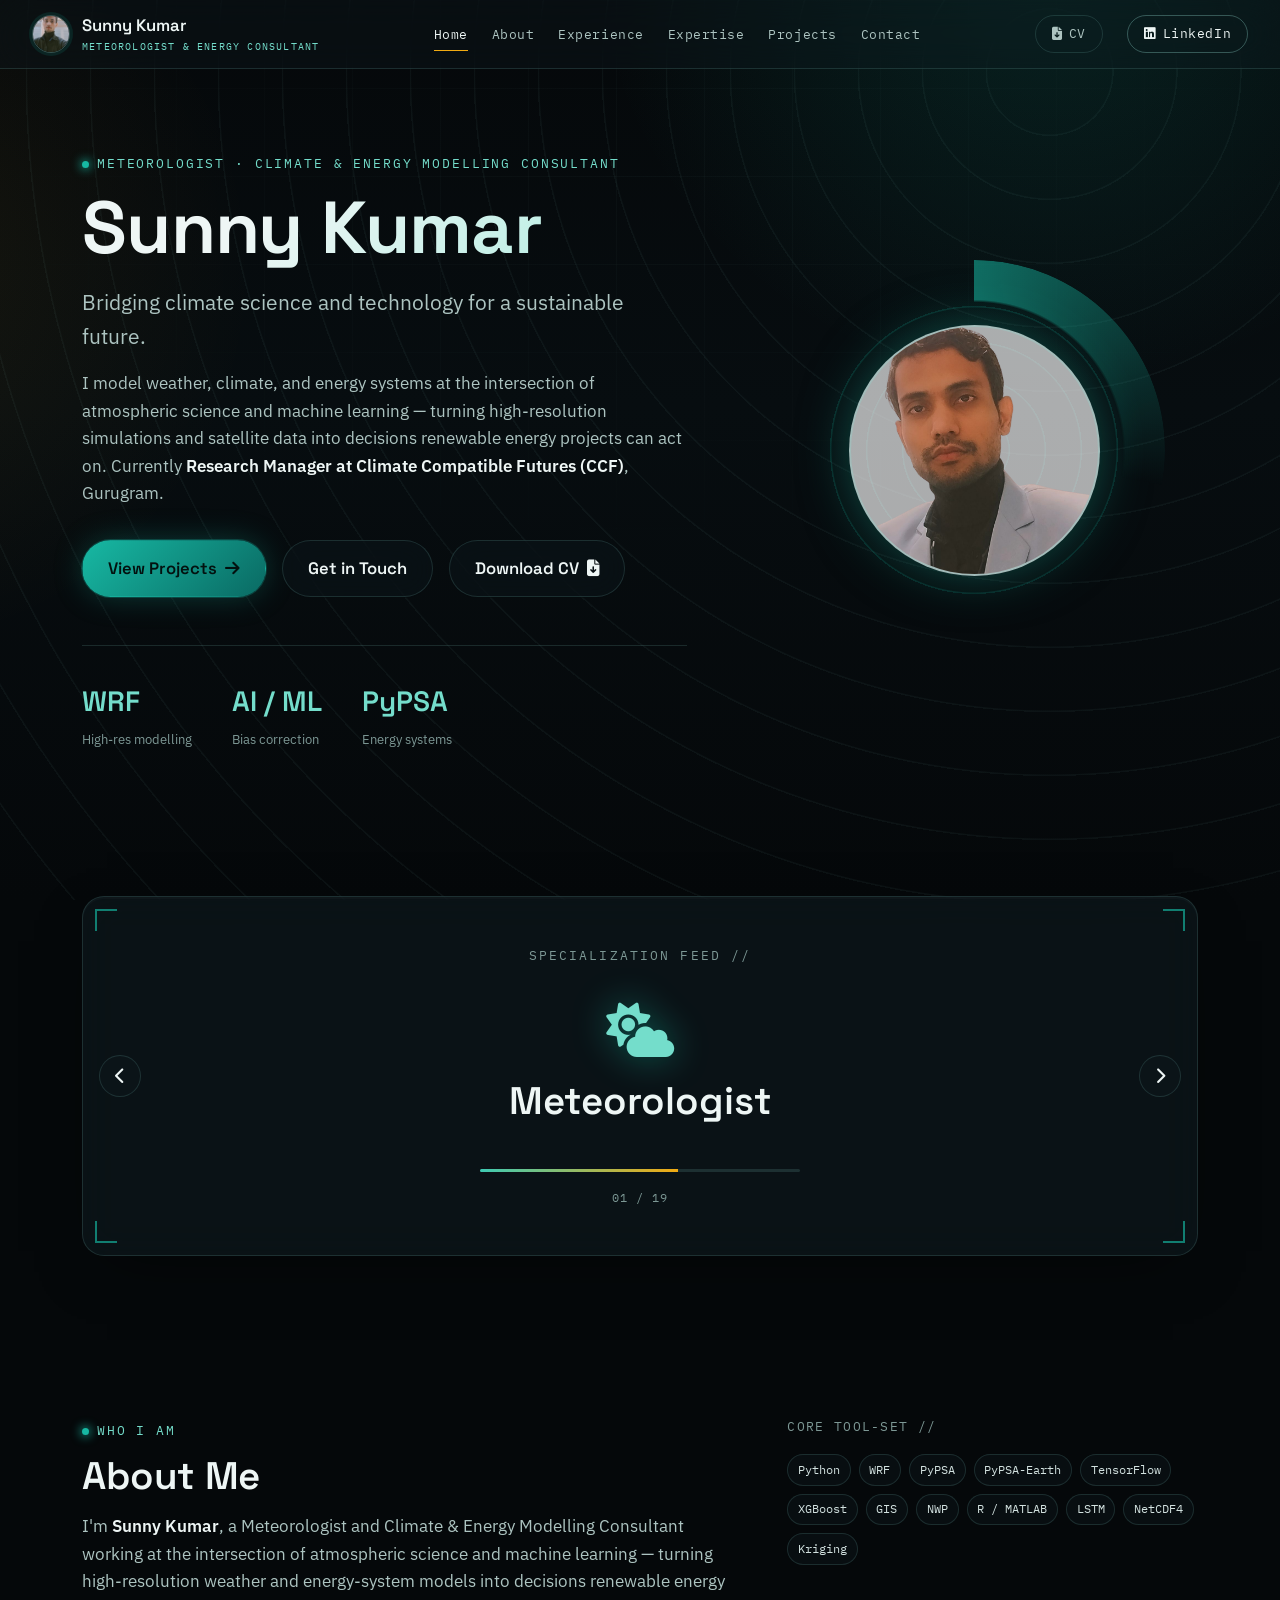
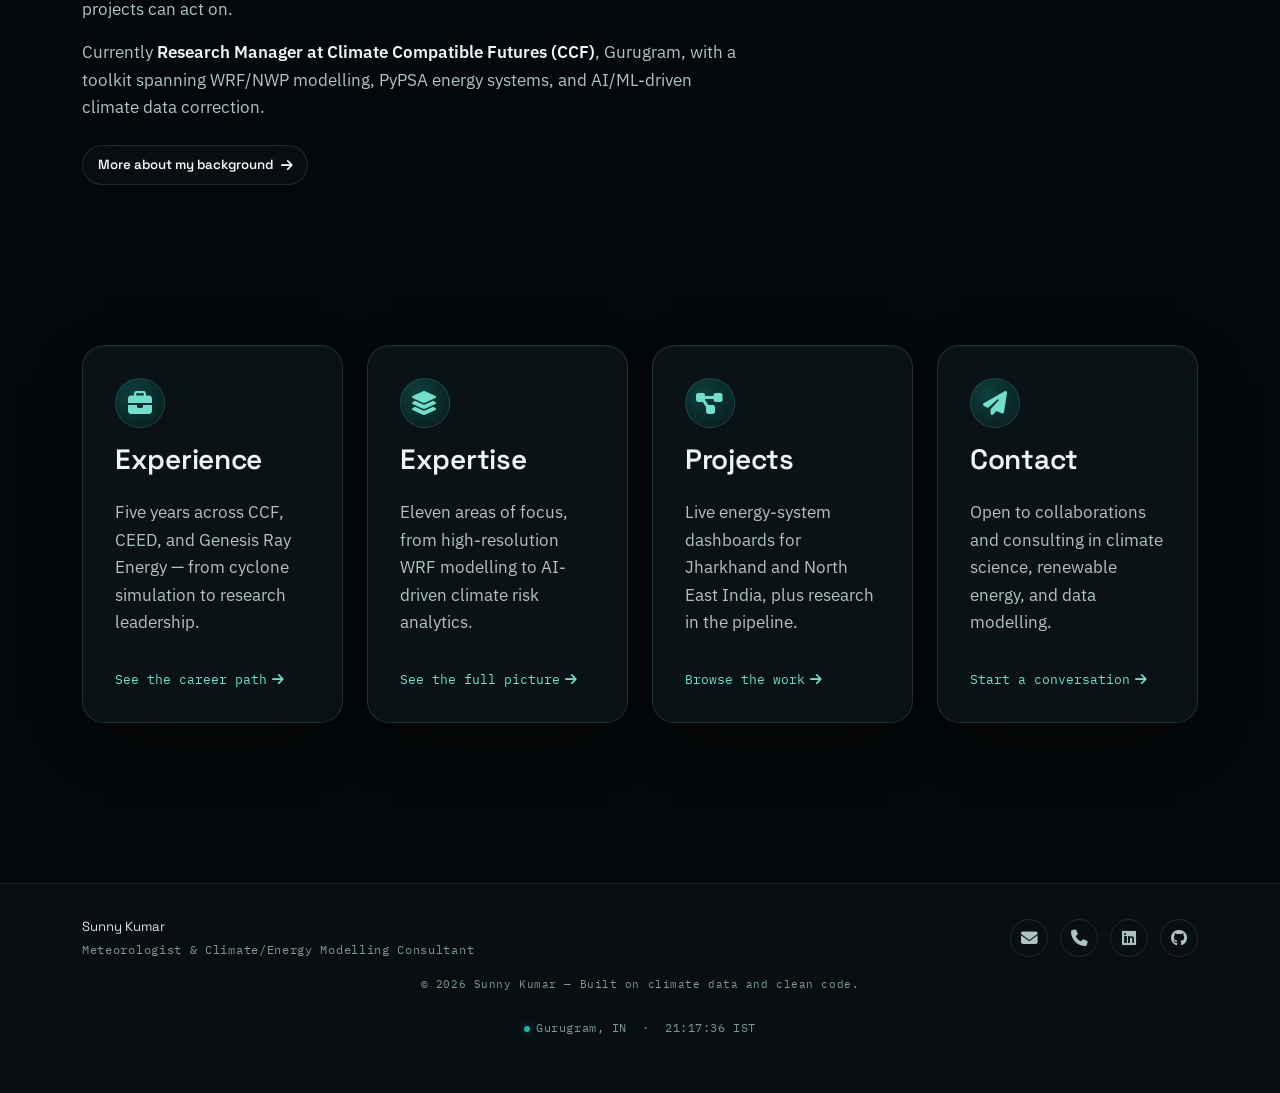
<file: index.html>
<!DOCTYPE html>
<html lang="en" class="no-js">
<head>
  <script>document.documentElement.classList.replace("no-js","js");</script>
  <meta charset="UTF-8" />
  <meta name="viewport" content="width=device-width, initial-scale=1.0" />
  <meta name="description" content="Sunny Kumar — Meteorologist and Climate & Energy Modelling Consultant specializing in WRF weather modelling, PyPSA energy systems, and AI/ML-driven climate data correction." />
  <title>Sunny Kumar — Meteorologist &amp; Climate/Energy Modelling Consultant</title>
  <link rel="icon" href="assets/img/favicon.svg" type="image/svg+xml" />

  <link rel="preconnect" href="https://fonts.googleapis.com" />
  <link rel="preconnect" href="https://fonts.gstatic.com" crossorigin />
  <link href="https://fonts.googleapis.com/css2?family=Space+Grotesk:wght@500;600;700&family=IBM+Plex+Sans:wght@400;500;600&family=IBM+Plex+Mono:wght@400;500&display=swap" rel="stylesheet" />
  <link
    rel="stylesheet"
    href="https://cdnjs.cloudflare.com/ajax/libs/font-awesome/6.7.2/css/all.min.css"
    integrity="sha512-Evv84Mr4kqVGRNSgIGL/F/aIDqQb7xQ2vcrdIwxfjThSH8CSR7PBEakCr51Ck+w+/U6swU2Im1vVX0SVk9ABhg=="
    crossorigin="anonymous"
    referrerpolicy="no-referrer" />

  <link rel="stylesheet" href="assets/css/tokens.css" />
  <link rel="stylesheet" href="assets/css/base.css" />
  <link rel="stylesheet" href="assets/css/navbar.css" />
  <link rel="stylesheet" href="assets/css/footer.css" />
  <link rel="stylesheet" href="assets/css/home.css" />
</head>
<body>
  <div class="atmos-field" aria-hidden="true"></div>
  <div id="site-header-mount"></div>

  <main>
    <!-- Hero -->
    <section class="hero container hero-grid">
      <div class="hero-copy reveal">
        <div class="eyebrow">Meteorologist · Climate &amp; Energy Modelling Consultant</div>
        <h1>Sunny Kumar</h1>
        <p class="lede">Bridging climate science and technology for a sustainable future.</p>
        <p>
          I model weather, climate, and energy systems at the intersection of atmospheric
          science and machine learning — turning high-resolution simulations and satellite
          data into decisions renewable energy projects can act on. Currently
          <strong>Research Manager at Climate Compatible Futures (CCF)</strong>, Gurugram.
        </p>
        <div class="hero-actions">
          <a href="projects.html" class="btn btn-primary">View Projects <i class="fa-solid fa-arrow-right" aria-hidden="true"></i></a>
          <a href="contact.html" class="btn btn-ghost">Get in Touch</a>
          <a href="assets/files/Sunny_Kumar_CV.pdf" class="btn btn-ghost" download>Download CV <i class="fa-solid fa-file-arrow-down" aria-hidden="true"></i></a>
        </div>
        <div class="hero-stats">
          <div><strong>WRF</strong><span>High-res modelling</span></div>
          <div><strong>AI / ML</strong><span>Bias correction</span></div>
          <div><strong>PyPSA</strong><span>Energy systems</span></div>
        </div>
      </div>
      <div class="hero-portrait reveal">
        <div class="radar-ring">
          <img src="assets/img/profile.png" alt="Portrait of Sunny Kumar" style="background-color: rgba(252, 252, 252, 0.671);"/>
        </div>
      </div>
      
    </section>

    <!-- Specialization HUD (native replacement for the old iframe widget) -->
    <section class="section">
      <div class="container">
        <div class="spec-panel glass reveal" id="specPanel">
          <span class="spec-corner tl"></span><span class="spec-corner tr"></span>
          <span class="spec-corner bl"></span><span class="spec-corner br"></span>

          <div class="spec-eyebrow mono-tag">Specialization feed //</div>

          <button class="spec-arrow left" id="specPrev" aria-label="Previous specialization">
            <i class="fa-solid fa-chevron-left" aria-hidden="true"></i>
          </button>

          <div class="spec-display" id="specDisplay">
            <i class="spec-icon fa-solid fa-cloud-sun" id="specIcon" aria-hidden="true"></i>
            <div class="spec-label" id="specLabel">Meteorologist</div>
          </div>

          <button class="spec-arrow right" id="specNext" aria-label="Next specialization">
            <i class="fa-solid fa-chevron-right" aria-hidden="true"></i>
          </button>

          <div class="spec-progress"><div class="spec-progress-bar" id="specProgressBar"></div></div>
          <div class="spec-tally" id="specTally">01 / 19</div>
        </div>
      </div>
    </section>

    <!-- About Me -->
    <section class="section">
      <div class="container about-grid">
        <div class="reveal">
          <div class="eyebrow">Who I am</div>
          <h2>About Me</h2>
          <p>
            I'm <strong>Sunny Kumar</strong>, a Meteorologist and Climate &amp; Energy
            Modelling Consultant working at the intersection of atmospheric science and
            machine learning — turning high-resolution weather and energy-system models
            into decisions renewable energy projects can act on.
          </p>
          <p>
            Currently <strong>Research Manager at Climate Compatible Futures (CCF)</strong>,
            Gurugram, with a toolkit spanning WRF/NWP modelling, PyPSA energy systems, and
            AI/ML-driven climate data correction.
          </p>
          <a href="about.html" class="btn btn-ghost btn-sm" style="margin-top:var(--sp-2)">
            More about my background <i class="fa-solid fa-arrow-right" aria-hidden="true"></i>
          </a>
        </div>
        <aside class="tag-panel reveal">
          <span class="mono-tag">Core tool-set //</span>
          <div class="tag-cloud">
            <span>Python</span><span>WRF</span><span>PyPSA</span><span>PyPSA-Earth</span>
            <span>TensorFlow</span><span>XGBoost</span><span>GIS</span><span>NWP</span>
            <span>R / MATLAB</span><span>LSTM</span><span>NetCDF4</span><span>Kriging</span>
          </div>
        </aside>
      </div>
    </section>

    <!-- Quick links -->
    <section class="section">
      <div class="container">
        <div class="quick-grid">
          <a href="experience.html" class="quick-tile card glass reveal">
            <span class="icon-ring"><i class="fa-solid fa-briefcase" aria-hidden="true"></i></span>
            <h3>Experience</h3>
            <p>Five years across CCF, CEED, and Genesis Ray Energy — from cyclone simulation to research leadership.</p>
            <span class="tile-go">See the career path <i class="fa-solid fa-arrow-right" aria-hidden="true"></i></span>
          </a>
          <a href="expertise.html" class="quick-tile card glass reveal">
            <span class="icon-ring"><i class="fa-solid fa-layer-group" aria-hidden="true"></i></span>
            <h3>Expertise</h3>
            <p>Eleven areas of focus, from high-resolution WRF modelling to AI-driven climate risk analytics.</p>
            <span class="tile-go">See the full picture <i class="fa-solid fa-arrow-right" aria-hidden="true"></i></span>
          </a>
          <a href="projects.html" class="quick-tile card glass reveal">
            <span class="icon-ring"><i class="fa-solid fa-diagram-project" aria-hidden="true"></i></span>
            <h3>Projects</h3>
            <p>Live energy-system dashboards for Jharkhand and North East India, plus research in the pipeline.</p>
            <span class="tile-go">Browse the work <i class="fa-solid fa-arrow-right" aria-hidden="true"></i></span>
          </a>
          <a href="contact.html" class="quick-tile card glass reveal">
            <span class="icon-ring"><i class="fa-solid fa-paper-plane" aria-hidden="true"></i></span>
            <h3>Contact</h3>
            <p>Open to collaborations and consulting in climate science, renewable energy, and data modelling.</p>
            <span class="tile-go">Start a conversation <i class="fa-solid fa-arrow-right" aria-hidden="true"></i></span>
          </a>
        </div>
      </div>
    </section>
  </main>

  <div id="site-footer-mount"></div>

  <script src="assets/js/components.js"></script>
  <script src="assets/js/home.js"></script>
</body>
</html>
</file>
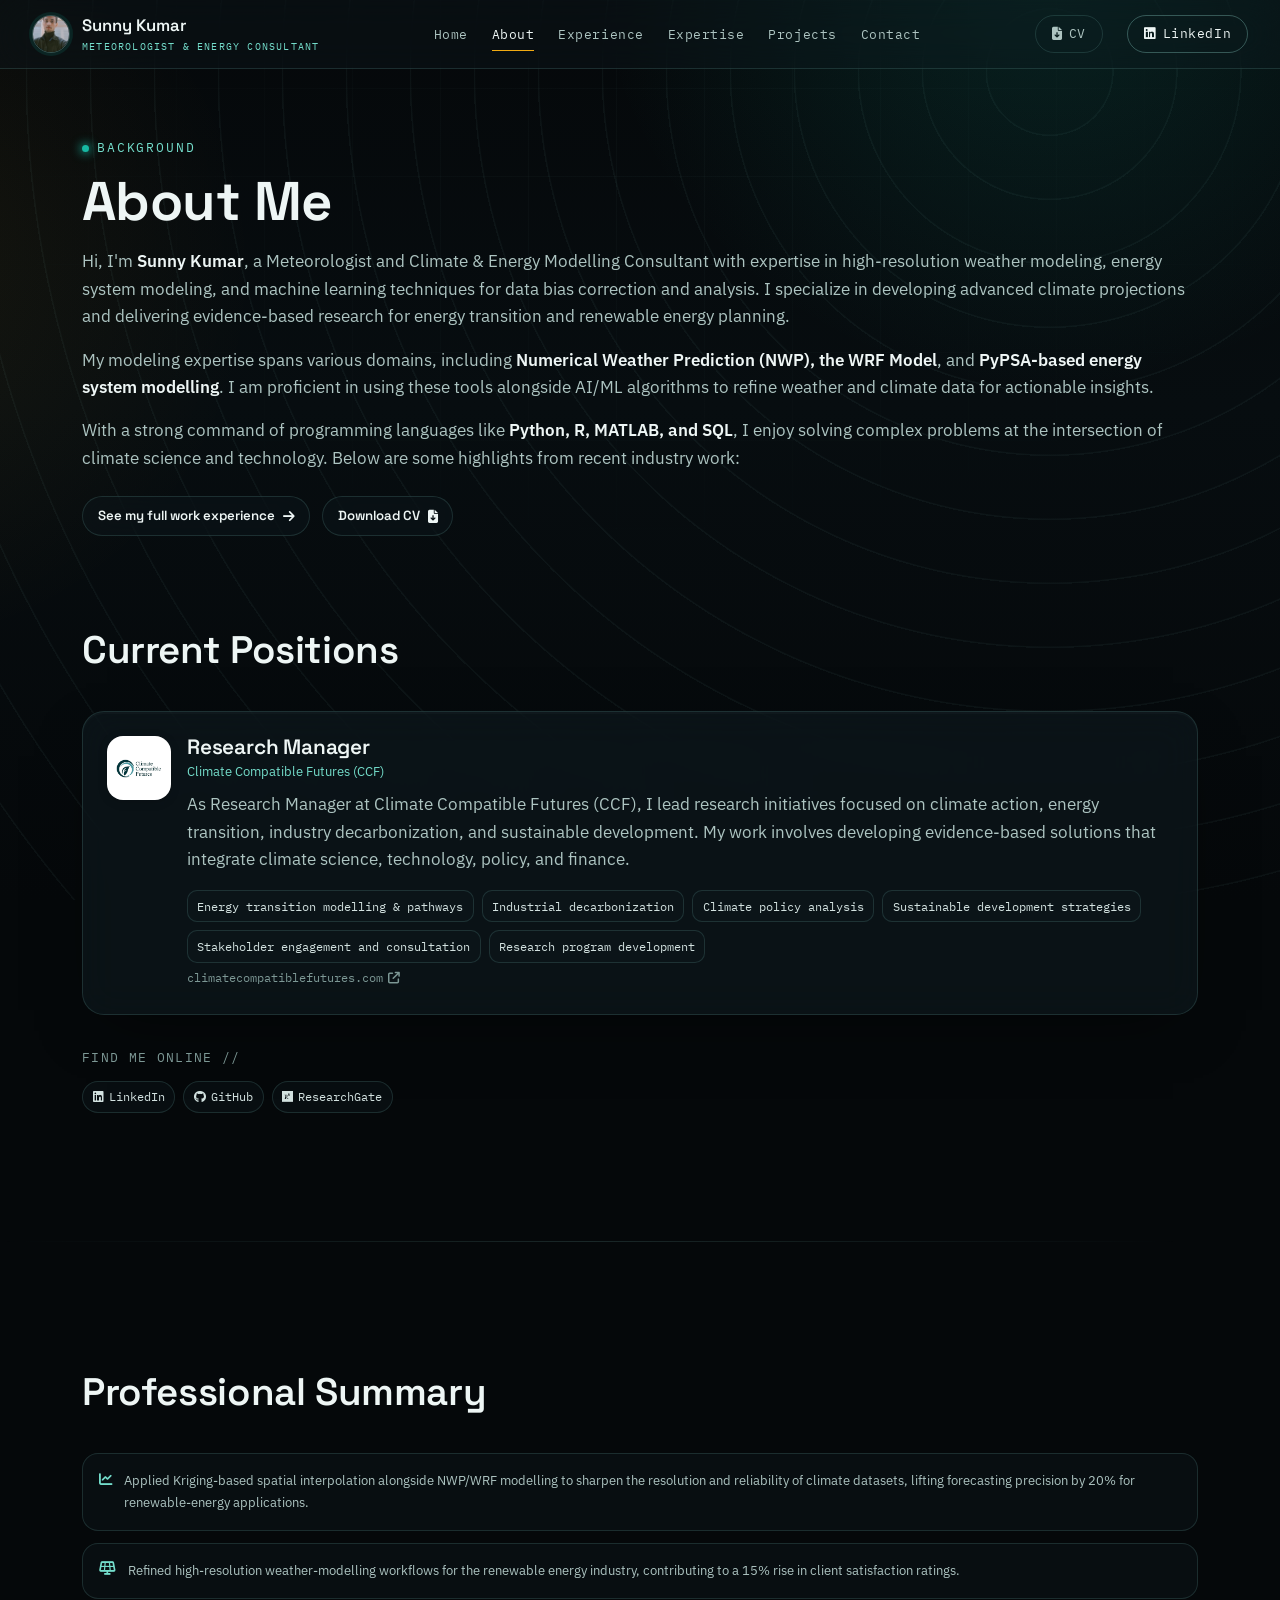
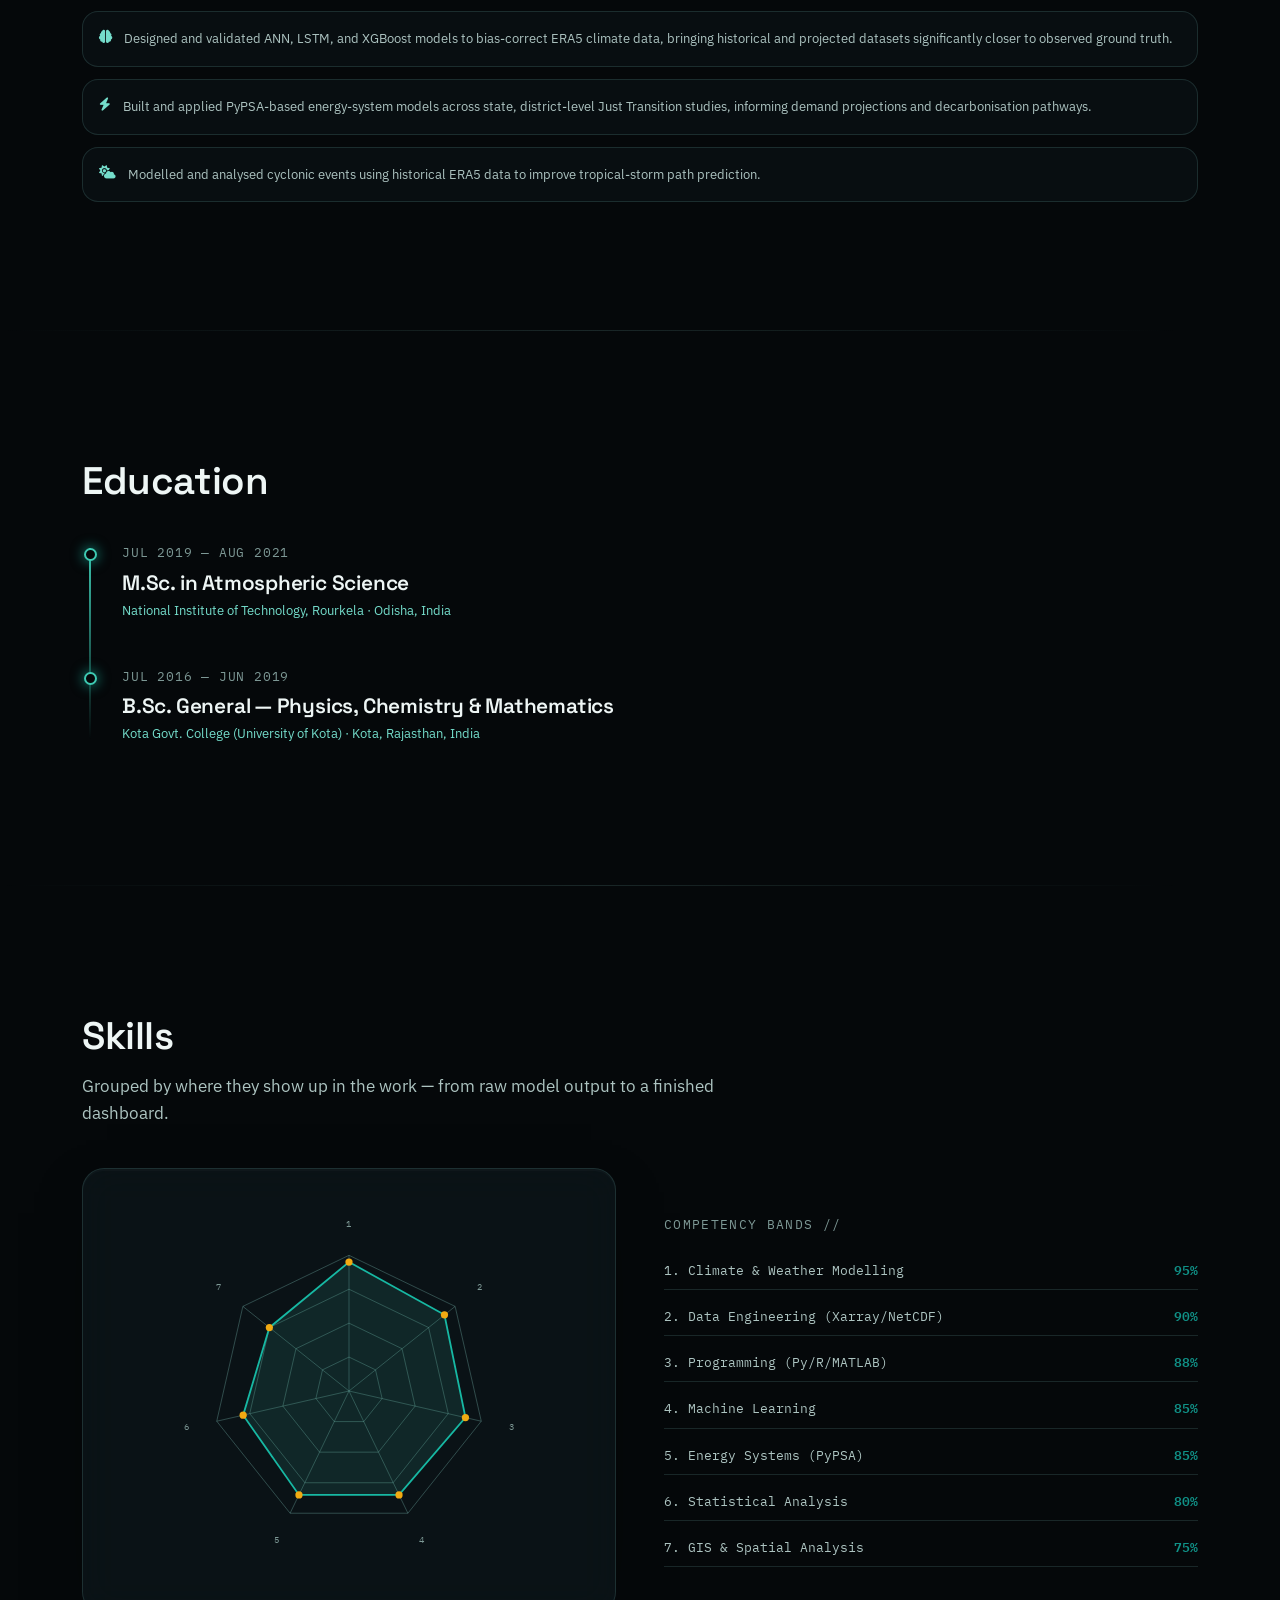
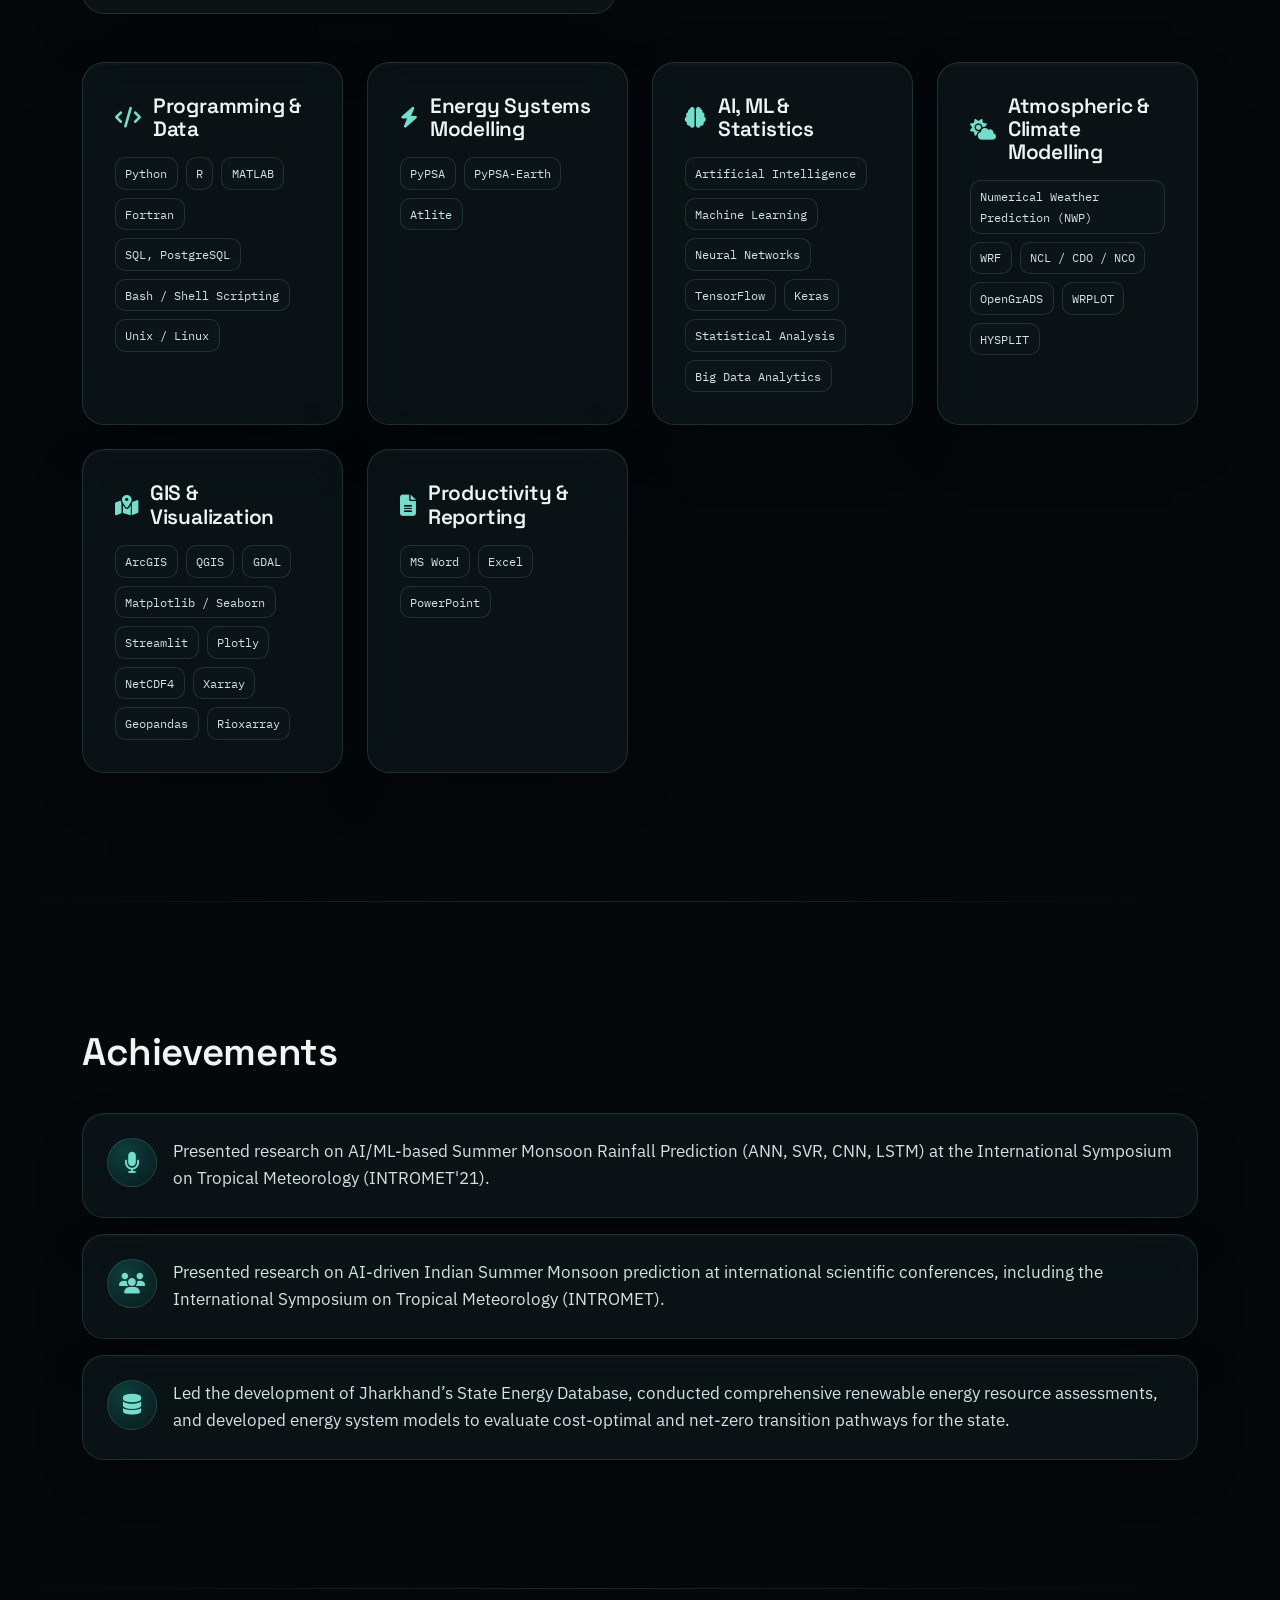
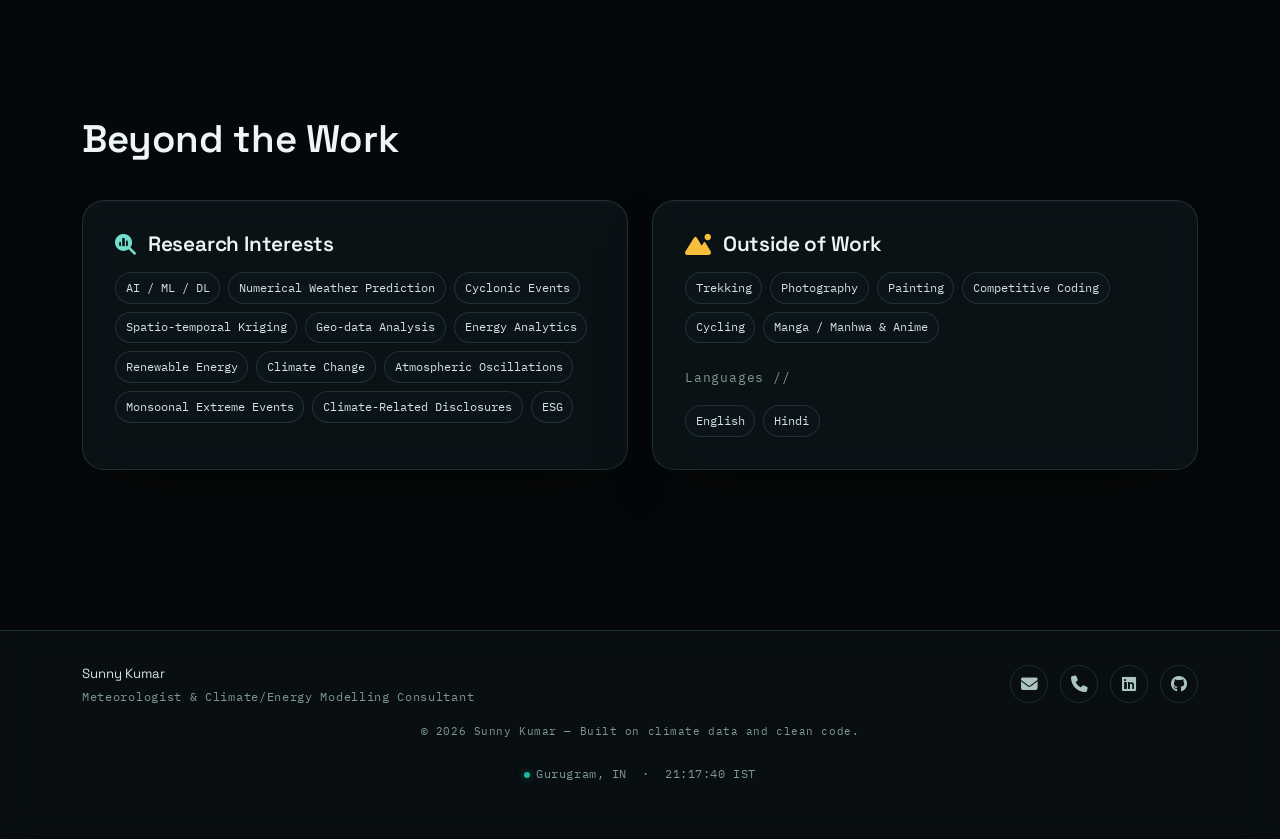
<file: about.html>
<!DOCTYPE html>
<html lang="en" class="no-js">
<head>
  <script>document.documentElement.classList.replace("no-js","js");</script>
  <meta charset="UTF-8" />
  <meta name="viewport" content="width=device-width, initial-scale=1.0" />
  <meta name="description" content="Work experience, education, technical skills, and achievements of Sunny Kumar — Meteorologist and Climate & Energy Modelling Consultant." />
  <title>About — Sunny Kumar</title>
  <link rel="icon" href="assets/img/favicon.svg" type="image/svg+xml" />

  <link rel="preconnect" href="https://fonts.googleapis.com" />
  <link rel="preconnect" href="https://fonts.gstatic.com" crossorigin />
  <link href="https://fonts.googleapis.com/css2?family=Space+Grotesk:wght@500;600;700&family=IBM+Plex+Sans:wght@400;500;600&family=IBM+Plex+Mono:wght@400;500&display=swap" rel="stylesheet" />
  <link
    rel="stylesheet"
    href="https://cdnjs.cloudflare.com/ajax/libs/font-awesome/6.7.2/css/all.min.css"
    integrity="sha512-Evv84Mr4kqVGRNSgIGL/F/aIDqQb7xQ2vcrdIwxfjThSH8CSR7PBEakCr51Ck+w+/U6swU2Im1vVX0SVk9ABhg=="
    crossorigin="anonymous"
    referrerpolicy="no-referrer" />

  <link rel="stylesheet" href="assets/css/tokens.css" />
  <link rel="stylesheet" href="assets/css/base.css" />
  <link rel="stylesheet" href="assets/css/navbar.css" />
  <link rel="stylesheet" href="assets/css/footer.css" />
  <link rel="stylesheet" href="assets/css/about.css" />
</head>
<body>
  <div class="atmos-field" aria-hidden="true"></div>
  <div id="site-header-mount"></div>

  <main>
    <section class="page-head container reveal">
      <div class="eyebrow">Background</div>
      <h1>About Me</h1>
      <p>
            Hi, I'm <strong>Sunny Kumar</strong>, a Meteorologist and Climate &amp; Energy
            Modelling Consultant with expertise in high-resolution weather modeling, energy
            system modeling, and machine learning techniques for data bias correction and
            analysis. I specialize in developing advanced climate projections and delivering
            evidence-based research for energy transition and renewable energy planning.
          </p>
          <p>
            My modeling expertise spans various domains, including
            <strong>Numerical Weather Prediction (NWP), the WRF Model</strong>, and
            <strong>PyPSA-based energy system modelling</strong>. I am proficient in using
            these tools alongside AI/ML algorithms to refine weather and climate data for
            actionable insights.
          </p>
          <p>
            With a strong command of programming languages like
            <strong>Python, R, MATLAB, and SQL</strong>, I enjoy solving complex problems at
            the intersection of climate science and technology. Below are some highlights
            from recent industry work:
          </p>
      <div class="page-head-actions" style="margin-top:var(--sp-5);display:flex;gap:var(--sp-3);flex-wrap:wrap;">
        <a href="experience.html" class="btn btn-ghost btn-sm">See my full work experience <i class="fa-solid fa-arrow-right" aria-hidden="true"></i></a>
        <a href="assets/files/Sunny_Kumar_CV.pdf" class="btn btn-ghost btn-sm" download>Download CV <i class="fa-solid fa-file-arrow-down" aria-hidden="true"></i></a>
      </div>
    </section>

    <!-- Current positions -->
    <section class="section container">
      <div class="section-head reveal">
        <h2>Current Positions</h2>
      </div>
      <div class="current-roles">
        <a href="https://www.climatecompatiblefutures.com/" target="_blank" rel="noopener" class="current-role card glass reveal">
          <span class="current-role-logo"><img src="assets/img/ccf-logo.png" alt="Climate Compatible Futures logo" /></span>
          <div>
            <h4>Research Manager</h4>
            <p class="exp-meta">Climate Compatible Futures (CCF)</p>
            <p> As Research Manager at Climate Compatible Futures (CCF), I lead research initiatives focused on climate action, 
              energy transition, industry decarbonization, and sustainable development. My work involves developing evidence-based solutions 
              that integrate climate science, technology, policy, and finance.</p>
              <ul class="skill-list">
                <li>Energy transition modelling & pathways</li>
                <li>Industrial decarbonization</li>
                <li>Climate policy analysis</li>
                <li>Sustainable development strategies</li>
                <li>Stakeholder engagement and consultation</li>
                <li>Research program development</li>
              </ul>
            <span class="current-role-link">climatecompatiblefutures.com <i class="fa-solid fa-arrow-up-right-from-square" aria-hidden="true"></i></span>
          </div>
        </a>

      </div>

      <div class="online-profiles reveal">
        <span class="mono-tag">Find me online //</span>
        <div class="tag-cloud">
          <a href="https://www.linkedin.com/in/sunny57911" target="_blank" rel="noopener"><i class="fa-brands fa-linkedin" aria-hidden="true"></i> LinkedIn</a>
          <a href="https://github.com/Sunny57911" target="_blank" rel="noopener"><i class="fa-brands fa-github" aria-hidden="true"></i> GitHub</a>
          <a href="https://www.researchgate.net/profile/Sunny-Kumar-110" target="_blank" rel="noopener"><i class="fa-brands fa-researchgate" aria-hidden="true"></i> ResearchGate</a>
        </div>
      </div>
    </section>

    <hr class="divider container" />

    <!-- Professional summary -->
    <section class="section container">
      <div class="section-head reveal">
        <h2>Professional Summary</h2>
      </div>
      <ul class="bullet-points reveal">
        <li><i class="fa-solid fa-chart-line" aria-hidden="true"></i> Applied Kriging-based spatial interpolation alongside NWP/WRF modelling to sharpen the resolution and reliability of climate datasets, lifting forecasting precision by 20% for renewable-energy applications.</li>
        <li><i class="fa-solid fa-solar-panel" aria-hidden="true"></i> Refined high-resolution weather-modelling workflows for the renewable energy industry, contributing to a 15% rise in client satisfaction ratings.</li>
        <li><i class="fa-solid fa-brain" aria-hidden="true"></i> Designed and validated ANN, LSTM, and XGBoost models to bias-correct ERA5 climate data, bringing historical and projected datasets significantly closer to observed ground truth.</li>
        <li><i class="fa-solid fa-bolt" aria-hidden="true"></i> Built and applied PyPSA-based energy-system models across state, district-level Just Transition studies, informing demand projections and decarbonisation pathways.</li>
        <li><i class="fa-solid fa-cloud-sun" aria-hidden="true"></i> Modelled and analysed cyclonic events using historical ERA5 data to improve tropical-storm path prediction.</li>
      </ul>
    </section>

    <hr class="divider container" />

    <!-- Education -->
    <section class="section container">
      <div class="section-head reveal">
        <h2>Education</h2>
      </div>
      <div class="timeline reveal">
        <div class="timeline-item">
          <span class="mono-tag">JUL 2019 — AUG 2021</span>
          <h4>M.Sc. in Atmospheric Science</h4>
          <p class="exp-meta">National Institute of Technology, Rourkela &middot; Odisha, India</p>
        </div>
        <div class="timeline-item">
          <span class="mono-tag">JUL 2016 — JUN 2019</span>
          <h4>B.Sc. General — Physics, Chemistry &amp; Mathematics</h4>
          <p class="exp-meta">Kota Govt. College (University of Kota) &middot; Kota, Rajasthan, India</p>
        </div>
      </div>
    </section>

    <hr class="divider container" />

    <!-- Skills -->
    <section class="section container">
      <div class="section-head reveal">
        <h2>Skills</h2>
        <p>Grouped by where they show up in the work — from raw model output to a finished dashboard.</p>
      </div>

      <div class="radar-wrap">
        <div class="radar-card glass reveal">
          <svg id="radarChart" viewBox="0 0 420 420" aria-label="Competency radar chart"></svg>
        </div>
        <div class="reveal">
          <span class="mono-tag" style="display:block;margin-bottom:var(--sp-4);text-transform:uppercase;letter-spacing:0.1em;">Competency bands //</span>
          <ul class="legend-list" id="legendList"></ul>
        </div>
      </div>

      <div class="skills-grid">
        <div class="skill-group card glass reveal">
          <h4><i class="fa-solid fa-code" aria-hidden="true" style="color:var(--teal-300)"></i> Programming &amp; Data</h4>
          <ul class="skill-list">
            <li>Python</li><li>R</li><li>MATLAB</li><li>Fortran</li>
            <li>SQL, PostgreSQL</li><li>Bash / Shell Scripting</li><li>Unix / Linux</li>
          </ul>
        </div>
        <div class="skill-group card glass reveal">
          <h4><i class="fa-solid fa-bolt" aria-hidden="true" style="color:var(--teal-300)"></i> Energy Systems Modelling</h4>
          <ul class="skill-list">
            <li>PyPSA</li><li>PyPSA-Earth</li><li>Atlite</li>
          </ul>
        </div>
        <div class="skill-group card glass reveal">
          <h4><i class="fa-solid fa-brain" aria-hidden="true" style="color:var(--teal-300)"></i> AI, ML &amp; Statistics</h4>
          <ul class="skill-list">
            <li>Artificial Intelligence</li><li>Machine Learning</li><li>Neural Networks</li>
            <li>TensorFlow</li><li>Keras</li><li>Statistical Analysis</li><li>Big Data Analytics</li>
          </ul>
        </div>
        <div class="skill-group card glass reveal">
          <h4><i class="fa-solid fa-cloud-sun" aria-hidden="true" style="color:var(--teal-300)"></i> Atmospheric &amp; Climate Modelling</h4>
          <ul class="skill-list">
            <li>Numerical Weather Prediction (NWP)</li><li>WRF</li><li>NCL / CDO / NCO</li>
            <li>OpenGrADS</li><li>WRPLOT</li><li>HYSPLIT</li>
          </ul>
        </div>
        <div class="skill-group card glass reveal">
          <h4><i class="fa-solid fa-map-location-dot" aria-hidden="true" style="color:var(--teal-300)"></i> GIS &amp; Visualization</h4>
          <ul class="skill-list">
            <li>ArcGIS</li><li>QGIS</li><li>GDAL</li><li>Matplotlib / Seaborn</li>
            <li>Streamlit</li><li>Plotly</li><li>NetCDF4</li><li>Xarray</li>
            <li>Geopandas</li><li>Rioxarray</li>
          </ul>
        </div>
        <div class="skill-group card glass reveal">
          <h4><i class="fa-solid fa-file-lines" aria-hidden="true" style="color:var(--teal-300)"></i> Productivity &amp; Reporting</h4>
          <ul class="skill-list">
            <li>MS Word</li><li>Excel</li><li>PowerPoint</li>
          </ul>
        </div>
      </div>
    </section>

    <hr class="divider container" />

    <!-- Achievements -->
    <section class="section container">
      <div class="section-head reveal">
        <h2>Achievements</h2>
      </div>
      <div class="achieve-list">
        <div class="achieve-item card glass reveal">
          <span class="icon-ring"><i class="fa-solid fa-microphone" aria-hidden="true"></i></span>
          <p>Presented research on AI/ML-based Summer Monsoon Rainfall Prediction (ANN, SVR, CNN, LSTM) at the International Symposium on Tropical Meteorology (INTROMET'21).</p>
        </div>
        <div class="achieve-item card glass reveal">
          <span class="icon-ring"><i class="fa-solid fa-users" aria-hidden="true"></i></span>
          <p>Presented research on AI-driven Indian Summer Monsoon prediction at international scientific conferences, including the International Symposium on Tropical Meteorology (INTROMET).</p>
        </div>
        <div class="achieve-item card glass reveal">
          <span class="icon-ring"><i class="fa-solid fa-database" aria-hidden="true"></i></span>
          <p>Led the development of Jharkhand’s State Energy Database, conducted comprehensive renewable energy resource assessments, 
            and developed energy system models to evaluate cost-optimal and net-zero transition pathways for the state.</p>
        </div>
        <!-- <div class="achieve-item card glass reveal">
          <span class="icon-ring"><i class="fa-solid fa-seedling" aria-hidden="true"></i></span>
          <p>Founded the GERINEXGEN Foundation, where I currently serve as Managing Director.</p>
        </div> -->
      </div>
    </section>

    <hr class="divider container" />

    <!-- Beyond the work -->
    <section class="section container">
      <div class="section-head reveal">
        <h2>Beyond the Work</h2>
      </div>
      <div class="beyond-grid">
        <div class="card glass reveal">
          <h4><i class="fa-solid fa-magnifying-glass-chart" aria-hidden="true" style="color:var(--teal-300)"></i> Research Interests</h4>
          <div class="tag-cloud">
            <span>AI / ML / DL</span><span>Numerical Weather Prediction</span><span>Cyclonic Events</span>
            <span>Spatio-temporal Kriging</span><span>Geo-data Analysis</span><span>Energy Analytics</span>
            <span>Renewable Energy</span><span>Climate Change</span><span>Atmospheric Oscillations</span>
            <span>Monsoonal Extreme Events</span><span>Climate-Related Disclosures</span><span>ESG</span>
          </div>
        </div>
        <div class="card glass reveal">
          <h4><i class="fa-solid fa-mountain-sun" aria-hidden="true" style="color:var(--amber-400)"></i> Outside of Work</h4>
          <div class="tag-cloud">
            <span>Trekking</span><span>Photography</span><span>Painting</span>
            <span>Competitive Coding</span><span>Cycling</span><span>Manga / Manhwa &amp; Anime</span>
          </div>
          <p class="mono-tag" style="margin-top:var(--sp-5)">Languages //</p>
          <div class="tag-cloud">
            <span>English</span><span>Hindi</span>
          </div>
        </div>
      </div>
    </section>
  </main>

  <div id="site-footer-mount"></div>

  <script src="assets/js/components.js"></script>
  <script src="assets/js/about.js"></script>
</body>
</html>
</file>
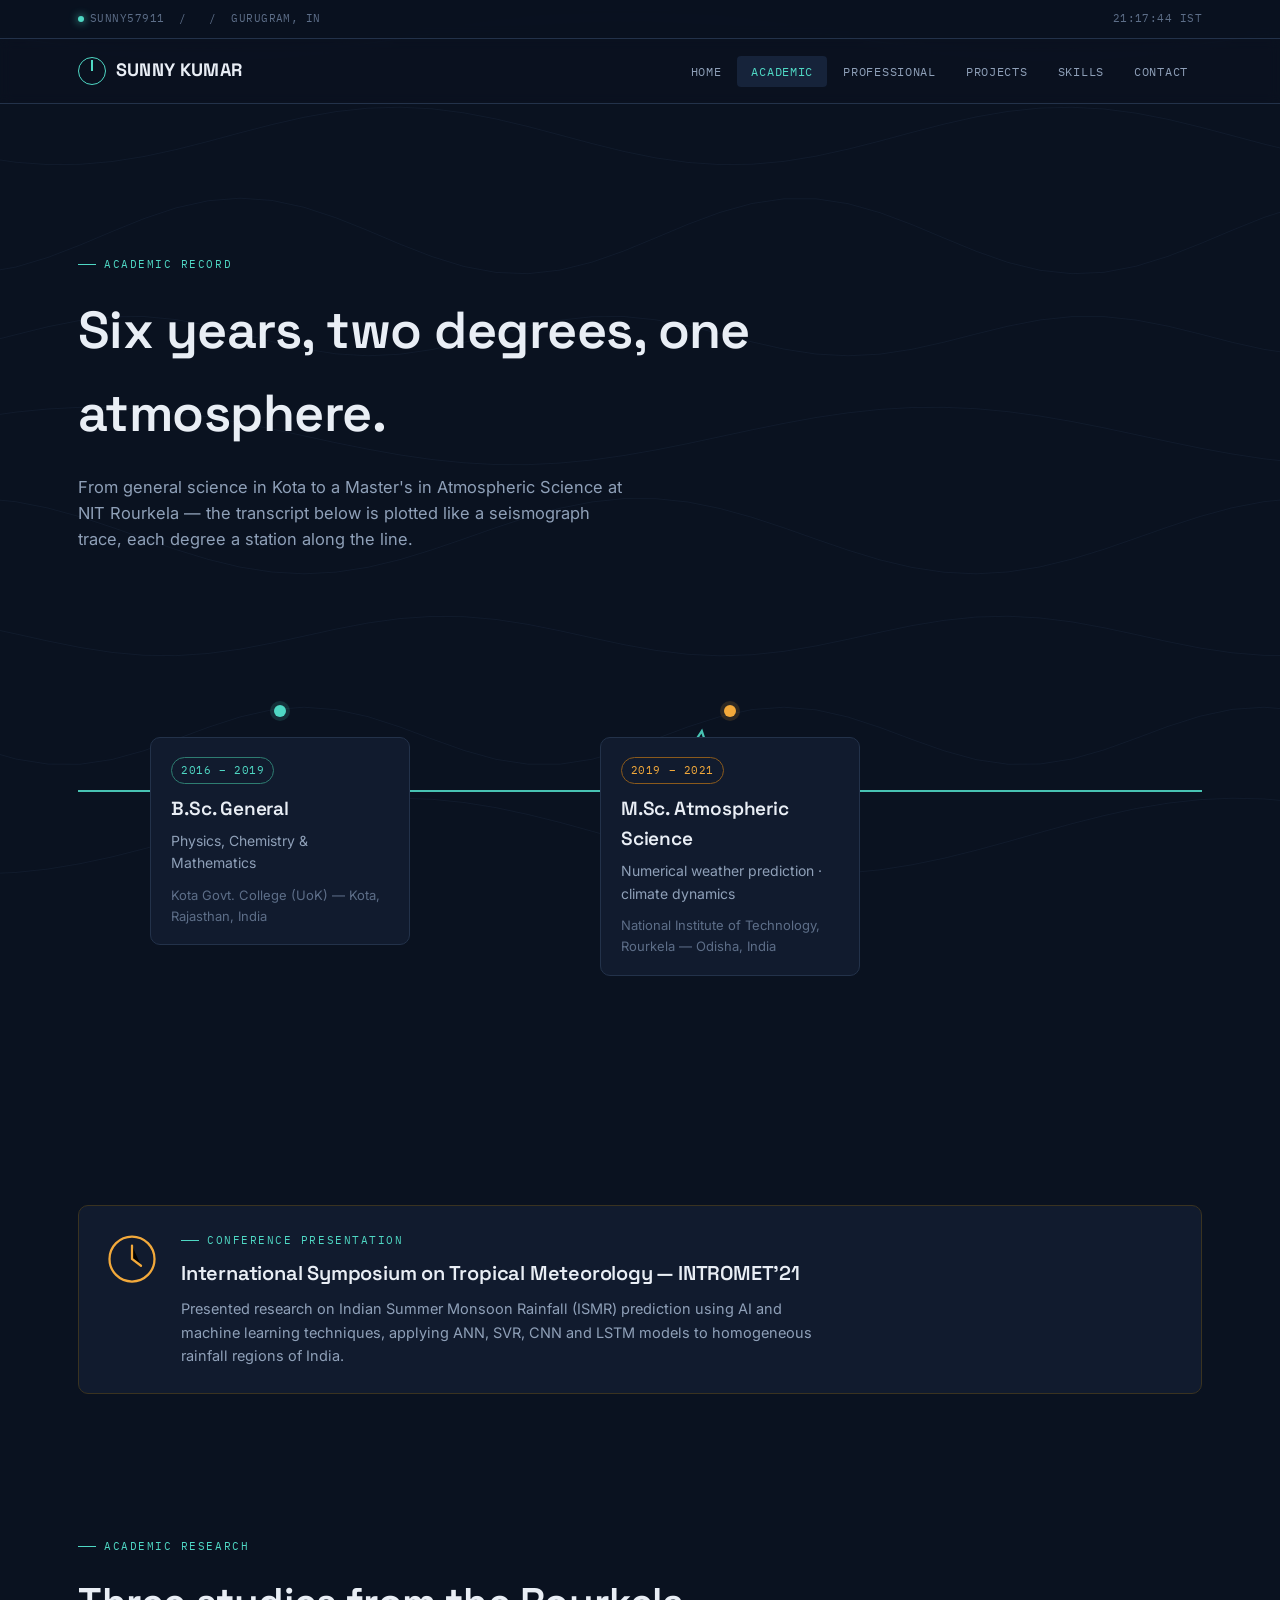
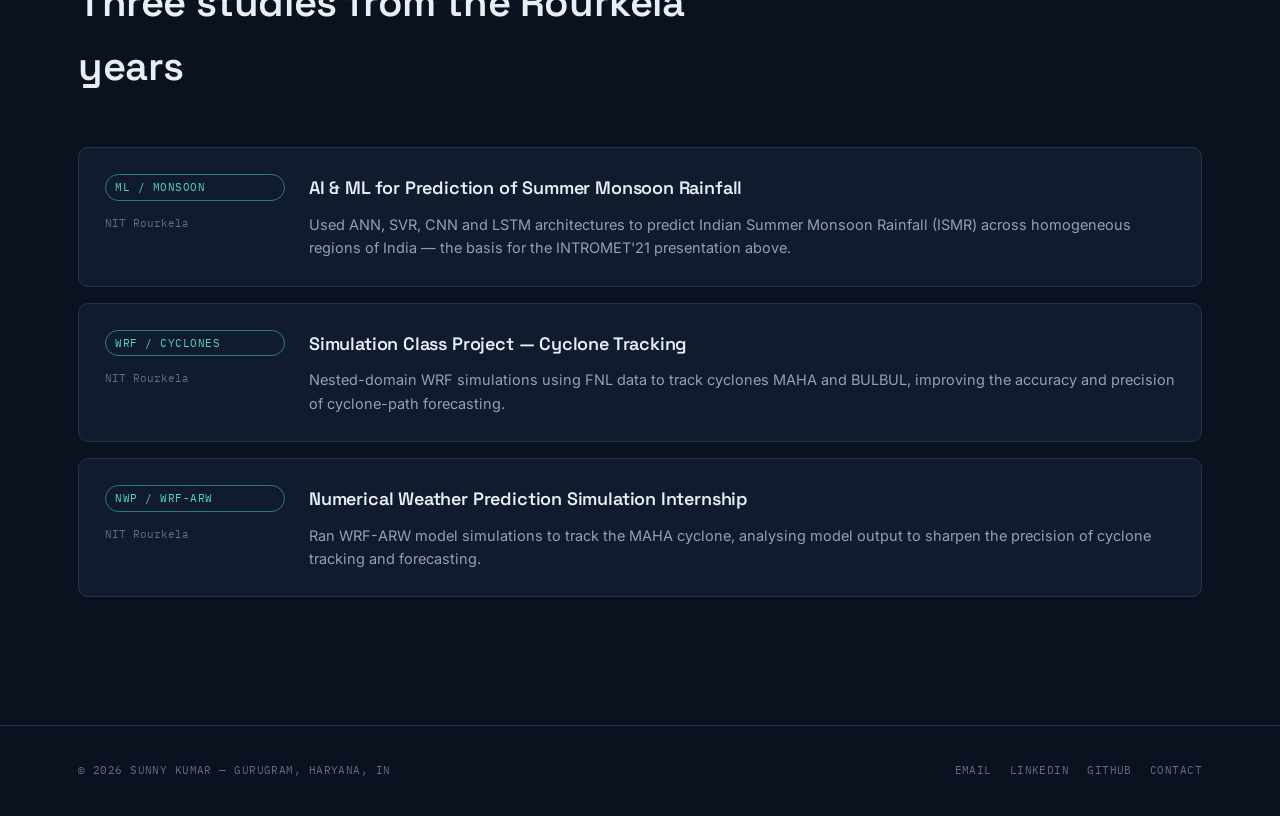
<file: academic.html>
<!DOCTYPE html>
<html lang="en">
<head>
<meta charset="UTF-8">
<meta name="viewport" content="width=device-width, initial-scale=1.0">
<title>Academic — Sunny Kumar</title>
<link rel="stylesheet" href="style.css">
</head>
<body>

<div class="contour-field" id="contourField"></div>

<div class="shell">

  <div id="site-header"></div>

  <main>

    <section style="padding-bottom:0;">
      <div class="wrap">
        <div class="eyebrow reveal in">Academic record</div>
        <h1 class="reveal in" style="font-size:clamp(32px,5vw,52px);max-width:680px;">
          Six years, two degrees, one atmosphere.
        </h1>
        <p class="reveal in" style="max-width:560px;color:var(--text-muted);font-size:16.5px;margin-top:18px;">
          From general science in Kota to a Master's in Atmospheric Science at NIT Rourkela —
          the transcript below is plotted like a seismograph trace, each degree a station along the line.
        </p>
      </div>
    </section>

    <!-- TRANSCRIPT / SEISMOGRAPH TIMELINE -->
    <section>
      <div class="wrap">
        <div class="transcript reveal">
          <svg viewBox="0 0 1000 160" preserveAspectRatio="none" class="transcript__wave">
            <path d="M0 80 L120 80 L150 30 L180 130 L220 80 L520 80 L555 20 L590 140 L630 80 L1000 80"
                  fill="none" stroke="var(--teal)" stroke-width="2"/>
          </svg>
          <div class="transcript__nodes">
            <div class="tnode" style="left:18%;">
              <span class="tnode__dot"></span>
              <div class="tnode__card">
                <span class="tag">2016 – 2019</span>
                <h3 style="margin-top:10px;font-size:19px;">B.Sc. General</h3>
                <p style="color:var(--text-muted);font-size:14px;margin-top:6px;">Physics, Chemistry & Mathematics</p>
                <p style="color:var(--text-dim);font-size:13px;margin-top:10px;">Kota Govt. College (UoK) — Kota, Rajasthan, India</p>
              </div>
            </div>
            <div class="tnode" style="left:58%;">
              <span class="tnode__dot amber"></span>
              <div class="tnode__card">
                <span class="tag" style="color:var(--amber);border-color:#8a5a1c;">2019 – 2021</span>
                <h3 style="margin-top:10px;font-size:19px;">M.Sc. Atmospheric Science</h3>
                <p style="color:var(--text-muted);font-size:14px;margin-top:6px;">Numerical weather prediction · climate dynamics</p>
                <p style="color:var(--text-dim);font-size:13px;margin-top:10px;">National Institute of Technology, Rourkela — Odisha, India</p>
              </div>
            </div>
          </div>
        </div>
      </div>
    </section>

    <!-- CONFERENCE BADGE -->
    <section class="tight">
      <div class="wrap">
        <div class="card conference-card reveal">
          <div class="conference-badge">
            <svg viewBox="0 0 48 48"><circle cx="24" cy="24" r="20" fill="none" stroke="var(--amber)" stroke-width="2"/><path d="M24 12v12l8 6" stroke="var(--amber)" stroke-width="2" stroke-linecap="round"/></svg>
          </div>
          <div>
            <div class="eyebrow" style="margin-bottom:8px;">Conference presentation</div>
            <h3 style="font-size:20px;">International Symposium on Tropical Meteorology — INTROMET'21</h3>
            <p style="color:var(--text-muted);margin-top:8px;font-size:14.5px;max-width:640px;">
              Presented research on Indian Summer Monsoon Rainfall (ISMR) prediction using AI and machine
              learning techniques, applying ANN, SVR, CNN and LSTM models to homogeneous rainfall regions of India.
            </p>
          </div>
        </div>
      </div>
    </section>

    <!-- ACADEMIC RESEARCH PROJECTS -->
    <section>
      <div class="wrap">
        <div class="section-head reveal">
          <div class="eyebrow">Academic research</div>
          <h2>Three studies from the Rourkela years</h2>
        </div>

        <div class="grid" style="grid-template-columns:1fr;gap:16px;">

          <div class="card research-row reveal">
            <div class="research-row__meta">
              <span class="tag">ML / Monsoon</span>
              <span style="font-family:var(--mono);font-size:11px;color:var(--text-dim);margin-top:10px;">NIT Rourkela</span>
            </div>
            <div>
              <h3 style="font-size:18px;">AI & ML for Prediction of Summer Monsoon Rainfall</h3>
              <p style="color:var(--text-muted);margin-top:10px;font-size:14.5px;">
                Used ANN, SVR, CNN and LSTM architectures to predict Indian Summer Monsoon Rainfall (ISMR)
                across homogeneous regions of India — the basis for the INTROMET'21 presentation above.
              </p>
            </div>
          </div>

          <div class="card research-row reveal">
            <div class="research-row__meta">
              <span class="tag">WRF / Cyclones</span>
              <span style="font-family:var(--mono);font-size:11px;color:var(--text-dim);margin-top:10px;">NIT Rourkela</span>
            </div>
            <div>
              <h3 style="font-size:18px;">Simulation Class Project — Cyclone Tracking</h3>
              <p style="color:var(--text-muted);margin-top:10px;font-size:14.5px;">
                Nested-domain WRF simulations using FNL data to track cyclones MAHA and BULBUL, improving
                the accuracy and precision of cyclone-path forecasting.
              </p>
            </div>
          </div>

          <div class="card research-row reveal">
            <div class="research-row__meta">
              <span class="tag">NWP / WRF-ARW</span>
              <span style="font-family:var(--mono);font-size:11px;color:var(--text-dim);margin-top:10px;">NIT Rourkela</span>
            </div>
            <div>
              <h3 style="font-size:18px;">Numerical Weather Prediction Simulation Internship</h3>
              <p style="color:var(--text-muted);margin-top:10px;font-size:14.5px;">
                Ran WRF-ARW model simulations to track the MAHA cyclone, analysing model output to sharpen
                the precision of cyclone tracking and forecasting.
              </p>
            </div>
          </div>

        </div>
      </div>
    </section>

  </main>

  <footer id="site-footer"></footer>

</div>

<style>
  .transcript{position:relative;padding:70px 0 190px;}
  .transcript__wave{width:100%;height:160px;display:block;opacity:0.9;}
  .transcript__nodes{position:absolute;top:0;left:0;right:0;height:100%;}
  .tnode{position:absolute;top:64px;transform:translateX(-50%);display:flex;flex-direction:column;align-items:center;}
  .tnode__dot{
    width:12px;height:12px;border-radius:50%;background:var(--teal);
    box-shadow:0 0 0 4px rgba(79,216,196,0.15);
    margin-bottom:20px;
  }
  .tnode__dot.amber{background:var(--amber);box-shadow:0 0 0 4px rgba(242,169,59,0.15);}
  .tnode__card{
    width:260px;background:var(--bg-panel);border:1px solid var(--line);border-radius:10px;padding:18px 20px;
  }
  @media (max-width:780px){
    .transcript{padding-bottom:520px;}
    .tnode{left:50% !important;position:absolute;}
    .tnode:nth-child(1){top:40px;}
    .tnode:nth-child(2){top:290px;}
  }

  .conference-card{display:flex;gap:22px;align-items:flex-start;border-color:#3a3320;}
  .conference-badge{width:54px;height:54px;flex-shrink:0;}
  .conference-badge svg{width:100%;height:100%;}

  .research-row{display:grid;grid-template-columns:180px 1fr;gap:24px;align-items:start;}
  .research-row__meta{display:flex;flex-direction:column;gap:4px;}
  @media (max-width:640px){.research-row{grid-template-columns:1fr;}}
</style>

<script src="navbar.js"></script>
<script src="footer.js"></script>
<script src="script.js"></script>
</body>
</html>
</file>
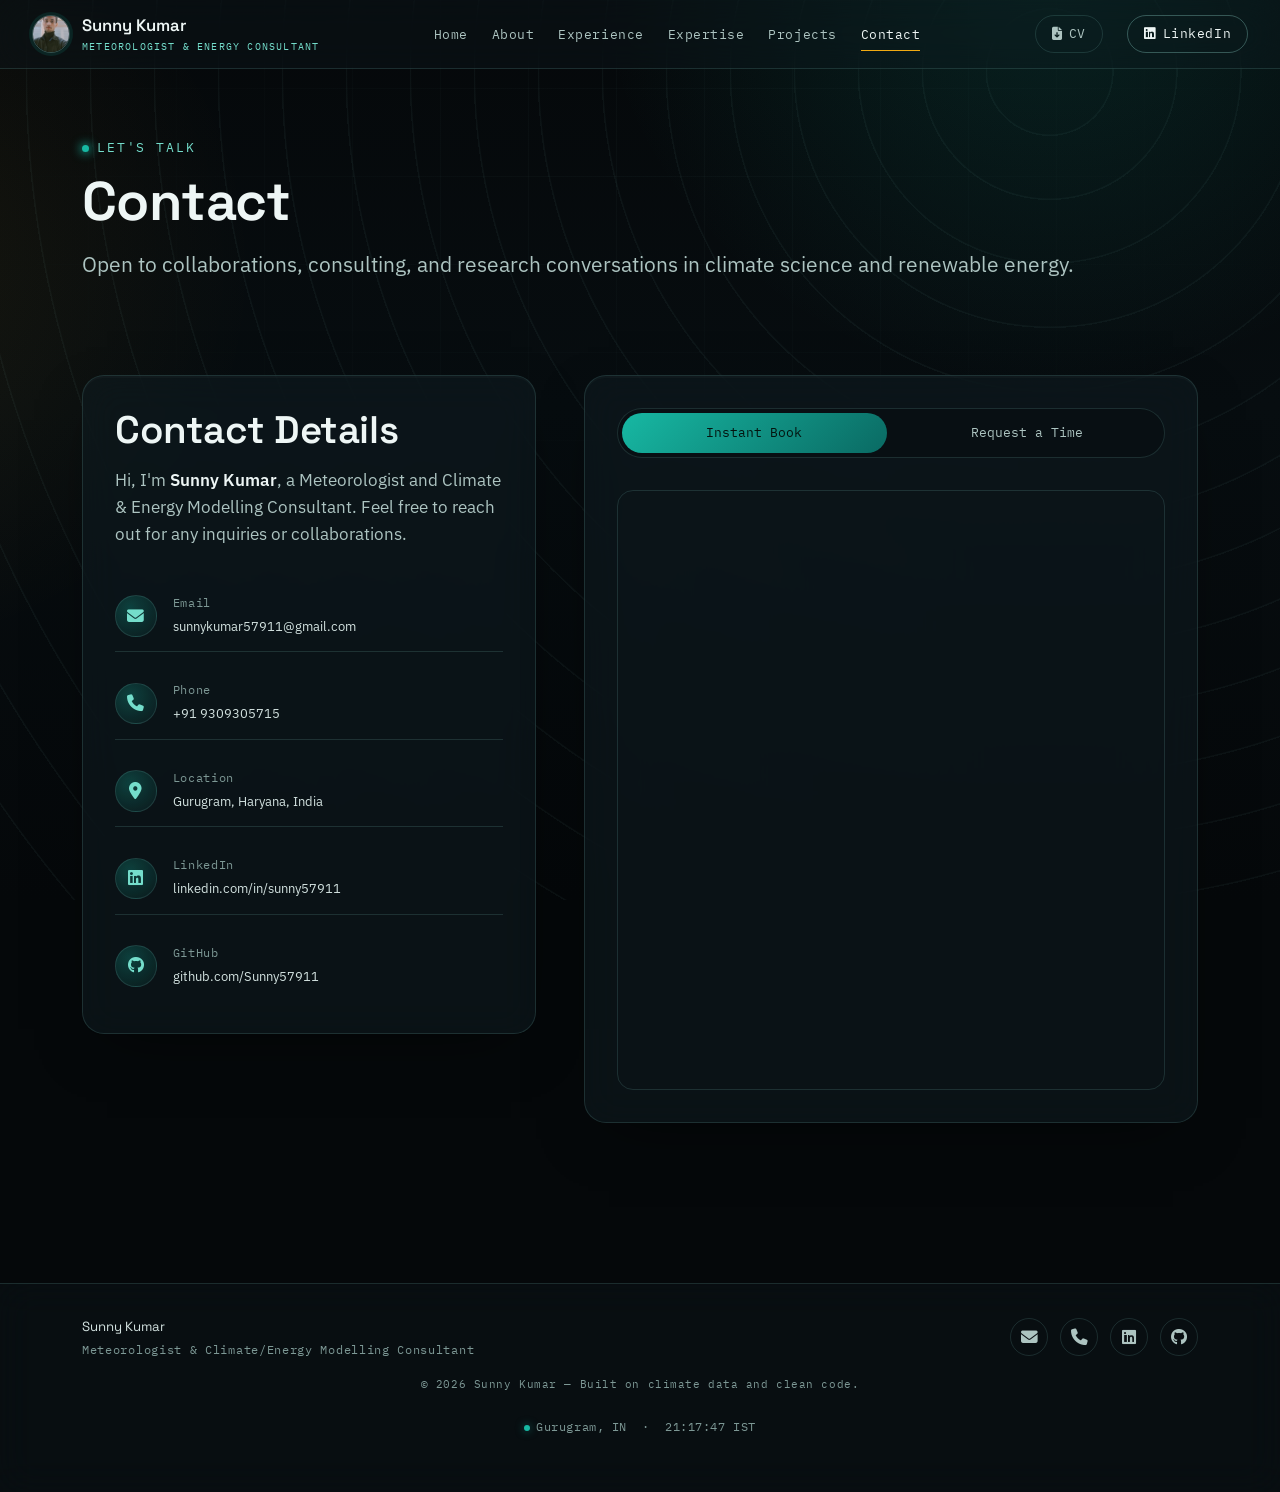
<file: contact.html>
<!DOCTYPE html>
<html lang="en" class="no-js">
<head>
  <script>document.documentElement.classList.replace("no-js","js");</script>
  <meta charset="UTF-8" />
  <meta name="viewport" content="width=device-width, initial-scale=1.0" />
  <meta name="description" content="Get in touch with Sunny Kumar — Meteorologist and Climate & Energy Modelling Consultant — by email, phone, or scheduled call." />
  <title>Contact — Sunny Kumar</title>
  <link rel="icon" href="assets/img/favicon.svg" type="image/svg+xml" />

  <link rel="preconnect" href="https://fonts.googleapis.com" />
  <link rel="preconnect" href="https://fonts.gstatic.com" crossorigin />
  <link href="https://fonts.googleapis.com/css2?family=Space+Grotesk:wght@500;600;700&family=IBM+Plex+Sans:wght@400;500;600&family=IBM+Plex+Mono:wght@400;500&display=swap" rel="stylesheet" />
  <link
    rel="stylesheet"
    href="https://cdnjs.cloudflare.com/ajax/libs/font-awesome/6.7.2/css/all.min.css"
    integrity="sha512-Evv84Mr4kqVGRNSgIGL/F/aIDqQb7xQ2vcrdIwxfjThSH8CSR7PBEakCr51Ck+w+/U6swU2Im1vVX0SVk9ABhg=="
    crossorigin="anonymous"
    referrerpolicy="no-referrer" />

  <link rel="stylesheet" href="assets/css/tokens.css" />
  <link rel="stylesheet" href="assets/css/base.css" />
  <link rel="stylesheet" href="assets/css/navbar.css" />
  <link rel="stylesheet" href="assets/css/footer.css" />
  <link rel="stylesheet" href="assets/css/contact.css" />
</head>
<body>
  <div class="atmos-field" aria-hidden="true"></div>
  <div id="site-header-mount"></div>

  <main>
    <section class="page-head container reveal">
      <div class="eyebrow">Let's talk</div>
      <h1>Contact</h1>
      <p class="lede">Open to collaborations, consulting, and research conversations in climate science and renewable energy.</p>
    </section>

    <section class="section container contact-grid">
      <div class="contact-card card glass reveal">
        <h2>Contact Details</h2>
        <p>
          Hi, I'm <strong>Sunny Kumar</strong>, a Meteorologist and Climate &amp; Energy
          Modelling Consultant. Feel free to reach out for any inquiries or collaborations.
        </p>
        <div class="contact-list">
          <a href="mailto:sunnykumar57911@gmail.com">
            <span class="icon-ring"><i class="fa-solid fa-envelope" aria-hidden="true"></i></span>
            <span><span class="contact-label">Email</span><span class="contact-value">sunnykumar57911@gmail.com</span></span>
          </a>
          <a href="tel:+919309305715">
            <span class="icon-ring"><i class="fa-solid fa-phone" aria-hidden="true"></i></span>
            <span><span class="contact-label">Phone</span><span class="contact-value">+91 9309305715</span></span>
          </a>
          <span class="contact-list-static">
            <span class="icon-ring"><i class="fa-solid fa-location-dot" aria-hidden="true"></i></span>
            <span><span class="contact-label">Location</span><span class="contact-value">Gurugram, Haryana, India</span></span>
          </span>
          <a href="https://www.linkedin.com/in/sunny57911" target="_blank" rel="noopener">
            <span class="icon-ring"><i class="fa-brands fa-linkedin" aria-hidden="true"></i></span>
            <span><span class="contact-label">LinkedIn</span><span class="contact-value">linkedin.com/in/sunny57911</span></span>
          </a>
          <a href="https://github.com/Sunny57911" target="_blank" rel="noopener">
            <span class="icon-ring"><i class="fa-brands fa-github" aria-hidden="true"></i></span>
            <span><span class="contact-label">GitHub</span><span class="contact-value">github.com/Sunny57911</span></span>
          </a>
        </div>
      </div>

      <div class="booking-panel card glass reveal">
        <div class="tab-row" role="tablist">
          <button class="tab-btn is-active" type="button" data-tab="tabCalendly" role="tab">Instant Book</button>
          <button class="tab-btn" type="button" data-tab="tabRequest" role="tab">Request a Time</button>
        </div>

        <div class="tab-panel is-active" id="tabCalendly">
          <div class="calendly-inline-widget" data-url="https://calendly.com/sunny57911" style="min-width:280px;height:600px;"></div>
          <script src="https://assets.calendly.com/assets/external/widget.js" async></script>
        </div>

        <div class="tab-panel" id="tabRequest">
          <div class="request-note">
            <i class="fa-solid fa-circle-info" aria-hidden="true"></i>
            <span>Prefer not to use Calendly? Send a time that works for you — it's emailed to me directly, no account needed on your end.</span>
          </div>
          <form id="requestForm" novalidate>
            <input type="hidden" name="access_key" value="45816b3a-5925-4921-a489-780d32f86fea" />
            <input type="checkbox" name="botcheck" style="display:none" tabindex="-1" autocomplete="off" />
            <div class="field-row">
              <div class="field">
                <label for="reqName">Name</label>
                <input type="text" id="reqName" name="name" required />
              </div>
              <div class="field">
                <label for="reqEmail">Email</label>
                <input type="email" id="reqEmail" name="email" required />
              </div>
            </div>
            <div class="field-row">
              <div class="field">
                <label for="reqDate">Preferred date</label>
                <input type="date" id="reqDate" name="date" required />
              </div>
              <div class="field">
                <label for="reqTime">Preferred time (IST)</label>
                <input type="time" id="reqTime" name="time" required />
              </div>
            </div>
            <div class="field">
              <label for="reqDuration">Duration</label>
              <select id="reqDuration" name="duration">
                <option value="15">15 minutes</option>
                <option value="30" selected>30 minutes</option>
                <option value="45">45 minutes</option>
                <option value="60">60 minutes</option>
              </select>
            </div>
            <div class="field">
              <label for="reqMessage">What would you like to discuss?</label>
              <textarea id="reqMessage" name="message" placeholder="A line or two of context helps me prepare."></textarea>
            </div>
            <div class="form-actions">
              <button type="submit" class="btn btn-amber">Send Request <i class="fa-solid fa-paper-plane" aria-hidden="true"></i></button>
              <span class="form-status" id="requestStatus"></span>
            </div>
          </form>
        </div>
      </div>
    </section>
  </main>

  <div id="site-footer-mount"></div>

  <script src="assets/js/components.js"></script>
  <script src="assets/js/contact.js"></script>
</body>
</html>
</file>
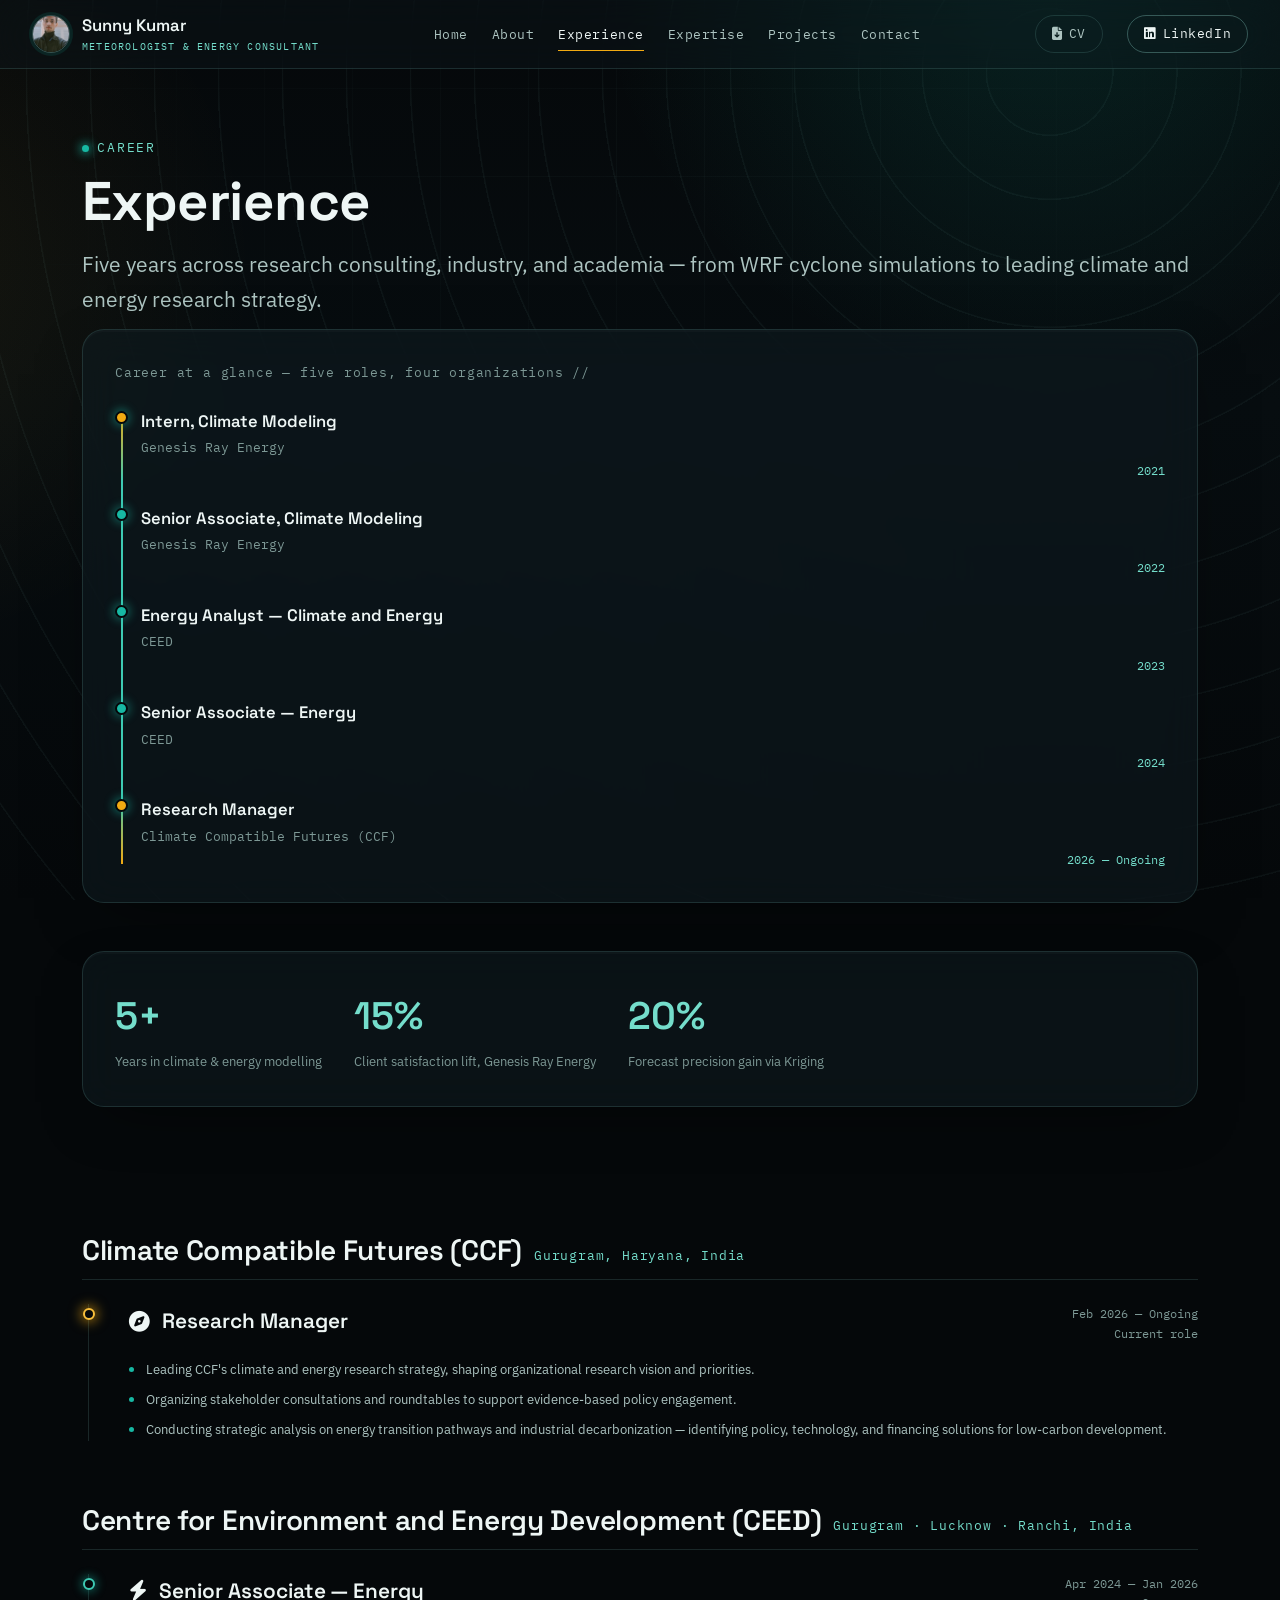
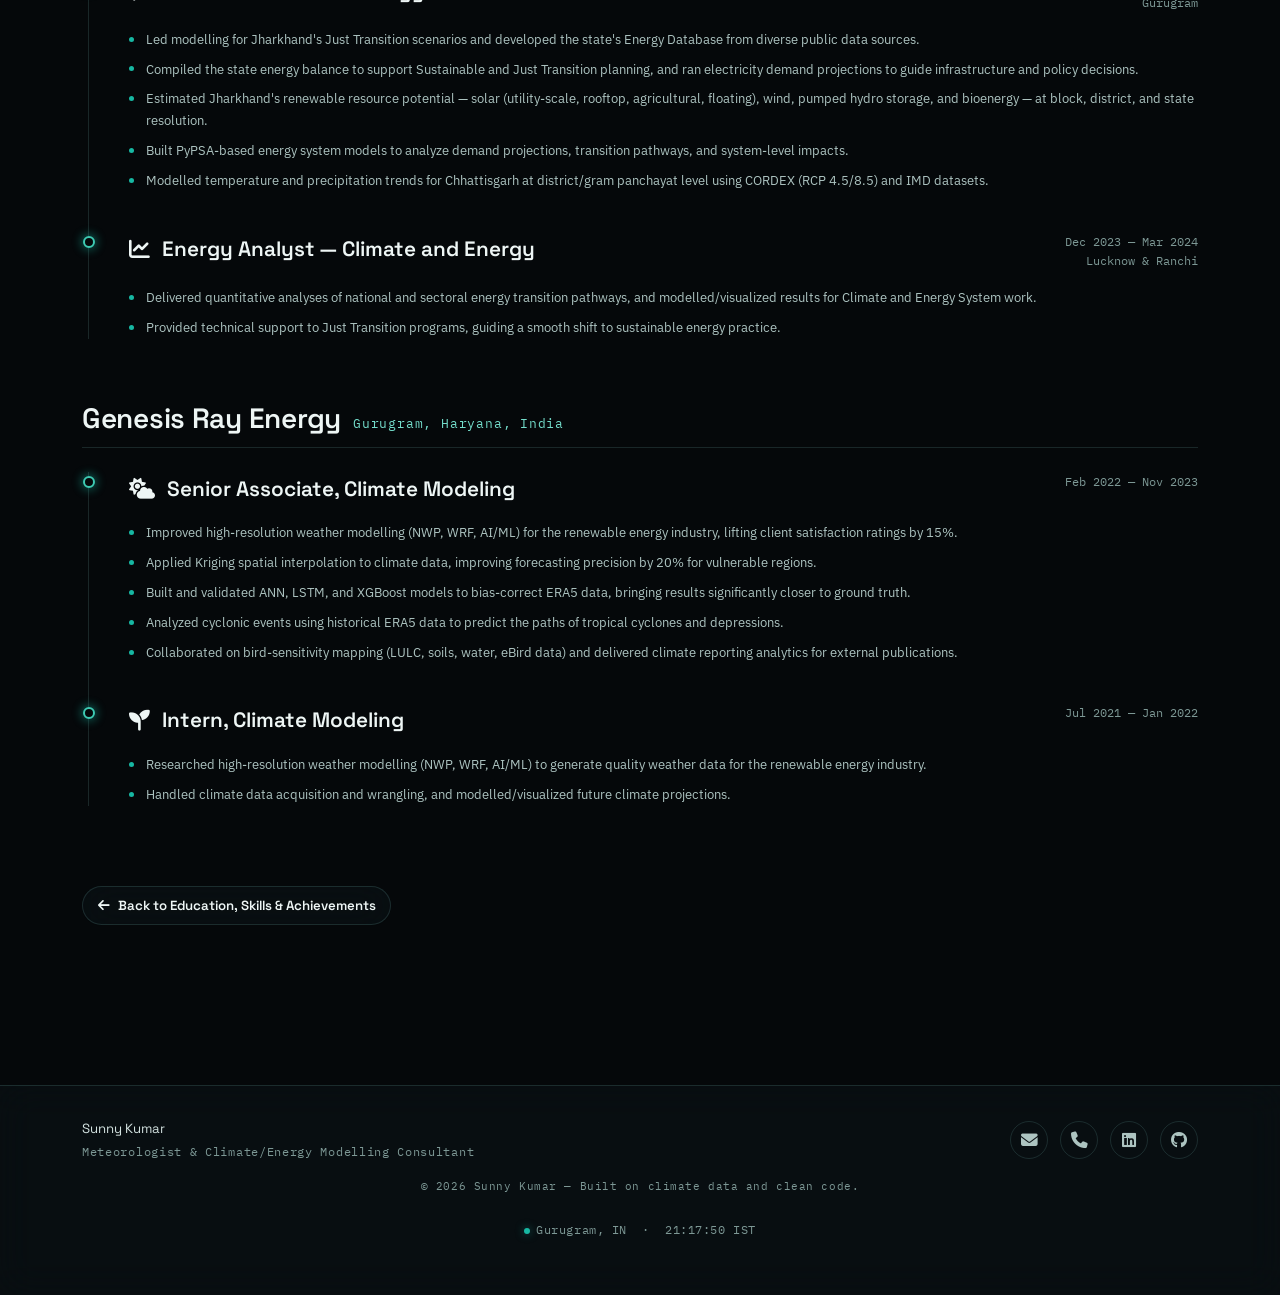
<file: experience.html>
<!DOCTYPE html>
<html lang="en" class="no-js">
<head>
  <script>document.documentElement.classList.replace("no-js","js");</script>
  <meta charset="UTF-8" />
  <meta name="viewport" content="width=device-width, initial-scale=1.0" />
  <meta name="description" content="Work experience of Sunny Kumar — Research Manager at Climate Compatible Futures, with prior roles in climate and energy modelling at CEED and Genesis Ray Energy." />
  <title>Experience — Sunny Kumar</title>
  <link rel="icon" href="assets/img/favicon.svg" type="image/svg+xml" />

  <link rel="preconnect" href="https://fonts.googleapis.com" />
  <link rel="preconnect" href="https://fonts.gstatic.com" crossorigin />
  <link href="https://fonts.googleapis.com/css2?family=Space+Grotesk:wght@500;600;700&family=IBM+Plex+Sans:wght@400;500;600&family=IBM+Plex+Mono:wght@400;500&display=swap" rel="stylesheet" />
  <link
    rel="stylesheet"
    href="https://cdnjs.cloudflare.com/ajax/libs/font-awesome/6.7.2/css/all.min.css"
    integrity="sha512-Evv84Mr4kqVGRNSgIGL/F/aIDqQb7xQ2vcrdIwxfjThSH8CSR7PBEakCr51Ck+w+/U6swU2Im1vVX0SVk9ABhg=="
    crossorigin="anonymous"
    referrerpolicy="no-referrer" />

  <link rel="stylesheet" href="assets/css/tokens.css" />
  <link rel="stylesheet" href="assets/css/base.css" />
  <link rel="stylesheet" href="assets/css/navbar.css" />
  <link rel="stylesheet" href="assets/css/footer.css" />
  <link rel="stylesheet" href="assets/css/experience.css" />
</head>
<body>
  <div class="atmos-field" aria-hidden="true"></div>
  <div id="site-header-mount"></div>

  <main>
    <section class="page-head container reveal">
      <div class="eyebrow">Career</div>
      <h1>Experience</h1>
      <p class="lede">Five years across research consulting, industry, and academia — from WRF cyclone simulations to leading climate and energy research strategy.</p>
    </section>

    <!-- Career path: quick-glance vertical progression -->
    <section class="container reveal">
      <div class="career-path card glass">
        <p class="mono-tag" style="margin-bottom:var(--sp-5)">Career at a glance — five roles, four organizations //</p>
        <ol class="path-list">
          <li>
            <span class="path-dot" style="background:var(--amber-500)"></span>
            <span class="path-role">Intern, Climate Modeling</span>
            <span class="path-org">Genesis Ray Energy</span>
            <span class="path-year">2021</span>
          </li>
          <li>
            <span class="path-dot"></span>
            <span class="path-role">Senior Associate, Climate Modeling</span>
            <span class="path-org">Genesis Ray Energy</span>
            <span class="path-year">2022</span>
          </li>
          <li>
            <span class="path-dot"></span>
            <span class="path-role">Energy Analyst — Climate and Energy</span>
            <span class="path-org">CEED</span>
            <span class="path-year">2023</span>
          </li>
          <li>
            <span class="path-dot"></span>
            <span class="path-role">Senior Associate — Energy</span>
            <span class="path-org">CEED</span>
            <span class="path-year">2024</span>
          </li>
          <li>
            <span class="path-dot" style="background:var(--amber-500)"></span>
            <span class="path-role">Research Manager</span>
            <span class="path-org">Climate Compatible Futures (CCF)</span>
            <span class="path-year">2026 — Ongoing</span>
          </li>
        </ol>
      </div>
    </section>

    <section class="container reveal">
      <div class="exp-stat-row card glass">
        <div class="exp-stat"><strong>5+</strong><span>Years in climate &amp; energy modelling</span></div>
        <div class="exp-stat"><strong>15%</strong><span>Client satisfaction lift, Genesis Ray Energy</span></div>
        <div class="exp-stat"><strong>20%</strong><span>Forecast precision gain via Kriging</span></div>
      </div>
    </section>

    <section class="section container">
      <div class="exp-company reveal">
        <div class="exp-company-head">
          <h3>Climate Compatible Futures (CCF)</h3>
          <span class="mono-tag">Gurugram, Haryana, India</span>
        </div>
        <div class="exp-roles">
          <div class="exp-role is-current">
            <div class="exp-role-head">
              <span class="exp-role-title"><i class="fa-solid fa-compass" aria-hidden="true"></i> Research Manager</span>
              <span class="exp-role-meta">Feb 2026 — Ongoing<span class="exp-loc">Current role</span></span>
            </div>
            <ul class="exp-bullets">
              <li>Leading CCF's climate and energy research strategy, shaping organizational research vision and priorities.</li>
              <li>Organizing stakeholder consultations and roundtables to support evidence-based policy engagement.</li>
              <li>Conducting strategic analysis on energy transition pathways and industrial decarbonization — identifying policy, technology, and financing solutions for low-carbon development.</li>
            </ul>
          </div>
        </div>
      </div>

      <div class="exp-company reveal">
        <div class="exp-company-head">
          <h3>Centre for Environment and Energy Development (CEED)</h3>
          <span class="mono-tag">Gurugram · Lucknow · Ranchi, India</span>
        </div>
        <div class="exp-roles">
          <div class="exp-role">
            <div class="exp-role-head">
              <span class="exp-role-title"><i class="fa-solid fa-bolt" aria-hidden="true"></i> Senior Associate — Energy</span>
              <span class="exp-role-meta">Apr 2024 — Jan 2026<span class="exp-loc">Gurugram</span></span>
            </div>
            <ul class="exp-bullets">
              <li>Led modelling for Jharkhand's Just Transition scenarios and developed the state's Energy Database from diverse public data sources.</li>
              <li>Compiled the state energy balance to support Sustainable and Just Transition planning, and ran electricity demand projections to guide infrastructure and policy decisions.</li>
              <li>Estimated Jharkhand's renewable resource potential — solar (utility-scale, rooftop, agricultural, floating), wind, pumped hydro storage, and bioenergy — at block, district, and state resolution.</li>
              <li>Built PyPSA-based energy system models to analyze demand projections, transition pathways, and system-level impacts.</li>
              <li>Modelled temperature and precipitation trends for Chhattisgarh at district/gram panchayat level using CORDEX (RCP 4.5/8.5) and IMD datasets.</li>
            </ul>
          </div>
          <div class="exp-role">
            <div class="exp-role-head">
              <span class="exp-role-title"><i class="fa-solid fa-chart-line" aria-hidden="true"></i> Energy Analyst — Climate and Energy</span>
              <span class="exp-role-meta">Dec 2023 — Mar 2024<span class="exp-loc">Lucknow &amp; Ranchi</span></span>
            </div>
            <ul class="exp-bullets">
              <li>Delivered quantitative analyses of national and sectoral energy transition pathways, and modelled/visualized results for Climate and Energy System work.</li>
              <li>Provided technical support to Just Transition programs, guiding a smooth shift to sustainable energy practice.</li>
            </ul>
          </div>
        </div>
      </div>

      <div class="exp-company reveal">
        <div class="exp-company-head">
          <h3>Genesis Ray Energy</h3>
          <span class="mono-tag">Gurugram, Haryana, India</span>
        </div>
        <div class="exp-roles">
          <div class="exp-role">
            <div class="exp-role-head">
              <span class="exp-role-title"><i class="fa-solid fa-cloud-sun" aria-hidden="true"></i> Senior Associate, Climate Modeling</span>
              <span class="exp-role-meta">Feb 2022 — Nov 2023</span>
            </div>
            <ul class="exp-bullets">
              <li>Improved high-resolution weather modelling (NWP, WRF, AI/ML) for the renewable energy industry, lifting client satisfaction ratings by 15%.</li>
              <li>Applied Kriging spatial interpolation to climate data, improving forecasting precision by 20% for vulnerable regions.</li>
              <li>Built and validated ANN, LSTM, and XGBoost models to bias-correct ERA5 data, bringing results significantly closer to ground truth.</li>
              <li>Analyzed cyclonic events using historical ERA5 data to predict the paths of tropical cyclones and depressions.</li>
              <li>Collaborated on bird-sensitivity mapping (LULC, soils, water, eBird data) and delivered climate reporting analytics for external publications.</li>
            </ul>
          </div>
          <div class="exp-role">
            <div class="exp-role-head">
              <span class="exp-role-title"><i class="fa-solid fa-seedling" aria-hidden="true"></i> Intern, Climate Modeling</span>
              <span class="exp-role-meta">Jul 2021 — Jan 2022</span>
            </div>
            <ul class="exp-bullets">
              <li>Researched high-resolution weather modelling (NWP, WRF, AI/ML) to generate quality weather data for the renewable energy industry.</li>
              <li>Handled climate data acquisition and wrangling, and modelled/visualized future climate projections.</li>
            </ul>
          </div>
        </div>
      </div>
    </section>

    <section class="container reveal" style="padding-bottom:var(--sp-10)">
      <a href="about.html" class="btn btn-ghost btn-sm"><i class="fa-solid fa-arrow-left" aria-hidden="true"></i> Back to Education, Skills &amp; Achievements</a>
    </section>
  </main>

  <div id="site-footer-mount"></div>

  <script src="assets/js/components.js"></script>
</body>
</html>
</file>
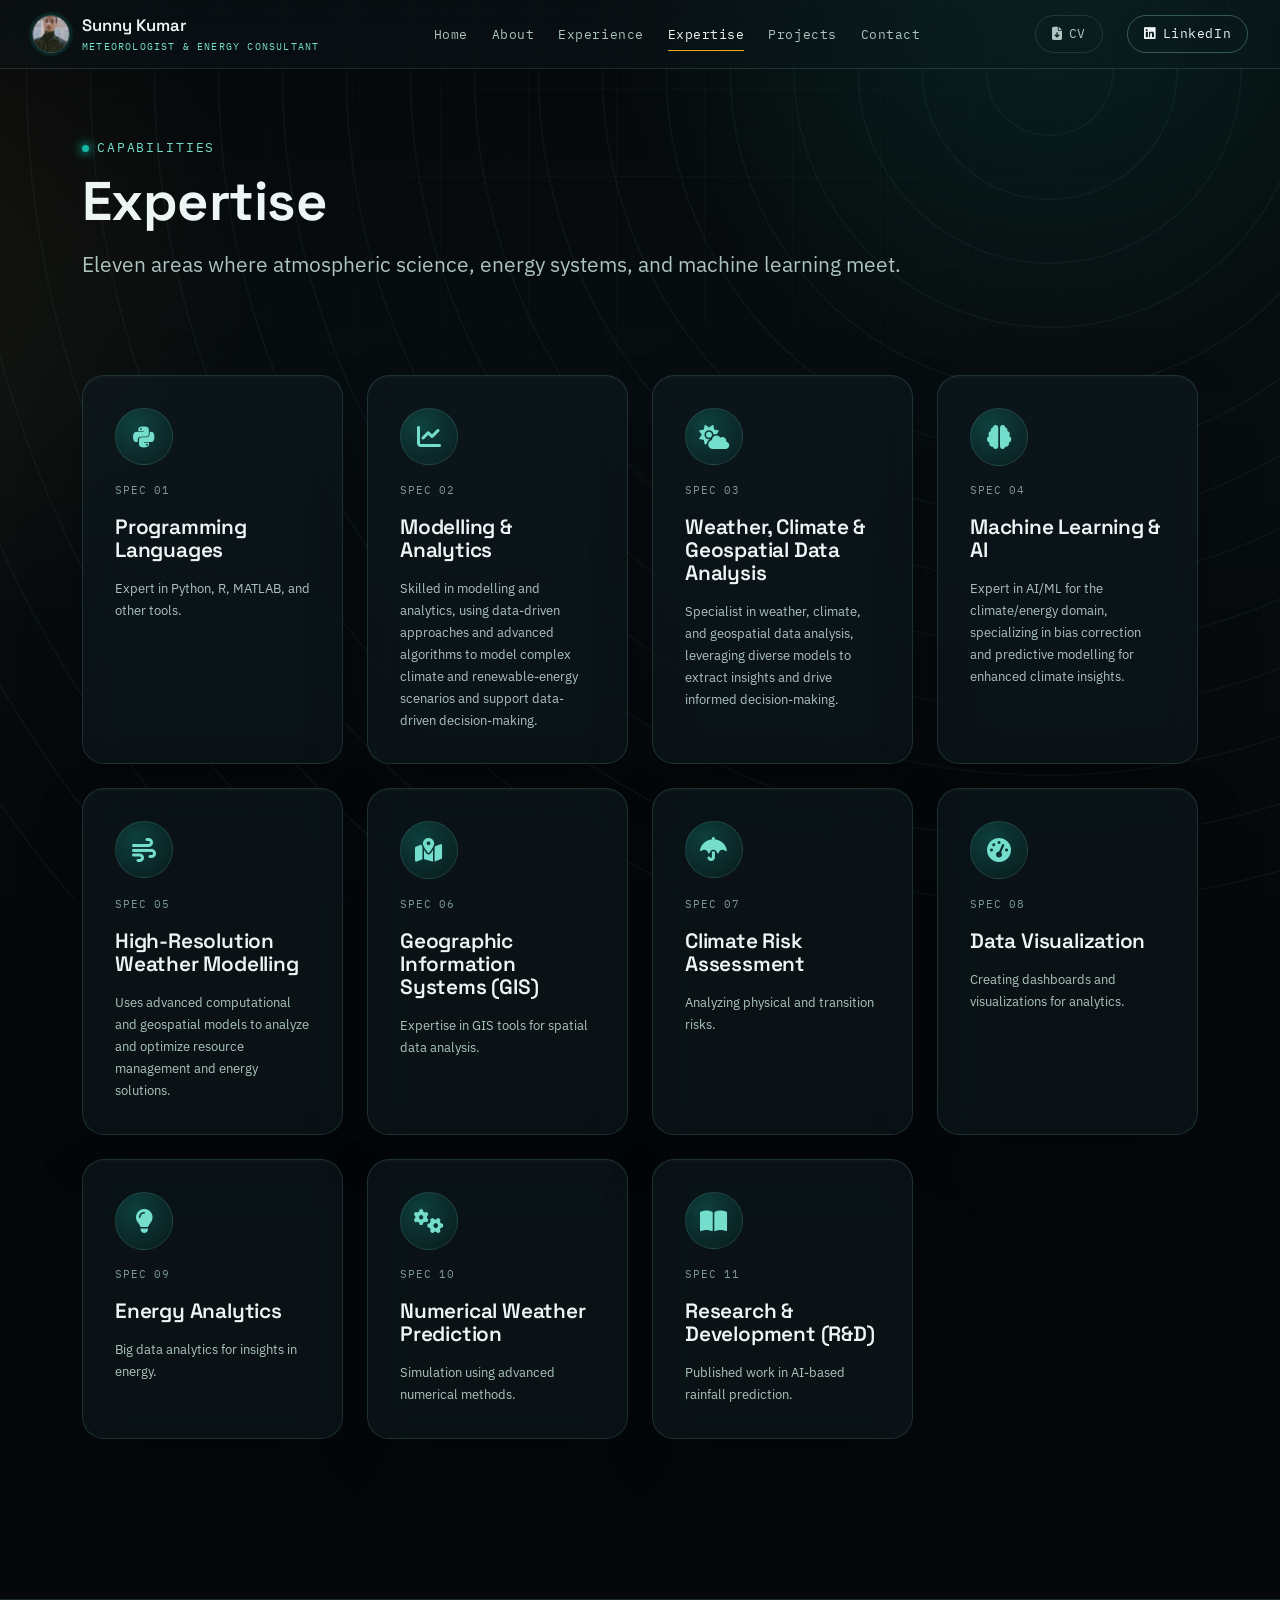
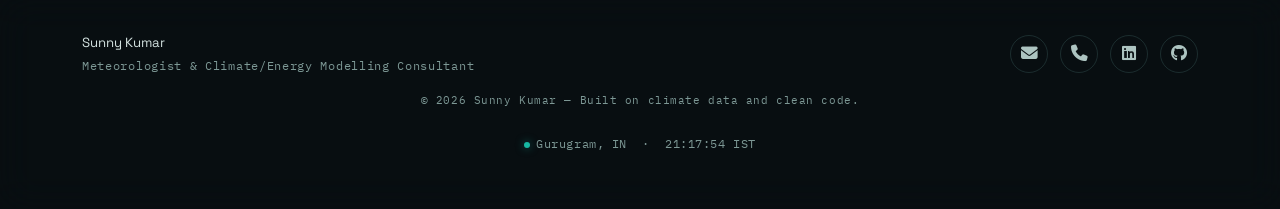
<file: expertise.html>
<!DOCTYPE html>
<html lang="en" class="no-js">
<head>
  <script>document.documentElement.classList.replace("no-js","js");</script>
  <meta charset="UTF-8" />
  <meta name="viewport" content="width=device-width, initial-scale=1.0" />
  <meta name="description" content="Eleven areas of technical expertise across weather modelling, energy analytics, GIS, and AI/ML — Sunny Kumar." />
  <title>Expertise — Sunny Kumar</title>
  <link rel="icon" href="assets/img/favicon.svg" type="image/svg+xml" />

  <link rel="preconnect" href="https://fonts.googleapis.com" />
  <link rel="preconnect" href="https://fonts.gstatic.com" crossorigin />
  <link href="https://fonts.googleapis.com/css2?family=Space+Grotesk:wght@500;600;700&family=IBM+Plex+Sans:wght@400;500;600&family=IBM+Plex+Mono:wght@400;500&display=swap" rel="stylesheet" />
  <link
    rel="stylesheet"
    href="https://cdnjs.cloudflare.com/ajax/libs/font-awesome/6.7.2/css/all.min.css"
    integrity="sha512-Evv84Mr4kqVGRNSgIGL/F/aIDqQb7xQ2vcrdIwxfjThSH8CSR7PBEakCr51Ck+w+/U6swU2Im1vVX0SVk9ABhg=="
    crossorigin="anonymous"
    referrerpolicy="no-referrer" />

  <link rel="stylesheet" href="assets/css/tokens.css" />
  <link rel="stylesheet" href="assets/css/base.css" />
  <link rel="stylesheet" href="assets/css/navbar.css" />
  <link rel="stylesheet" href="assets/css/footer.css" />
  <link rel="stylesheet" href="assets/css/expertise.css" />
</head>
<body>
  <div class="atmos-field" aria-hidden="true"></div>
  <div id="site-header-mount"></div>

  <main>
    <section class="page-head container reveal">
      <div class="eyebrow">Capabilities</div>
      <h1>Expertise</h1>
      <p class="lede">Eleven areas where atmospheric science, energy systems, and machine learning meet.</p>
    </section>

    <section class="section container">
      <div class="expertise-grid" id="expertiseGrid"></div>
    </section>
  </main>

  <div id="site-footer-mount"></div>

  <script src="assets/js/components.js"></script>
  <script src="assets/js/expertise.js"></script>
</body>
</html>
</file>
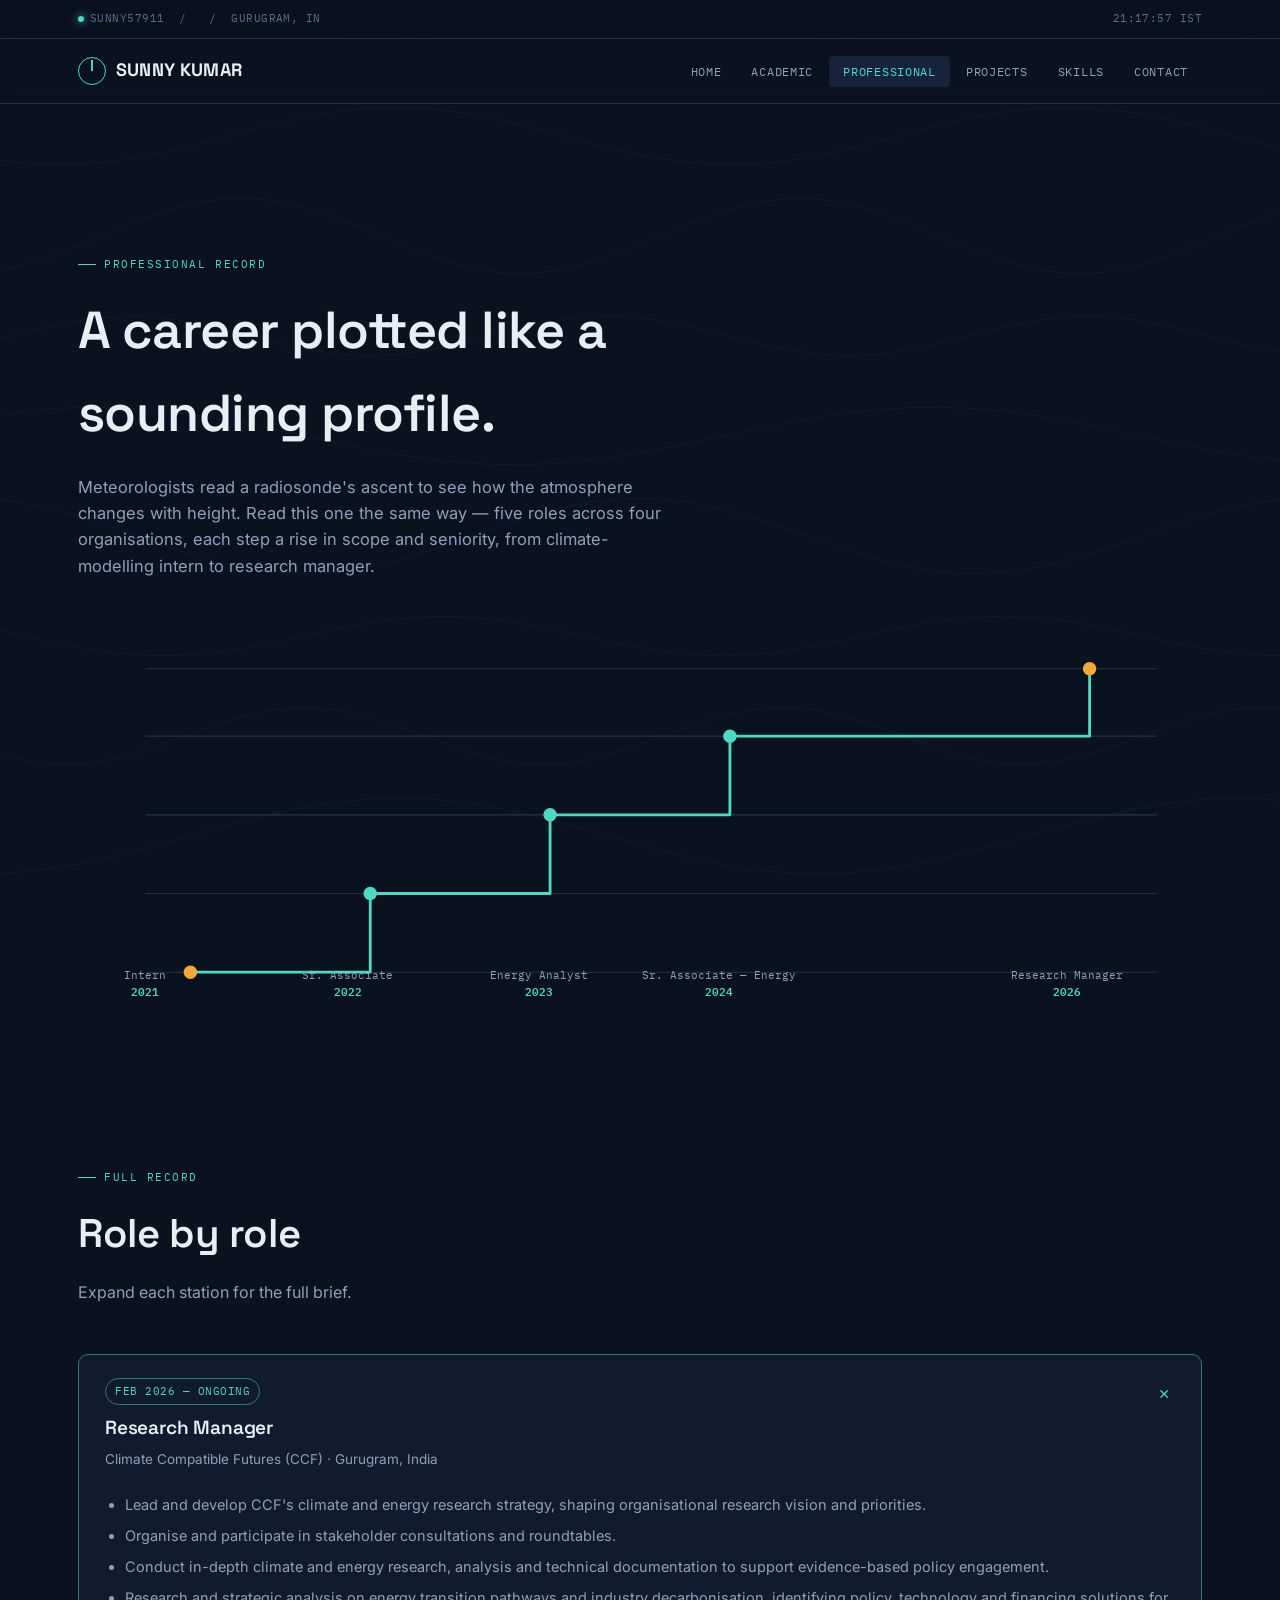
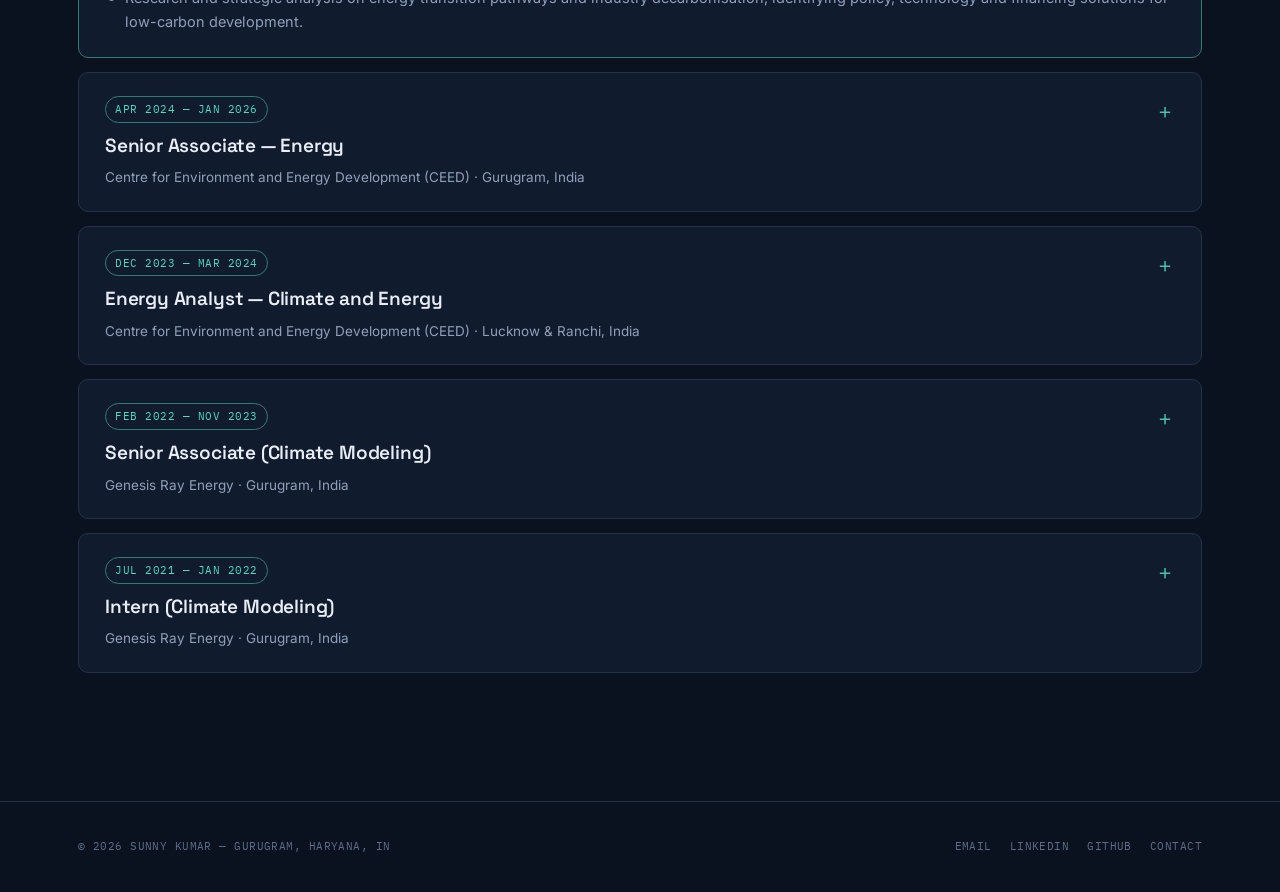
<file: professional.html>
<!DOCTYPE html>
<html lang="en">
<head>
<meta charset="UTF-8">
<meta name="viewport" content="width=device-width, initial-scale=1.0">
<title>Professional — Sunny Kumar</title>
<link rel="stylesheet" href="style.css">
</head>
<body>

<div class="contour-field" id="contourField"></div>

<div class="shell">

  <div id="site-header"></div>

  <main>

    <section style="padding-bottom:0;">
      <div class="wrap">
        <div class="eyebrow reveal in">Professional record</div>
        <h1 class="reveal in" style="font-size:clamp(32px,5vw,52px);max-width:720px;">
          A career plotted like a sounding profile.
        </h1>
        <p class="reveal in" style="max-width:600px;color:var(--text-muted);font-size:16.5px;margin-top:18px;">
          Meteorologists read a radiosonde's ascent to see how the atmosphere changes with height.
          Read this one the same way — five roles across four organisations, each step a rise in scope
          and seniority, from climate-modelling intern to research manager.
        </p>
      </div>
    </section>

    <!-- ASCENT CHART -->
    <section class="tight">
      <div class="wrap">
        <div class="ascent reveal">
          <svg viewBox="0 0 1000 340" preserveAspectRatio="xMidYMid meet" class="ascent__svg">
            <!-- altitude gridlines -->
            <g stroke="var(--line)" stroke-width="1">
              <line x1="60" y1="300" x2="960" y2="300"/>
              <line x1="60" y1="230" x2="960" y2="230"/>
              <line x1="60" y1="160" x2="960" y2="160"/>
              <line x1="60" y1="90" x2="960" y2="90"/>
              <line x1="60" y1="30" x2="960" y2="30"/>
            </g>
            <!-- step path -->
            <path d="M100 300 L100 300 L260 300 L260 230 L420 230 L420 160 L580 160 L580 90 L900 90 L900 30"
                  fill="none" stroke="var(--teal)" stroke-width="2.5" stroke-linejoin="round"/>
            <!-- nodes -->
            <circle cx="100" cy="300" r="6" fill="var(--amber)"/>
            <circle cx="260" cy="230" r="6" fill="var(--teal)"/>
            <circle cx="420" cy="160" r="6" fill="var(--teal)"/>
            <circle cx="580" cy="90" r="6" fill="var(--teal)"/>
            <circle cx="900" cy="30" r="6" fill="var(--amber)"/>
          </svg>
          <div class="ascent__labels">
            <span style="left:6%;">Intern<br><b>2021</b></span>
            <span style="left:24%;">Sr. Associate<br><b>2022</b></span>
            <span style="left:41%;">Energy Analyst<br><b>2023</b></span>
            <span style="left:57%;">Sr. Associate — Energy<br><b>2024</b></span>
            <span style="left:88%;">Research Manager<br><b>2026</b></span>
          </div>
        </div>
      </div>
    </section>

    <!-- ROLE ACCORDION -->
    <section>
      <div class="wrap">
        <div class="section-head reveal">
          <div class="eyebrow">Full record</div>
          <h2>Role by role</h2>
          <p>Expand each station for the full brief.</p>
        </div>

        <div class="rolelist reveal">

          <details class="role" open>
            <summary>
              <div>
                <span class="tag">Feb 2026 — Ongoing</span>
                <h3>Research Manager</h3>
                <p class="role__org">Climate Compatible Futures (CCF) · Gurugram, India</p>
              </div>
              <span class="role__chev">＋</span>
            </summary>
            <ul>
              <li>Lead and develop CCF's climate and energy research strategy, shaping organisational research vision and priorities.</li>
              <li>Organise and participate in stakeholder consultations and roundtables.</li>
              <li>Conduct in-depth climate and energy research, analysis and technical documentation to support evidence-based policy engagement.</li>
              <li>Research and strategic analysis on energy transition pathways and industry decarbonisation, identifying policy, technology and financing solutions for low-carbon development.</li>
            </ul>
          </details>

          <details class="role">
            <summary>
              <div>
                <span class="tag">Apr 2024 — Jan 2026</span>
                <h3>Senior Associate — Energy</h3>
                <p class="role__org">Centre for Environment and Energy Development (CEED) · Gurugram, India</p>
              </div>
              <span class="role__chev">＋</span>
            </summary>
            <ul>
              <li>Led modelling for Jharkhand's Just Transition scenarios, aligning energy pathways with state and national sustainability goals.</li>
              <li>Developed and managed the State Energy Database for Jharkhand across diverse energy data sources.</li>
              <li>Compiled the state energy balance to inform Sustainable and Just Transition objectives.</li>
              <li>Estimated Jharkhand's renewable resource potential — solar (utility, rooftop, agri, floating), wind, PHES and bioenergy — at block, district and state resolution.</li>
              <li>Ran long-term sector-level energy demand projections using scenario-based analysis.</li>
              <li>Built and applied PyPSA energy-system models to assess transition pathways and system-level impacts.</li>
              <li>Modelled temperature and precipitation trends for Chhattisgarh at district/gram-panchayat level using CORDEX (RCP 4.5/8.5) and IMD datasets.</li>
              <li>Conducted electricity demand projections to guide infrastructure planning and policy.</li>
            </ul>
          </details>

          <details class="role">
            <summary>
              <div>
                <span class="tag">Dec 2023 — Mar 2024</span>
                <h3>Energy Analyst — Climate and Energy</h3>
                <p class="role__org">Centre for Environment and Energy Development (CEED) · Lucknow & Ranchi, India</p>
              </div>
              <span class="role__chev">＋</span>
            </summary>
            <ul>
              <li>Responsible for energy system modelling and quantitative analysis of national/sectoral energy transition pathways.</li>
              <li>Carried out modelling and visualisation for climate and energy system modelling.</li>
              <li>Provided technical support to energy programmes focused on Just Transition scenarios.</li>
            </ul>
          </details>

          <details class="role">
            <summary>
              <div>
                <span class="tag">Feb 2022 — Nov 2023</span>
                <h3>Senior Associate (Climate Modeling)</h3>
                <p class="role__org">Genesis Ray Energy · Gurugram, India</p>
              </div>
              <span class="role__chev">＋</span>
            </summary>
            <ul>
              <li>Developed high-resolution modelling techniques using NWP, WRF and AI/ML, lifting satisfaction ratings by 15% for the renewable energy industry.</li>
              <li>Implemented Kriging for spatial interpolation of high-resolution climate data, improving precision by 20%.</li>
              <li>Built and validated ANN, LSTM and XGBoost models for bias-correction of ERA5 data, improving fit to ground truth.</li>
              <li>Analysed and modelled cyclonic events using historical ERA5 data to predict potential storm paths.</li>
              <li>Collaborated on LULC, soils, water, eBird and bird-sensitivity datasets to build bird sensitivity maps.</li>
              <li>Delivered climate reporting and big-data analytics for high-profile external reports.</li>
            </ul>
          </details>

          <details class="role">
            <summary>
              <div>
                <span class="tag">Jul 2021 — Jan 2022</span>
                <h3>Intern (Climate Modeling)</h3>
                <p class="role__org">Genesis Ray Energy · Gurugram, India</p>
              </div>
              <span class="role__chev">＋</span>
            </summary>
            <ul>
              <li>Researched high-resolution weather modelling using NWP, WRF and AI/ML for the renewable energy industry.</li>
              <li>Handled climate data acquisition and data wrangling.</li>
              <li>Modelled, visualised and interpreted future climate projections.</li>
            </ul>
          </details>

        </div>
      </div>
    </section>

  </main>

  <footer id="site-footer"></footer>

</div>

<style>
  .ascent{position:relative;}
  .ascent__svg{width:100%;height:auto;}
  .ascent__labels{position:relative;height:0;}
  .ascent__labels span{
    position:absolute;top:-58px;transform:translateX(-50%);
    font-family:var(--mono);font-size:11px;color:var(--text-muted);text-align:center;line-height:1.5;
    white-space:nowrap;
  }
  .ascent__labels span b{color:var(--teal);font-weight:600;}
  @media (max-width:780px){
    .ascent__labels span{font-size:9.5px;top:-46px;}
  }

  .rolelist{display:flex;flex-direction:column;gap:14px;}
  details.role{
    background:var(--bg-panel);border:1px solid var(--line);border-radius:10px;overflow:hidden;
  }
  details.role[open]{border-color:var(--teal-dim);}
  details.role summary{
    list-style:none;cursor:pointer;padding:22px 26px;
    display:flex;justify-content:space-between;align-items:flex-start;gap:20px;
  }
  details.role summary::-webkit-details-marker{display:none;}
  details.role h3{font-size:19px;margin-top:8px;}
  .role__org{color:var(--text-muted);font-size:13.5px;margin-top:6px;}
  .role__chev{font-family:var(--mono);color:var(--teal);font-size:20px;flex-shrink:0;transition:transform .2s ease;}
  details.role[open] .role__chev{transform:rotate(45deg);}
  details.role ul{margin:0;padding:0 26px 24px 46px;color:var(--text-muted);font-size:14.5px;display:flex;flex-direction:column;gap:8px;}
</style>

<script src="navbar.js"></script>
<script src="footer.js"></script>
<script src="script.js"></script>
</body>
</html>
</file>
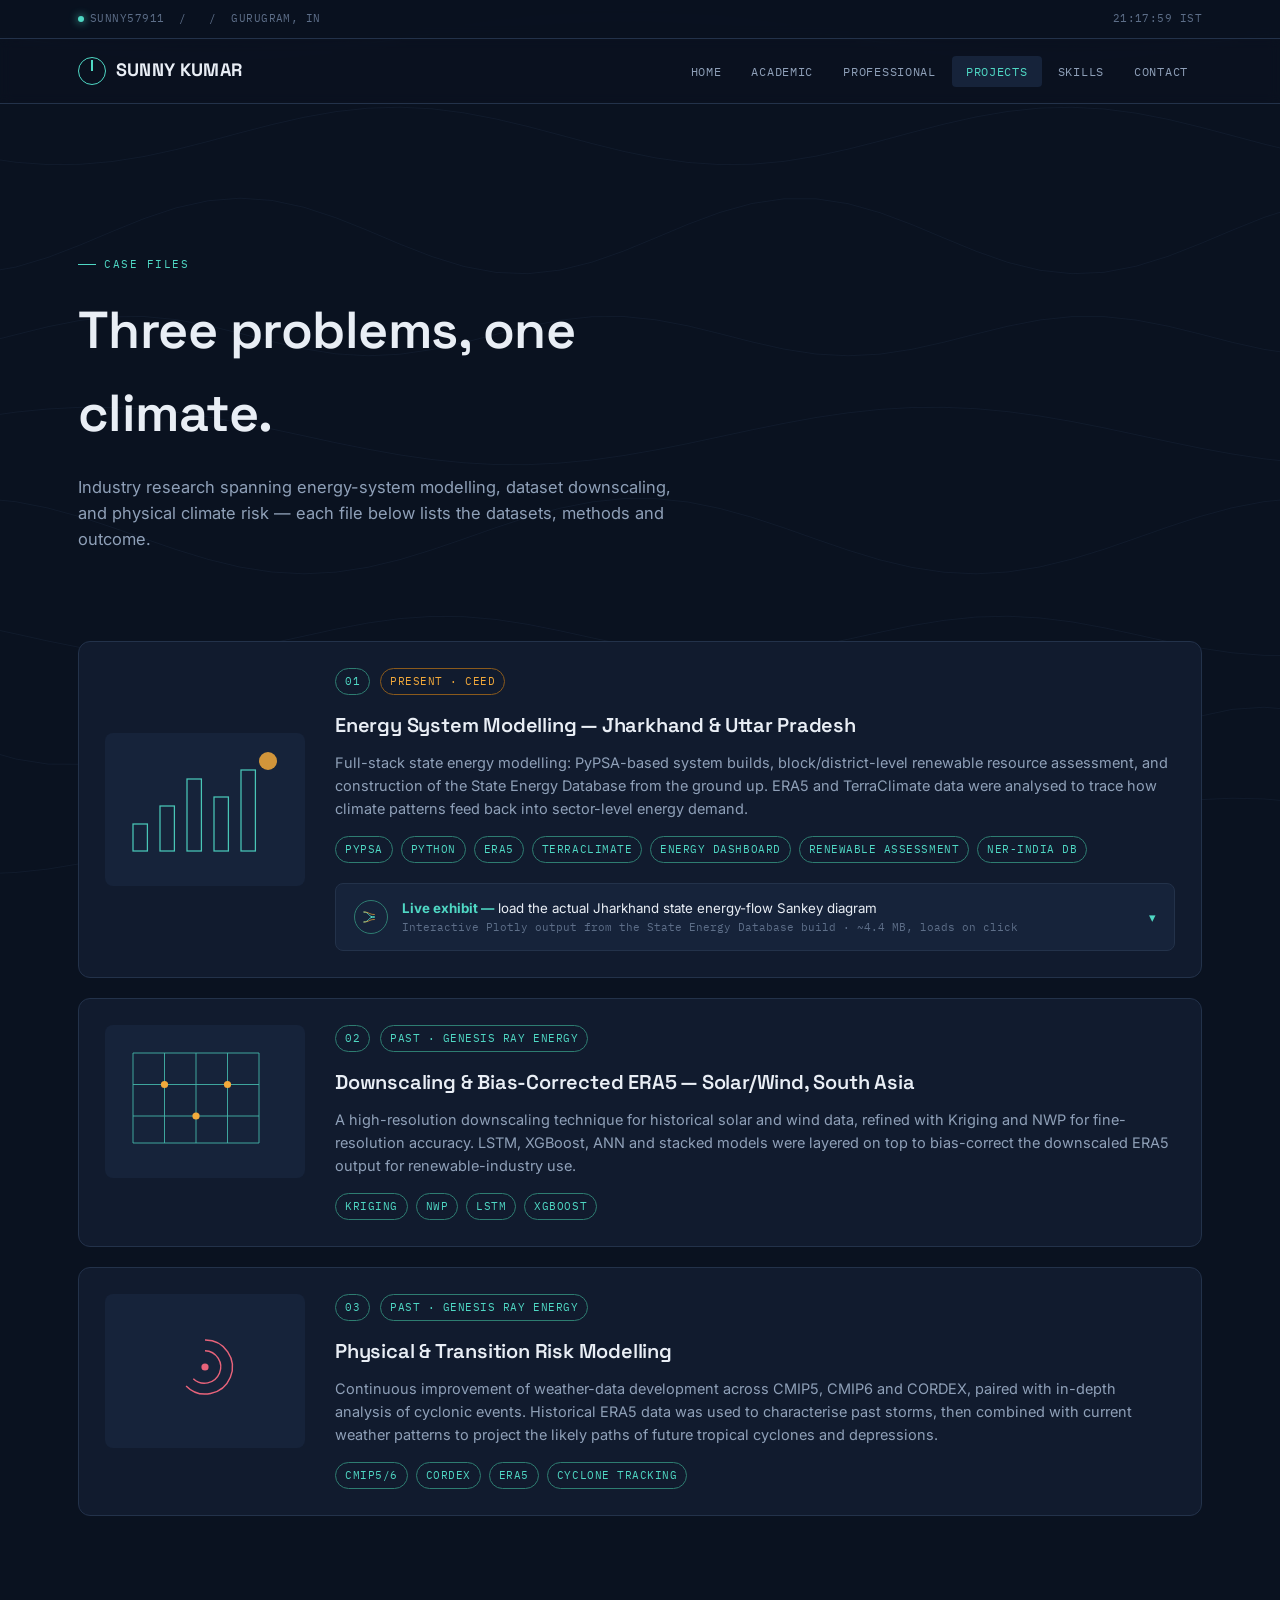
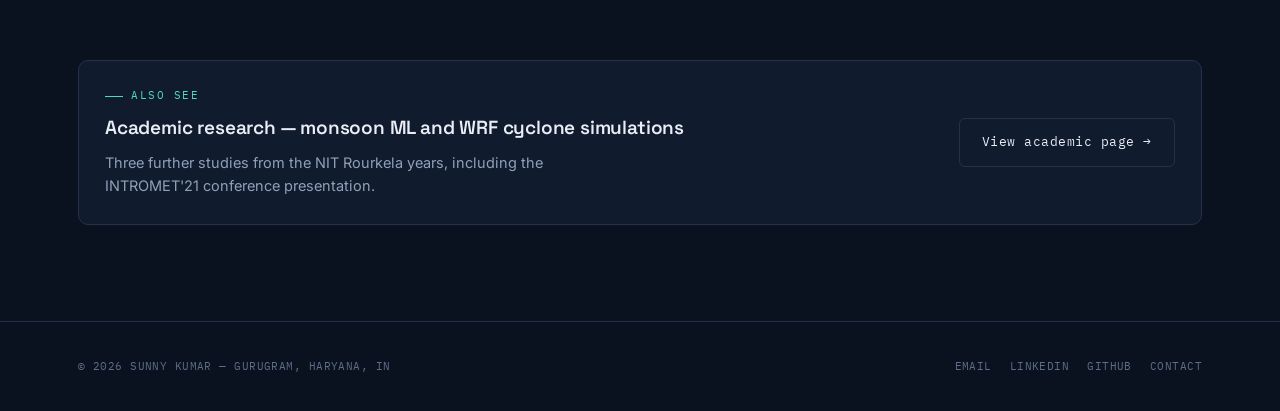
<file: projects.html>
<!DOCTYPE html>
<html lang="en">
<head>
<meta charset="UTF-8">
<meta name="viewport" content="width=device-width, initial-scale=1.0">
<title>Projects — Sunny Kumar</title>
<link rel="stylesheet" href="style.css">
</head>
<body>

<div class="contour-field" id="contourField"></div>

<div class="shell">

  <div id="site-header"></div>

  <main>

    <section style="padding-bottom:0;">
      <div class="wrap">
        <div class="eyebrow reveal in">Case files</div>
        <h1 class="reveal in" style="font-size:clamp(32px,5vw,52px);max-width:700px;">
          Three problems, one climate.
        </h1>
        <p class="reveal in" style="max-width:600px;color:var(--text-muted);font-size:16.5px;margin-top:18px;">
          Industry research spanning energy-system modelling, dataset downscaling, and physical climate
          risk — each file below lists the datasets, methods and outcome.
        </p>
      </div>
    </section>

    <section>
      <div class="wrap">
        <div class="casefiles">

          <!-- CASE 01 -->
          <article class="case reveal">
            <div class="case__visual">
              <svg viewBox="0 0 200 140">
                <g stroke="var(--teal)" stroke-width="1.4" fill="none" opacity="0.9">
                  <rect x="20" y="90" width="16" height="30"/>
                  <rect x="50" y="70" width="16" height="50"/>
                  <rect x="80" y="40" width="16" height="80"/>
                  <rect x="110" y="60" width="16" height="60"/>
                  <rect x="140" y="30" width="16" height="90"/>
                </g>
                <circle cx="170" cy="20" r="10" fill="var(--amber)" opacity="0.85"/>
              </svg>
            </div>
            <div class="case__body">
              <div class="case__head">
                <span class="tag">01</span>
                <span class="tag" style="color:var(--amber);border-color:#8a5a1c;">Present · CEED</span>
              </div>
              <h3>Energy System Modelling — Jharkhand & Uttar Pradesh</h3>
              <p>Full-stack state energy modelling: PyPSA-based system builds, block/district-level renewable
              resource assessment, and construction of the State Energy Database from the ground up. ERA5 and
              TerraClimate data were analysed to trace how climate patterns feed back into sector-level energy demand.</p>
              <div class="case__tags">
                <span class="tag">PyPSA</span><span class="tag">Python</span><span class="tag">ERA5</span><span class="tag">TerraClimate</span>
                <span class="tag">Energy Dashboard</span><span class="tag">Renewable Assessment</span><span class="tag">NER-India DB</span>
              </div>

              <!-- LIVE DATA EXHIBIT: real Sankey output, lazy-loaded -->
              <div class="exhibit" id="sankeyExhibit">
                <button class="exhibit__trigger" id="sankeyTrigger" type="button">
                  <span class="exhibit__icon">
                    <svg viewBox="0 0 32 32" width="20" height="20">
                      <path d="M4 8 C14 8 10 16 22 16 C10 16 14 24 4 24" stroke="var(--teal)" stroke-width="1.6" fill="none"/>
                      <path d="M4 8 C14 8 12 12 22 12" stroke="var(--amber)" stroke-width="1.6" fill="none" opacity="0.7"/>
                      <path d="M4 24 C14 24 12 20 22 20" stroke="var(--amber)" stroke-width="1.6" fill="none" opacity="0.7"/>
                    </svg>
                  </span>
                  <span>
                    <b>Live exhibit —</b> load the actual Jharkhand state energy-flow Sankey diagram
                    <small>Interactive Plotly output from the State Energy Database build · ~4.4 MB, loads on click</small>
                  </span>
                  <span class="exhibit__arrow">▾</span>
                </button>
                <div class="exhibit__frame" id="sankeyFrame" hidden>
                  <iframe id="sankeyIframe" title="Jharkhand state energy flow Sankey diagram" loading="lazy"></iframe>
                  <a href="assets/jharkhand_energy_sankey.html" target="_blank" class="exhibit__open">Open full screen ↗</a>
                </div>
              </div>
            </div>
          </article>

          <!-- CASE 02 -->
          <article class="case reveal">
            <div class="case__visual">
              <svg viewBox="0 0 200 140">
                <g stroke="var(--teal)" stroke-width="1" opacity="0.8">
                  <line x1="20" y1="20" x2="20" y2="120"/><line x1="55" y1="20" x2="55" y2="120"/>
                  <line x1="90" y1="20" x2="90" y2="120"/><line x1="125" y1="20" x2="125" y2="120"/><line x1="160" y1="20" x2="160" y2="120"/>
                  <line x1="20" y1="20" x2="160" y2="20"/><line x1="20" y1="55" x2="160" y2="55"/>
                  <line x1="20" y1="90" x2="160" y2="90"/><line x1="20" y1="120" x2="160" y2="120"/>
                </g>
                <circle cx="55" cy="55" r="4" fill="var(--amber)"/>
                <circle cx="90" cy="90" r="4" fill="var(--amber)"/>
                <circle cx="125" cy="55" r="4" fill="var(--amber)"/>
              </svg>
            </div>
            <div class="case__body">
              <div class="case__head">
                <span class="tag">02</span>
                <span class="tag">Past · Genesis Ray Energy</span>
              </div>
              <h3>Downscaling & Bias-Corrected ERA5 — Solar/Wind, South Asia</h3>
              <p>A high-resolution downscaling technique for historical solar and wind data, refined with Kriging
              and NWP for fine-resolution accuracy. LSTM, XGBoost, ANN and stacked models were layered on top to
              bias-correct the downscaled ERA5 output for renewable-industry use.</p>
              <div class="case__tags">
                <span class="tag">Kriging</span><span class="tag">NWP</span><span class="tag">LSTM</span><span class="tag">XGBoost</span>
              </div>
            </div>
          </article>

          <!-- CASE 03 -->
          <article class="case reveal">
            <div class="case__visual">
              <svg viewBox="0 0 200 140">
                <g stroke="var(--coral)" stroke-width="1.6" fill="none">
                  <path d="M100 70 m0 -30 a30 30 0 1 1 -21 51" />
                  <path d="M100 70 m0 -18 a18 18 0 1 1 -13 31" />
                </g>
                <circle cx="100" cy="70" r="4" fill="var(--coral)"/>
              </svg>
            </div>
            <div class="case__body">
              <div class="case__head">
                <span class="tag">03</span>
                <span class="tag">Past · Genesis Ray Energy</span>
              </div>
              <h3>Physical & Transition Risk Modelling</h3>
              <p>Continuous improvement of weather-data development across CMIP5, CMIP6 and CORDEX, paired with
              in-depth analysis of cyclonic events. Historical ERA5 data was used to characterise past storms,
              then combined with current weather patterns to project the likely paths of future tropical cyclones
              and depressions.</p>
              <div class="case__tags">
                <span class="tag">CMIP5/6</span><span class="tag">CORDEX</span><span class="tag">ERA5</span><span class="tag">Cyclone tracking</span>
              </div>
            </div>
          </article>

        </div>
      </div>
    </section>

    <!-- CROSS-LINK to academic research -->
    <section class="tight">
      <div class="wrap">
        <div class="card reveal" style="display:flex;justify-content:space-between;align-items:center;flex-wrap:wrap;gap:16px;">
          <div>
            <div class="eyebrow" style="margin-bottom:8px;">Also see</div>
            <h3 style="font-size:19px;">Academic research — monsoon ML and WRF cyclone simulations</h3>
            <p style="color:var(--text-muted);margin-top:8px;font-size:14.5px;max-width:520px;">Three further studies
            from the NIT Rourkela years, including the INTROMET'21 conference presentation.</p>
          </div>
          <a href="academic.html" class="btn">View academic page →</a>
        </div>
      </div>
    </section>

  </main>

  <footer id="site-footer"></footer>

</div>

<style>
  .casefiles{display:flex;flex-direction:column;gap:20px;}
  .case{
    display:grid;grid-template-columns:200px 1fr;gap:30px;
    background:var(--bg-panel);border:1px solid var(--line);border-radius:12px;
    padding:26px;align-items:start;
    transition:border-color .25s ease;
  }
  .case:first-child{align-items:center;}
  .case:hover{border-color:var(--teal-dim);}

  .exhibit{margin-top:20px;border:1px solid var(--line);border-radius:8px;overflow:hidden;background:var(--bg-panel-2);}
  .exhibit__trigger{
    width:100%;display:flex;align-items:center;gap:14px;text-align:left;
    background:none;border:none;color:var(--text);cursor:pointer;padding:16px 18px;
    font-family:var(--body);
  }
  .exhibit__trigger:hover{background:rgba(79,216,196,0.06);}
  .exhibit__icon{flex-shrink:0;width:34px;height:34px;border:1px solid var(--teal-dim);border-radius:50%;display:flex;align-items:center;justify-content:center;}
  .exhibit__trigger b{color:var(--teal);}
  .exhibit__trigger small{display:block;color:var(--text-dim);font-family:var(--mono);font-size:11px;margin-top:4px;}
  .exhibit__arrow{margin-left:auto;color:var(--teal);flex-shrink:0;transition:transform .2s ease;}
  .exhibit__trigger[aria-expanded="true"] ~ .exhibit__frame{display:block;}
  .exhibit__frame{border-top:1px solid var(--line);padding:14px;}
  .exhibit__frame iframe{width:100%;height:520px;border:1px solid var(--line);border-radius:8px;background:#fff;}
  .exhibit__open{display:inline-block;margin-top:10px;font-family:var(--mono);font-size:12px;color:var(--teal);}
  @media (max-width:600px){.exhibit__frame iframe{height:340px;}}
  .case__visual{background:var(--bg-panel-2);border-radius:8px;padding:10px;}
  .case__visual svg{width:100%;height:auto;}
  .case__head{display:flex;gap:10px;margin-bottom:14px;flex-wrap:wrap;}
  .case__body h3{font-size:20px;margin-bottom:10px;}
  .case__body p{color:var(--text-muted);font-size:14.5px;}
  .case__tags{display:flex;gap:8px;margin-top:16px;flex-wrap:wrap;}
  @media (max-width:760px){
    .case{grid-template-columns:1fr;}
    .case__visual{max-width:180px;}
  }
</style>

<script src="navbar.js"></script>
<script src="footer.js"></script>
<script src="script.js"></script>
<script>
  const sankeyTrigger = document.getElementById('sankeyTrigger');
  const sankeyFrame = document.getElementById('sankeyFrame');
  const sankeyIframe = document.getElementById('sankeyIframe');
  let sankeyLoaded = false;
  sankeyTrigger.setAttribute('aria-expanded', 'false');
  sankeyTrigger.addEventListener('click', () => {
    const expanded = sankeyTrigger.getAttribute('aria-expanded') === 'true';
    sankeyTrigger.setAttribute('aria-expanded', String(!expanded));
    sankeyFrame.hidden = expanded;
    sankeyTrigger.querySelector('.exhibit__arrow').textContent = expanded ? '▾' : '▴';
    if(!sankeyLoaded){
      sankeyIframe.src = 'assets/jharkhand_energy_sankey.html';
      sankeyLoaded = true;
    }
  });
</script>
</body>
</html>
</file>
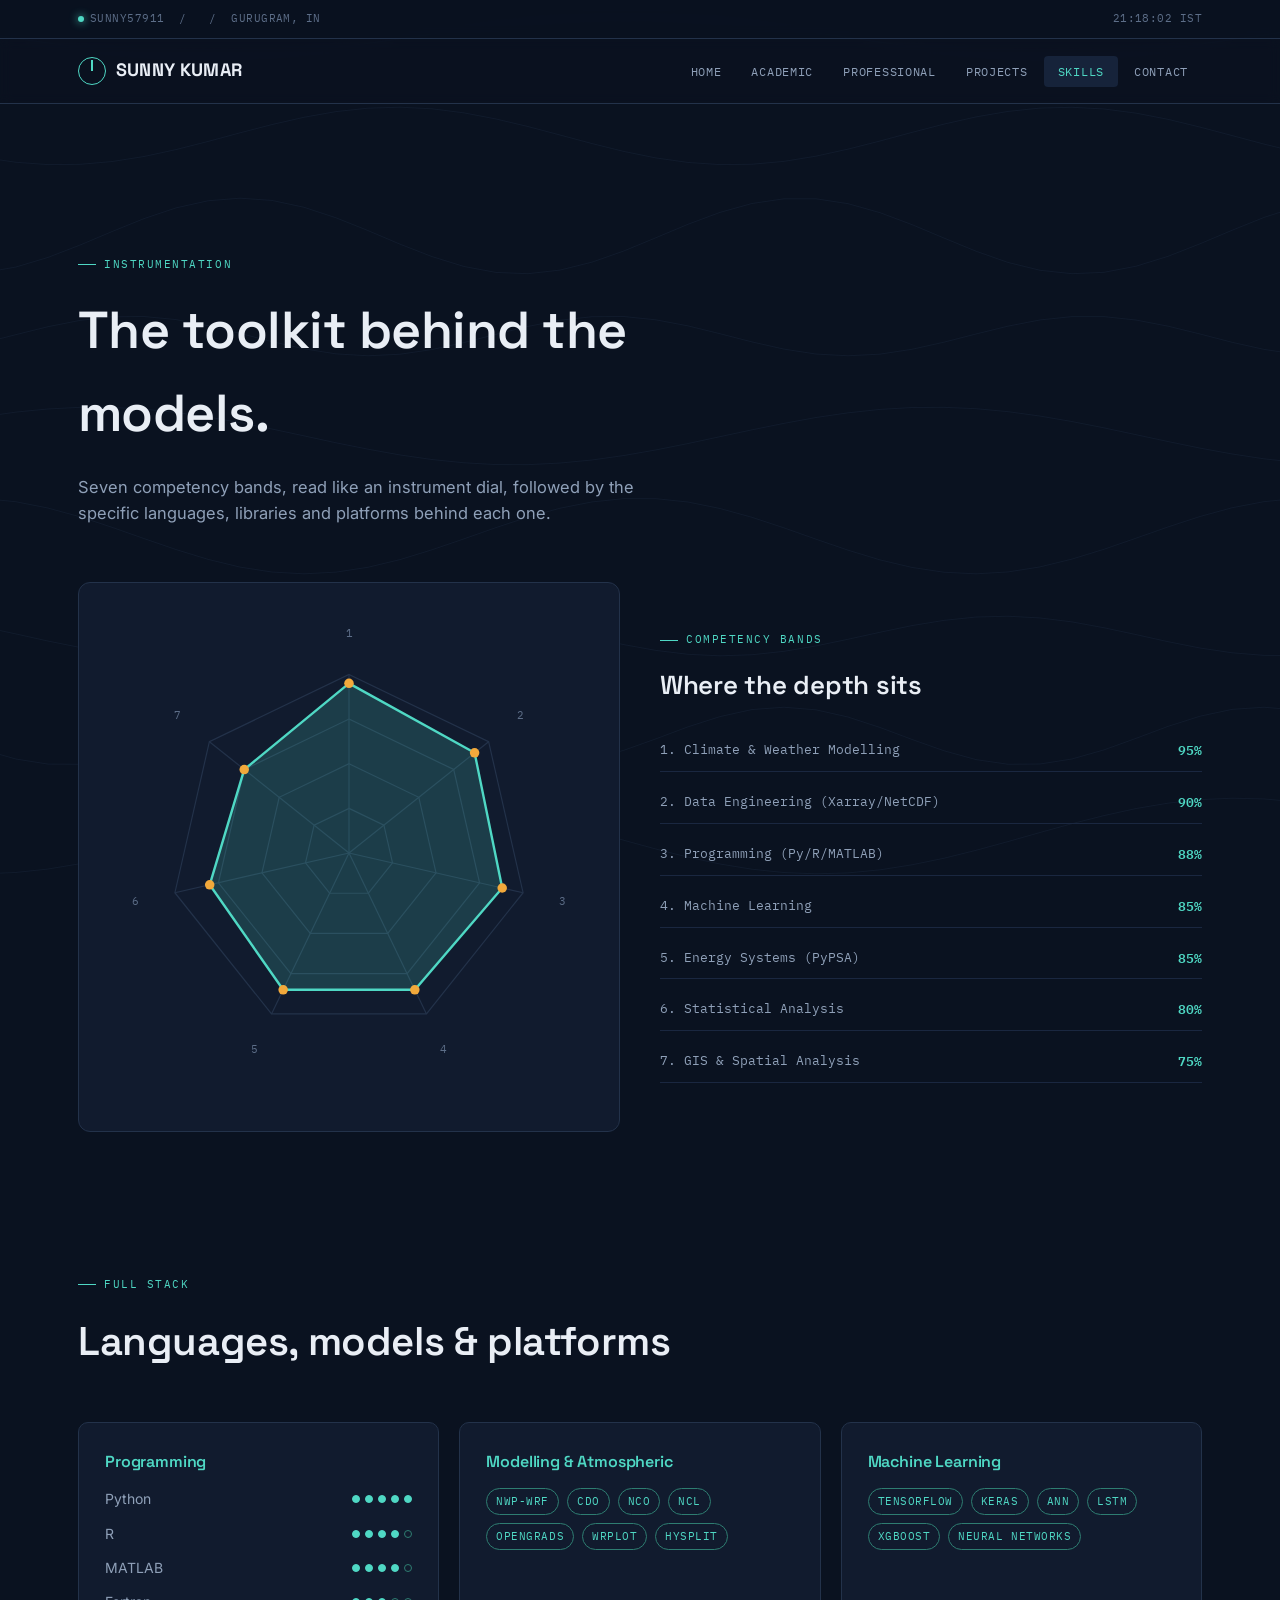
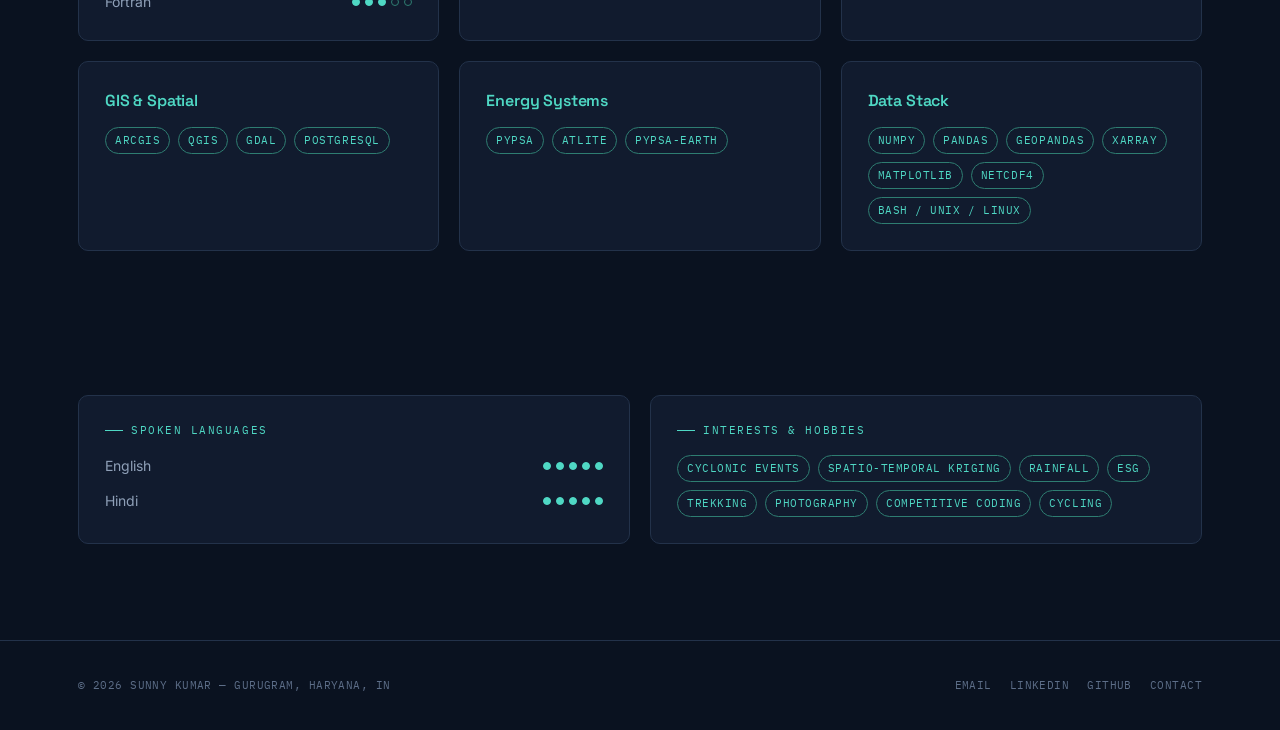
<file: skills.html>
<!DOCTYPE html>
<html lang="en">
<head>
<meta charset="UTF-8">
<meta name="viewport" content="width=device-width, initial-scale=1.0">
<title>Skills — Sunny Kumar</title>
<link rel="stylesheet" href="style.css">
</head>
<body>

<div class="contour-field" id="contourField"></div>

<div class="shell">

  <div id="site-header"></div>

  <main>

    <section style="padding-bottom:0;">
      <div class="wrap">
        <div class="eyebrow reveal in">Instrumentation</div>
        <h1 class="reveal in" style="font-size:clamp(32px,5vw,52px);max-width:680px;">
          The toolkit behind the models.
        </h1>
        <p class="reveal in" style="max-width:580px;color:var(--text-muted);font-size:16.5px;margin-top:18px;">
          Seven competency bands, read like an instrument dial, followed by the specific languages,
          libraries and platforms behind each one.
        </p>
      </div>
    </section>

    <!-- RADAR -->
    <section class="tight">
      <div class="wrap radar-wrap">
        <div class="radar-card reveal">
          <svg id="radarChart" viewBox="0 0 420 420"></svg>
        </div>
        <div class="radar-legend reveal">
          <div class="section-head" style="margin-bottom:24px;">
            <div class="eyebrow">Competency bands</div>
            <h2 style="font-size:26px;">Where the depth sits</h2>
          </div>
          <ul class="legend-list" id="legendList"></ul>
        </div>
      </div>
    </section>

    <!-- TOOL GROUPS -->
    <section>
      <div class="wrap">
        <div class="section-head reveal">
          <div class="eyebrow">Full stack</div>
          <h2>Languages, models & platforms</h2>
        </div>

        <div class="grid toolgroups">

          <div class="card reveal">
            <h3 style="font-size:16px;color:var(--teal);">Programming</h3>
            <div class="proflist">
              <div class="profrow"><span>Python</span><div class="dots"><i class="on"></i><i class="on"></i><i class="on"></i><i class="on"></i><i class="on"></i></div></div>
              <div class="profrow"><span>R</span><div class="dots"><i class="on"></i><i class="on"></i><i class="on"></i><i class="on"></i><i></i></div></div>
              <div class="profrow"><span>MATLAB</span><div class="dots"><i class="on"></i><i class="on"></i><i class="on"></i><i class="on"></i><i></i></div></div>
              <div class="profrow"><span>Fortran</span><div class="dots"><i class="on"></i><i class="on"></i><i class="on"></i><i></i><i></i></div></div>
            </div>
          </div>

          <div class="card reveal">
            <h3 style="font-size:16px;color:var(--teal);">Modelling & Atmospheric</h3>
            <div class="chipwrap">
              <span class="tag">NWP-WRF</span><span class="tag">CDO</span><span class="tag">NCO</span><span class="tag">NCL</span>
              <span class="tag">OpenGrADS</span><span class="tag">WRPLOT</span><span class="tag">HYSPLIT</span>
            </div>
          </div>

          <div class="card reveal">
            <h3 style="font-size:16px;color:var(--teal);">Machine Learning</h3>
            <div class="chipwrap">
              <span class="tag">TensorFlow</span><span class="tag">Keras</span><span class="tag">ANN</span>
              <span class="tag">LSTM</span><span class="tag">XGBoost</span><span class="tag">Neural Networks</span>
            </div>
          </div>

          <div class="card reveal">
            <h3 style="font-size:16px;color:var(--teal);">GIS & Spatial</h3>
            <div class="chipwrap">
              <span class="tag">ArcGIS</span><span class="tag">QGIS</span><span class="tag">GDAL</span><span class="tag">PostgreSQL</span>
            </div>
          </div>

          <div class="card reveal">
            <h3 style="font-size:16px;color:var(--teal);">Energy Systems</h3>
            <div class="chipwrap">
              <span class="tag">PyPSA</span><span class="tag">Atlite</span><span class="tag">PyPSA-Earth</span>
            </div>
          </div>

          <div class="card reveal">
            <h3 style="font-size:16px;color:var(--teal);">Data Stack</h3>
            <div class="chipwrap">
              <span class="tag">NumPy</span><span class="tag">Pandas</span><span class="tag">GeoPandas</span>
              <span class="tag">Xarray</span><span class="tag">Matplotlib</span><span class="tag">NetCDF4</span>
              <span class="tag">Bash / Unix / Linux</span>
            </div>
          </div>

        </div>
      </div>
    </section>

    <!-- LANGUAGES + INTERESTS -->
    <section class="tight">
      <div class="wrap">
        <div class="grid" style="grid-template-columns:1fr 1fr;gap:20px;">

          <div class="card reveal">
            <div class="eyebrow">Spoken languages</div>
            <div class="proflist" style="margin-top:14px;">
              <div class="profrow"><span>English</span><div class="dots"><i class="on"></i><i class="on"></i><i class="on"></i><i class="on"></i><i class="on"></i></div></div>
              <div class="profrow"><span>Hindi</span><div class="dots"><i class="on"></i><i class="on"></i><i class="on"></i><i class="on"></i><i class="on"></i></div></div>
            </div>
          </div>

          <div class="card reveal">
            <div class="eyebrow">Interests & hobbies</div>
            <div class="chipwrap" style="margin-top:14px;">
              <span class="tag">Cyclonic events</span><span class="tag">Spatio-temporal Kriging</span>
              <span class="tag">Rainfall</span><span class="tag">ESG</span><span class="tag">Trekking</span>
              <span class="tag">Photography</span><span class="tag">Competitive coding</span><span class="tag">Cycling</span>
            </div>
          </div>

        </div>
      </div>
    </section>

  </main>

  <footer id="site-footer"></footer>

</div>

<style>
  .radar-wrap{display:grid;grid-template-columns:1fr 1fr;gap:40px;align-items:center;}
  @media (max-width:900px){.radar-wrap{grid-template-columns:1fr;}}
  .radar-card{background:var(--bg-panel);border:1px solid var(--line);border-radius:12px;padding:20px;}
  .legend-list{list-style:none;margin:0;padding:0;display:flex;flex-direction:column;gap:10px;}
  .legend-list li{
    display:flex;justify-content:space-between;align-items:center;
    font-family:var(--mono);font-size:13px;color:var(--text-muted);
    padding:10px 0;border-bottom:1px solid var(--line-soft);
  }
  .legend-list li b{color:var(--teal);font-weight:600;}

  .toolgroups{grid-template-columns:repeat(3,1fr);}
  @media (max-width:980px){.toolgroups{grid-template-columns:repeat(2,1fr);}}
  @media (max-width:620px){.toolgroups{grid-template-columns:1fr;}}
  .chipwrap{display:flex;flex-wrap:wrap;gap:8px;margin-top:14px;}

  .proflist{display:flex;flex-direction:column;gap:12px;margin-top:14px;}
  .profrow{display:flex;justify-content:space-between;align-items:center;font-size:14px;color:var(--text-muted);}
  .dots{display:flex;gap:5px;}
  .dots i{width:8px;height:8px;border-radius:50%;border:1px solid var(--teal-dim);display:block;}
  .dots i.on{background:var(--teal);border-color:var(--teal);}
</style>

<script src="navbar.js"></script>
<script src="footer.js"></script>
<script src="script.js"></script>
<script>
  // Radar chart: competency bands
  const skills = [
    {label:'Climate & Weather Modelling', value:95},
    {label:'Data Engineering (Xarray/NetCDF)', value:90},
    {label:'Programming (Py/R/MATLAB)', value:88},
    {label:'Machine Learning', value:85},
    {label:'Energy Systems (PyPSA)', value:85},
    {label:'Statistical Analysis', value:80},
    {label:'GIS & Spatial Analysis', value:75},
  ];

  function drawRadar(){
    const svg = document.getElementById('radarChart');
    const cx = 210, cy = 210, R = 150;
    const n = skills.length;
    const levels = 4;
    let html = '';

    // grid rings
    for(let l=1;l<=levels;l++){
      const r = (R/levels)*l;
      let pts = [];
      for(let i=0;i<n;i++){
        const angle = (Math.PI*2*i/n) - Math.PI/2;
        pts.push(`${cx+r*Math.cos(angle)},${cy+r*Math.sin(angle)}`);
      }
      html += `<polygon points="${pts.join(' ')}" fill="none" stroke="var(--line)" stroke-width="1"/>`;
    }
    // axes
    for(let i=0;i<n;i++){
      const angle = (Math.PI*2*i/n) - Math.PI/2;
      const x = cx+R*Math.cos(angle), y = cy+R*Math.sin(angle);
      html += `<line x1="${cx}" y1="${cy}" x2="${x}" y2="${y}" stroke="var(--line)" stroke-width="1"/>`;
    }
    // data polygon
    let dataPts = [];
    skills.forEach((s,i)=>{
      const angle = (Math.PI*2*i/n) - Math.PI/2;
      const r = (R*s.value)/100;
      dataPts.push(`${(cx+r*Math.cos(angle)).toFixed(1)},${(cy+r*Math.sin(angle)).toFixed(1)}`);
    });
    html += `<polygon points="${dataPts.join(' ')}" fill="rgba(79,216,196,0.18)" stroke="var(--teal)" stroke-width="2"/>`;
    skills.forEach((s,i)=>{
      const angle = (Math.PI*2*i/n) - Math.PI/2;
      const r = (R*s.value)/100;
      const x = cx+r*Math.cos(angle), y = cy+r*Math.sin(angle);
      html += `<circle cx="${x.toFixed(1)}" cy="${y.toFixed(1)}" r="4" fill="var(--amber)"/>`;
    });
    // labels
    skills.forEach((s,i)=>{
      const angle = (Math.PI*2*i/n) - Math.PI/2;
      const lx = cx+(R+34)*Math.cos(angle), ly = cy+(R+34)*Math.sin(angle);
      html += `<text x="${lx.toFixed(1)}" y="${ly.toFixed(1)}" text-anchor="middle" dominant-baseline="middle"
                font-family="IBM Plex Mono, monospace" font-size="9.5" fill="var(--text-dim)">${(i+1)}</text>`;
    });

    svg.innerHTML = html;

    // legend
    const legend = document.getElementById('legendList');
    legend.innerHTML = skills.map((s,i)=>`<li><span>${(i+1)}. ${s.label}</span><b>${s.value}%</b></li>`).join('');
  }
  drawRadar();
</script>
</body>
</html>
</file>
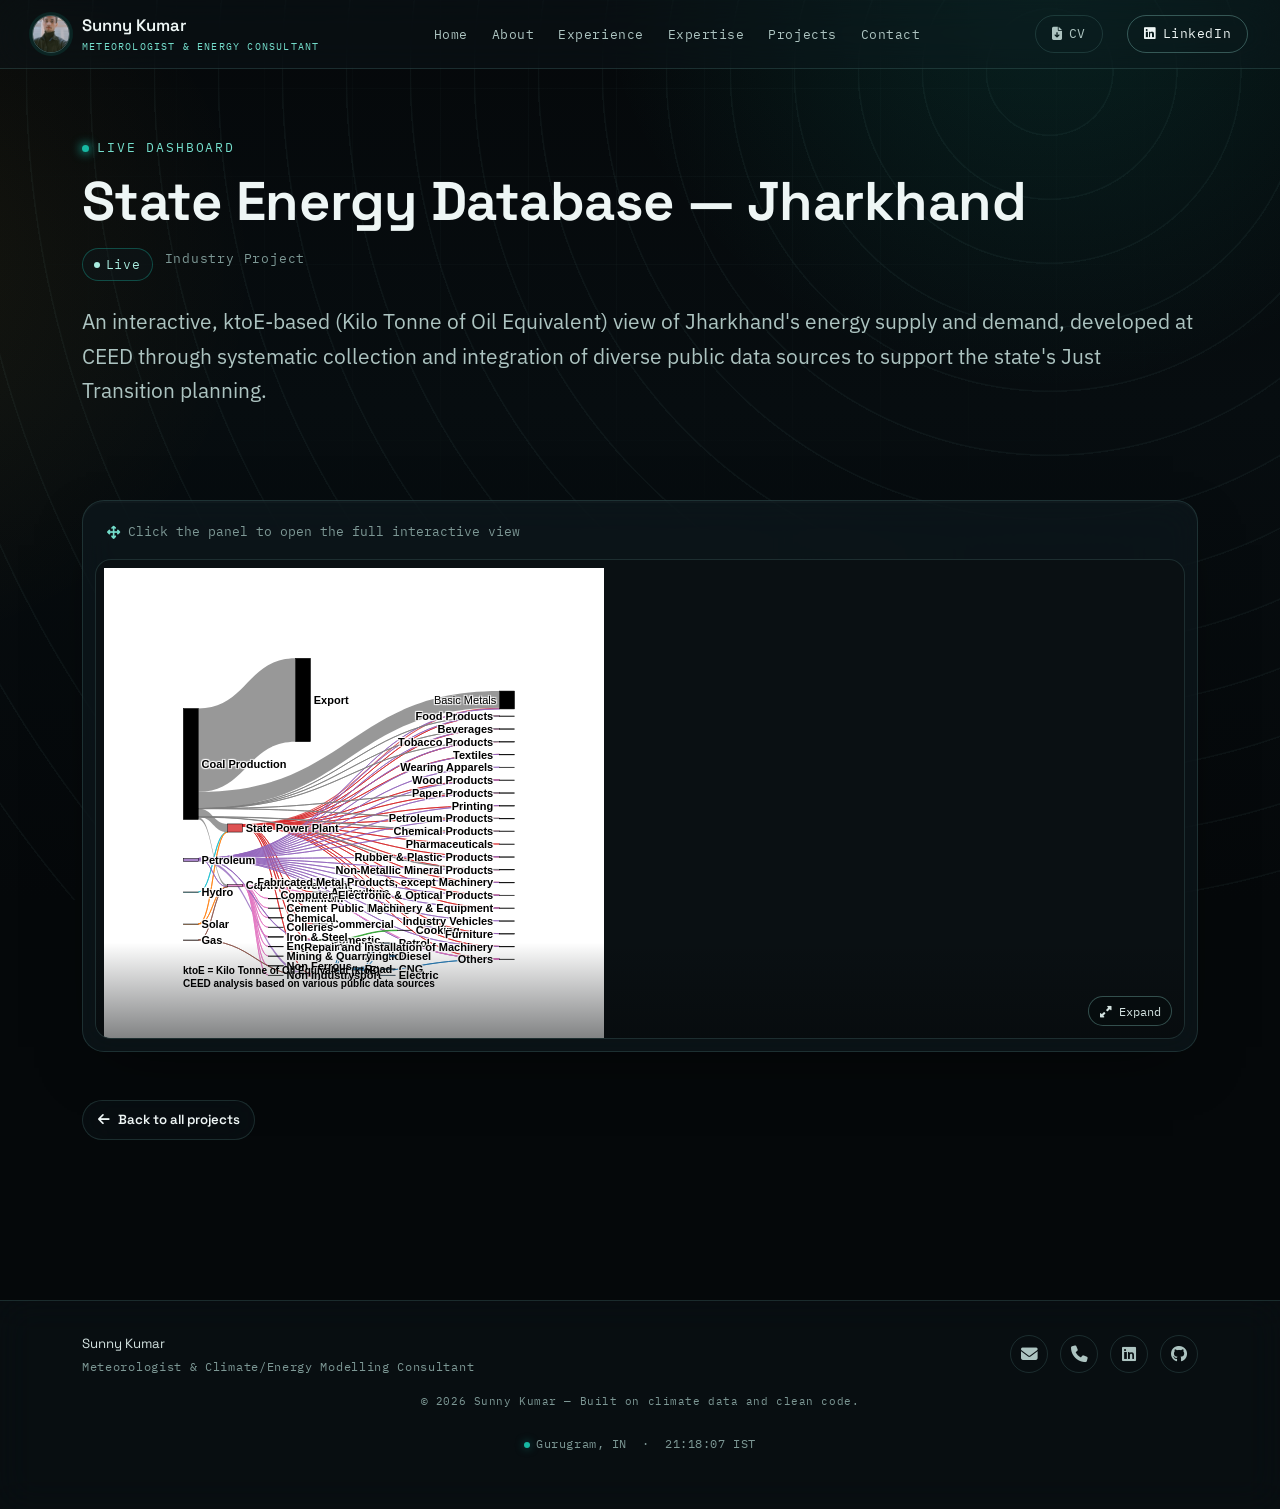
<file: state-energy-database-jharkhand.html>
<!DOCTYPE html>
<html lang="en" class="no-js">
<head>
  <script>document.documentElement.classList.replace("no-js","js");</script>
  <meta charset="UTF-8" />
  <meta name="viewport" content="width=device-width, initial-scale=1.0" />
  <meta name="description" content="Interactive ktoE energy database for Jharkhand — supply and demand across sectors, built by Sunny Kumar." />
  <title>State Energy Database — Jharkhand | Sunny Kumar</title>
  <link rel="icon" href="assets/img/favicon.svg" type="image/svg+xml" />

  <link rel="preconnect" href="https://fonts.googleapis.com" />
  <link rel="preconnect" href="https://fonts.gstatic.com" crossorigin />
  <link href="https://fonts.googleapis.com/css2?family=Space+Grotesk:wght@500;600;700&family=IBM+Plex+Sans:wght@400;500;600&family=IBM+Plex+Mono:wght@400;500&display=swap" rel="stylesheet" />
  <link
    rel="stylesheet"
    href="https://cdnjs.cloudflare.com/ajax/libs/font-awesome/6.7.2/css/all.min.css"
    integrity="sha512-Evv84Mr4kqVGRNSgIGL/F/aIDqQb7xQ2vcrdIwxfjThSH8CSR7PBEakCr51Ck+w+/U6swU2Im1vVX0SVk9ABhg=="
    crossorigin="anonymous"
    referrerpolicy="no-referrer" />

  <link rel="stylesheet" href="assets/css/tokens.css" />
  <link rel="stylesheet" href="assets/css/base.css" />
  <link rel="stylesheet" href="assets/css/navbar.css" />
  <link rel="stylesheet" href="assets/css/footer.css" />
  <link rel="stylesheet" href="assets/css/project-detail.css" />
</head>
<body>
  <div class="atmos-field" aria-hidden="true"></div>
  <div id="site-header-mount"></div>

  <main>
    <section class="page-head container reveal">
      <div class="eyebrow">Live dashboard</div>
      <h1>State Energy Database — Jharkhand</h1>
      <div class="detail-meta">
        <span class="badge is-live"><span class="dot"></span> Live</span>
        <span class="mono-tag">Industry Project</span>
      </div>
      <p class="lede">
        An interactive, ktoE-based (Kilo Tonne of Oil Equivalent) view of Jharkhand's
        energy supply and demand, developed at CEED through systematic collection and
        integration of diverse public data sources to support the state's Just Transition planning.
      </p>
    </section>

    <section class="section container">
      <div class="embed-frame card glass reveal">
        <div class="embed-hint"><i class="fa-solid fa-arrows-up-down-left-right" aria-hidden="true"></i> Click the panel to open the full interactive view</div>
        <div class="embed-shell" id="embedShell" data-src="assets/data/jharkhand-dashboard.html" role="button" tabindex="0" aria-label="Open full-size Jharkhand energy dashboard">
          <iframe src="assets/data/jharkhand-dashboard.html" title="Jharkhand State Energy Database"></iframe>
          <span class="embed-zoom-tag"><i class="fa-solid fa-up-right-and-down-left-from-center" aria-hidden="true"></i> Expand</span>
        </div>
      </div>

      <div class="related-projects reveal">
        <a href="projects.html" class="btn btn-ghost btn-sm"><i class="fa-solid fa-arrow-left" aria-hidden="true"></i> Back to all projects</a>
      </div>
    </section>
  </main>

  <div id="site-footer-mount"></div>

  <!-- Zoom modal -->
  <div class="modal-veil zoom-modal" id="zoomModal">
    <div class="modal-box glass" role="dialog" aria-modal="true" aria-label="Expanded dashboard view">
      <button class="modal-close" aria-label="Close"><i class="fa-solid fa-xmark" aria-hidden="true"></i></button>
      <iframe title="Jharkhand State Energy Database — expanded"></iframe>
    </div>
  </div>

  <script src="assets/js/components.js"></script>
  <script src="assets/js/project-detail.js"></script>
</body>
</html>
</file>
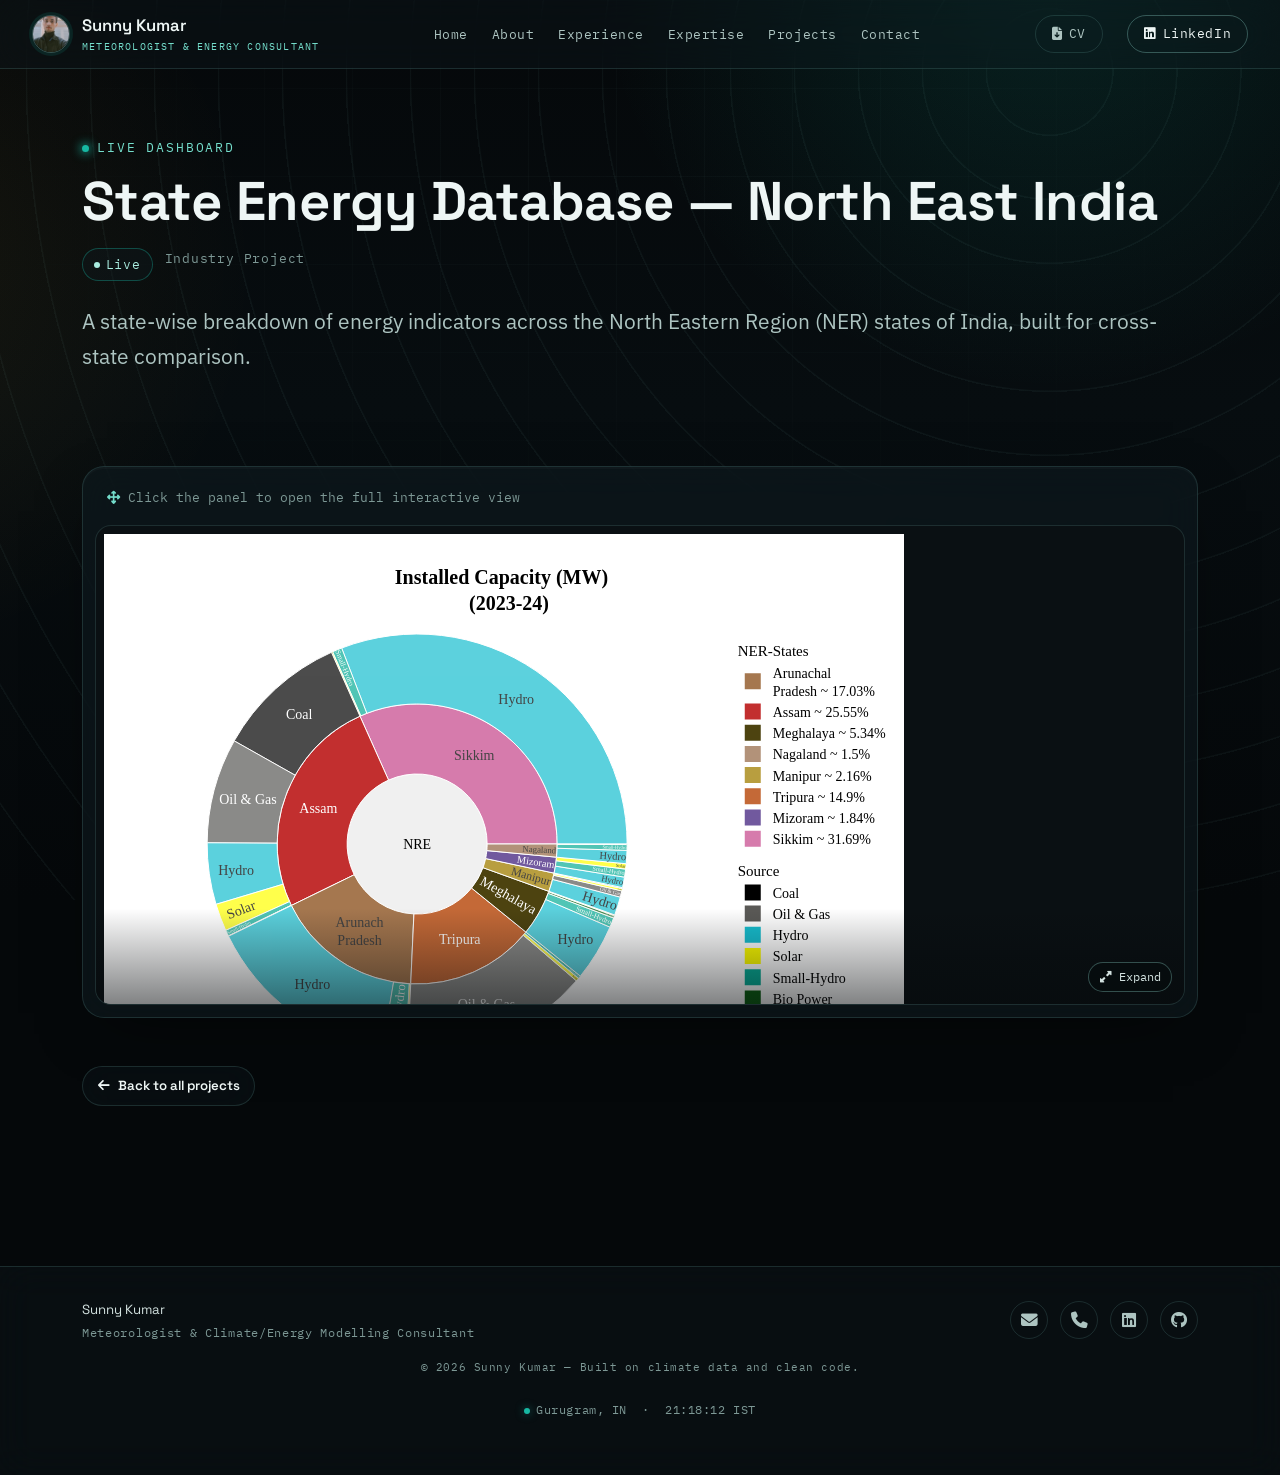
<file: state-energy-database-ner.html>
<!DOCTYPE html>
<html lang="en" class="no-js">
<head>
  <script>document.documentElement.classList.replace("no-js","js");</script>
  <meta charset="UTF-8" />
  <meta name="viewport" content="width=device-width, initial-scale=1.0" />
  <meta name="description" content="State-wise energy database for the North Eastern Region of India, built by Sunny Kumar." />
  <title>State Energy Database — NER India | Sunny Kumar</title>
  <link rel="icon" href="assets/img/favicon.svg" type="image/svg+xml" />

  <link rel="preconnect" href="https://fonts.googleapis.com" />
  <link rel="preconnect" href="https://fonts.gstatic.com" crossorigin />
  <link href="https://fonts.googleapis.com/css2?family=Space+Grotesk:wght@500;600;700&family=IBM+Plex+Sans:wght@400;500;600&family=IBM+Plex+Mono:wght@400;500&display=swap" rel="stylesheet" />
  <link
    rel="stylesheet"
    href="https://cdnjs.cloudflare.com/ajax/libs/font-awesome/6.7.2/css/all.min.css"
    integrity="sha512-Evv84Mr4kqVGRNSgIGL/F/aIDqQb7xQ2vcrdIwxfjThSH8CSR7PBEakCr51Ck+w+/U6swU2Im1vVX0SVk9ABhg=="
    crossorigin="anonymous"
    referrerpolicy="no-referrer" />

  <link rel="stylesheet" href="assets/css/tokens.css" />
  <link rel="stylesheet" href="assets/css/base.css" />
  <link rel="stylesheet" href="assets/css/navbar.css" />
  <link rel="stylesheet" href="assets/css/footer.css" />
  <link rel="stylesheet" href="assets/css/project-detail.css" />
</head>
<body>
  <div class="atmos-field" aria-hidden="true"></div>
  <div id="site-header-mount"></div>

  <main>
    <section class="page-head container reveal">
      <div class="eyebrow">Live dashboard</div>
      <h1>State Energy Database — North East India</h1>
      <div class="detail-meta">
        <span class="badge is-live"><span class="dot"></span> Live</span>
        <span class="mono-tag">Industry Project</span>
      </div>
      <p class="lede">
        A state-wise breakdown of energy indicators across the North Eastern Region (NER)
        states of India, built for cross-state comparison.
      </p>
    </section>

    <section class="section container">
      <div class="embed-frame card glass reveal">
        <div class="embed-hint"><i class="fa-solid fa-arrows-up-down-left-right" aria-hidden="true"></i> Click the panel to open the full interactive view</div>
        <div class="embed-shell" id="embedShell" data-src="assets/data/ner-states-dashboard.html" role="button" tabindex="0" aria-label="Open full-size NER states energy dashboard">
          <iframe src="assets/data/ner-states-dashboard.html" title="NER States Energy Database"></iframe>
          <span class="embed-zoom-tag"><i class="fa-solid fa-up-right-and-down-left-from-center" aria-hidden="true"></i> Expand</span>
        </div>
      </div>

      <div class="related-projects reveal">
        <a href="projects.html" class="btn btn-ghost btn-sm"><i class="fa-solid fa-arrow-left" aria-hidden="true"></i> Back to all projects</a>
      </div>
    </section>
  </main>

  <div id="site-footer-mount"></div>

  <!-- Zoom modal -->
  <div class="modal-veil zoom-modal" id="zoomModal">
    <div class="modal-box glass" role="dialog" aria-modal="true" aria-label="Expanded dashboard view">
      <button class="modal-close" aria-label="Close"><i class="fa-solid fa-xmark" aria-hidden="true"></i></button>
      <iframe title="NER States Energy Database — expanded"></iframe>
    </div>
  </div>

  <script src="assets/js/components.js"></script>
  <script src="assets/js/project-detail.js"></script>
</body>
</html>
</file>
<file: assets/css/tokens.css>
/* ==========================================================================
   DESIGN TOKENS — Sunny Kumar Portfolio
   Direction: dark instrument-panel / atmospheric-data aesthetic.
   Grounded in the subject: radar scopes, isobar charts, night-sky telemetry.
   ========================================================================== */

:root {
  /* ---- Surface -------------------------------------------------------- */
  --bg-void: #05080a;
  --bg-deep: #070d10;
  --bg-rise: #0b1418;
  --bg-grid-line: rgba(130, 196, 189, 0.055);

  /* Glass panels */
  --glass-fill: rgba(15, 28, 32, 0.56);
  --glass-fill-soft: rgba(15, 28, 32, 0.34);
  --glass-fill-strong: rgba(18, 34, 38, 0.78);
  --glass-border: rgba(134, 205, 197, 0.16);
  --glass-border-strong: rgba(148, 219, 210, 0.32);
  --glass-blur: 18px;

  /* ---- Brand accent (derived from original teal/gold identity) -------- */
  --teal-200: #a9ecdf;
  --teal-300: #74ddcb;
  --teal-400: #3ecab3;
  --teal-500: #17b8a3;
  --teal-600: #109187;
  --teal-700: #0a6a63;
  --teal-900: #06302d;

  --amber-300: #ffd97d;
  --amber-400: #f8bf3c;
  --amber-500: #f1aa12;
  --amber-600: #c98a0c;

  /* ---- Ink -------------------------------------------------------------*/
  --ink-100: #eef6f5;
  --ink-200: #d3e2e0;
  --ink-300: #adc4c1;
  --ink-500: #7d9895;
  --ink-700: #4d605e;

  /* ---- Semantic -------------------------------------------------------*/
  --accent: var(--teal-500);
  --accent-strong: var(--teal-300);
  --accent-warm: var(--amber-500);
  --text-primary: var(--ink-100);
  --text-secondary: var(--ink-300);
  --text-muted: var(--ink-500);
  --border-hairline: var(--glass-border);
  --focus-ring: var(--teal-300);

  /* ---- Type -------------------------------------------------------------*/
  --font-display: "Space Grotesk", "IBM Plex Sans", sans-serif;
  --font-body: "IBM Plex Sans", "Segoe UI", sans-serif;
  --font-mono: "IBM Plex Mono", "SFMono-Regular", Consolas, monospace;

  --step--1: clamp(0.78rem, 0.75rem + 0.1vw, 0.86rem);
  --step-0: clamp(0.95rem, 0.92rem + 0.15vw, 1.05rem);
  --step-1: clamp(1.1rem, 1.03rem + 0.35vw, 1.3rem);
  --step-2: clamp(1.35rem, 1.2rem + 0.7vw, 1.75rem);
  --step-3: clamp(1.7rem, 1.4rem + 1.3vw, 2.4rem);
  --step-4: clamp(2.2rem, 1.7rem + 2.2vw, 3.4rem);
  --step-5: clamp(2.8rem, 2rem + 3.6vw, 4.6rem);

  /* ---- Space (4px base) --------------------------------------------------*/
  --sp-1: 0.25rem;
  --sp-2: 0.5rem;
  --sp-3: 0.75rem;
  --sp-4: 1rem;
  --sp-5: 1.5rem;
  --sp-6: 2rem;
  --sp-7: 2.5rem;
  --sp-8: 3rem;
  --sp-9: 4rem;
  --sp-10: 5rem;
  --sp-12: 7rem;

  /* ---- Shape / motion ----------------------------------------------------*/
  --radius-sm: 10px;
  --radius-md: 16px;
  --radius-lg: 22px;
  --radius-full: 999px;

  --ease-out: cubic-bezier(0.16, 1, 0.3, 1);
  --ease-standard: cubic-bezier(0.4, 0, 0.2, 1);
  --dur-fast: 180ms;
  --dur-med: 420ms;
  --dur-slow: 900ms;

  --container-w: 1180px;

  --shadow-glass: 0 20px 60px -25px rgba(0, 0, 0, 0.65), 0 2px 0 rgba(255,255,255,0.02) inset;
  --shadow-glow-teal: 0 0 0 1px rgba(23, 184, 163, 0.25), 0 0 32px -4px rgba(23, 184, 163, 0.35);
  --shadow-glow-amber: 0 0 0 1px rgba(241, 170, 18, 0.3), 0 0 28px -6px rgba(241, 170, 18, 0.4);
}

@media (prefers-reduced-motion: reduce) {
  :root {
    --dur-fast: 0ms;
    --dur-med: 0ms;
    --dur-slow: 0ms;
  }
}
</file>
<file: assets/css/base.css>
/* ==========================================================================
   BASE — reset, typography, ambient background, shared primitives
   ========================================================================== */

*, *::before, *::after { box-sizing: border-box; }
html { scroll-behavior: smooth; }
@media (prefers-reduced-motion: reduce) { html { scroll-behavior: auto; } }

html {
  overflow-x: hidden;
}

body {
  margin: 0;
  background: var(--bg-void);
  color: var(--text-primary);
  font-family: var(--font-body);
  font-size: var(--step-0);
  line-height: 1.65;
  -webkit-font-smoothing: antialiased;
  min-height: 100vh;
  position: relative;
  overflow-x: hidden;
  /* Belt-and-braces: decorative glows/sweeps (radar ring, ambient field)
     are intentionally allowed to bleed past their own box for effect;
     this guarantees that bleed can never cause a horizontal scrollbar. */
  overflow-x: clip;
}

img { max-width: 100%; display: block; }
a { color: inherit; text-decoration: none; }
ul, ol { padding: 0; margin: 0; }
li { list-style: none; }
button { font: inherit; color: inherit; background: none; border: none; cursor: pointer; }
input, select, textarea { font: inherit; color: inherit; }

::selection { background: var(--teal-500); color: #04100e; }

/* ---- Scrollbar (webkit) --------------------------------------------------*/
::-webkit-scrollbar { width: 10px; height: 10px; }
::-webkit-scrollbar-track { background: var(--bg-void); }
::-webkit-scrollbar-thumb { background: var(--teal-700); border-radius: var(--radius-full); }
::-webkit-scrollbar-thumb:hover { background: var(--teal-600); }

/* ---- Ambient backdrop ---------------------------------------------------
   A faint isobar/contour field + drifting radar glow, referencing weather
   charts and radar scopes without being literal or loud. Fixed so it reads
   as one continuous atmosphere behind every page. */
.atmos-field {
  position: fixed;
  inset: 0;
  z-index: -2;
  pointer-events: none;
  background:
    radial-gradient(60vw 60vw at 82% -8%, rgba(23, 184, 163, 0.16), transparent 60%),
    radial-gradient(50vw 50vw at -10% 30%, rgba(241, 170, 18, 0.07), transparent 60%),
    repeating-radial-gradient(circle at 82% 8%, transparent 0, transparent 62px, var(--bg-grid-line) 63px, var(--bg-grid-line) 64px),
    linear-gradient(180deg, var(--bg-void) 0%, var(--bg-deep) 45%, var(--bg-void) 100%);
}
.atmos-field::after {
  content: "";
  position: absolute;
  inset: 0;
  background-image:
    linear-gradient(var(--bg-grid-line) 1px, transparent 1px),
    linear-gradient(90deg, var(--bg-grid-line) 1px, transparent 1px);
  background-size: 88px 88px;
  mask-image: radial-gradient(75% 60% at 50% 20%, #000 0%, transparent 75%);
  opacity: 0.7;
}

/* ---- Layout --------------------------------------------------------------*/
.container {
  width: 100%;
  max-width: var(--container-w);
  margin-inline: auto;
  padding-inline: var(--sp-6);
}
@media (max-width: 640px) { .container { padding-inline: var(--sp-4); } }

main { display: block; }

.section {
  padding-block: var(--sp-10);
}
@media (max-width: 780px) { .section { padding-block: var(--sp-8); } }

.section-head { max-width: 640px; margin-bottom: var(--sp-7); }

/* ---- Page head (shared: used at the top of every inner page) -----------*/
.page-head { padding-top: var(--sp-9); padding-bottom: var(--sp-3); }
.page-head h1 { font-size: var(--step-4); }

.eyebrow {
  display: inline-flex;
  align-items: center;
  gap: var(--sp-2);
  font-family: var(--font-mono);
  font-size: var(--step--1);
  letter-spacing: 0.14em;
  text-transform: uppercase;
  color: var(--accent-strong);
  margin-bottom: var(--sp-3);
}
.eyebrow::before {
  content: "";
  width: 7px;
  height: 7px;
  border-radius: 50%;
  background: var(--accent);
  box-shadow: 0 0 10px 2px rgba(23, 184, 163, 0.7);
}

h1, h2, h3, h4 {
  font-family: var(--font-display);
  font-weight: 600;
  letter-spacing: -0.01em;
  line-height: 1.12;
  margin: 0 0 var(--sp-4);
  color: var(--ink-100);
}
h1 { font-size: var(--step-5); font-weight: 650; }
h2 { font-size: var(--step-3); }
h3 { font-size: var(--step-2); }
h4 { font-size: var(--step-1); }

p { margin: 0 0 var(--sp-4); color: var(--text-secondary); }
p:last-child { margin-bottom: 0; }
strong { color: var(--ink-100); font-weight: 600; }

.lede { font-size: var(--step-1); color: var(--text-secondary); }

.mono-tag {
  font-family: var(--font-mono);
  font-size: var(--step--1);
  letter-spacing: 0.06em;
  color: var(--text-muted);
}

/* ---- Buttons ---------------------------------------------------------- */
.btn {
  display: inline-flex;
  align-items: center;
  gap: var(--sp-2);
  padding: 0.85em 1.5em;
  border-radius: var(--radius-full);
  font-family: var(--font-display);
  font-weight: 600;
  font-size: var(--step-0);
  border: 1px solid transparent;
  transition: transform var(--dur-fast) var(--ease-standard), box-shadow var(--dur-fast) var(--ease-standard), background var(--dur-fast);
  white-space: nowrap;
}
.btn:active { transform: scale(0.97); }
.btn-primary {
  background: linear-gradient(135deg, var(--teal-500), var(--teal-700));
  color: #03110f;
  box-shadow: var(--shadow-glow-teal);
}
.btn-primary:hover { transform: translateY(-2px); box-shadow: 0 0 0 1px rgba(23,184,163,0.4), 0 14px 30px -8px rgba(23,184,163,0.5); }
.btn-ghost {
  background: var(--glass-fill-soft);
  border-color: var(--glass-border);
  color: var(--ink-100);
  backdrop-filter: blur(var(--glass-blur));
}
.btn-ghost:hover { border-color: var(--glass-border-strong); transform: translateY(-2px); }
.btn-amber {
  background: linear-gradient(135deg, var(--amber-400), var(--amber-600));
  color: #241703;
  box-shadow: var(--shadow-glow-amber);
}
.btn-amber:hover { transform: translateY(-2px); }
.btn-sm { padding: 0.6em 1.1em; font-size: var(--step--1); }
.btn:focus-visible, a:focus-visible, button:focus-visible, input:focus-visible, select:focus-visible, textarea:focus-visible {
  outline: 2px solid var(--focus-ring);
  outline-offset: 3px;
  border-radius: var(--radius-sm);
}

/* ---- Glass panel / card -------------------------------------------------*/
.glass {
  background: var(--glass-fill);
  border: 1px solid var(--glass-border);
  border-radius: var(--radius-lg);
  backdrop-filter: blur(var(--glass-blur));
  -webkit-backdrop-filter: blur(var(--glass-blur));
  box-shadow: var(--shadow-glass);
}

.card {
  padding: var(--sp-6);
  transition: transform var(--dur-fast) var(--ease-standard), border-color var(--dur-fast), box-shadow var(--dur-fast);
}
.card:hover { transform: translateY(-4px); border-color: var(--glass-border-strong); }

.divider {
  height: 1px;
  background: linear-gradient(90deg, transparent, var(--glass-border), transparent);
  border: none;
  margin: var(--sp-8) 0;
}

.badge {
  display: inline-flex;
  align-items: center;
  gap: 0.4em;
  font-family: var(--font-mono);
  font-size: var(--step--1);
  letter-spacing: 0.05em;
  padding: 0.35em 0.85em;
  border-radius: var(--radius-full);
  border: 1px solid var(--glass-border);
  color: var(--text-secondary);
  background: var(--glass-fill-soft);
}
.badge.is-live { color: var(--teal-200); border-color: rgba(23,184,163,0.35); }
.badge .dot { width: 6px; height: 6px; border-radius: 50%; background: currentColor; }

/* ---- Tag cloud (shared: used on home + about pages) ---------------------*/
.tag-cloud { display: flex; flex-wrap: wrap; gap: var(--sp-2); }
.tag-cloud span, .tag-cloud a {
  font-family: var(--font-mono);
  font-size: 0.76rem;
  padding: 0.4em 0.8em;
  border-radius: var(--radius-full);
  border: 1px solid var(--glass-border);
  color: var(--ink-200);
  background: var(--glass-fill-soft);
}
.tag-cloud a { display: inline-flex; align-items: center; gap: 0.4em; transition: border-color var(--dur-fast), color var(--dur-fast); }
.tag-cloud a:hover { border-color: var(--teal-400); color: var(--teal-200); }

/* ---- Reveal-on-scroll ---------------------------------------------------*/
.reveal { opacity: 0; transform: translateY(22px); transition: opacity 700ms var(--ease-out), transform 700ms var(--ease-out); }
.reveal.is-visible { opacity: 1; transform: translateY(0); }
@media (prefers-reduced-motion: reduce) {
  .reveal { opacity: 1; transform: none; transition: none; }
}
/* If JS never runs, nothing should stay permanently invisible.
   html starts with class="no-js"; a synchronous inline script in <head>
   swaps it to "js" the instant script execution is available. */
html.no-js .reveal { opacity: 1 !important; transform: none !important; }

/* ---- Icon wrap (used across expertise/projects/contact) ----------------*/
.icon-ring {
  width: 3.1rem;
  height: 3.1rem;
  display: inline-flex;
  align-items: center;
  justify-content: center;
  border-radius: 50%;
  background: radial-gradient(circle at 35% 30%, rgba(23,184,163,0.28), rgba(23,184,163,0.04));
  border: 1px solid var(--glass-border);
  color: var(--teal-300);
  font-size: 1.3rem;
  flex-shrink: 0;
}

/* ---- Back to top --------------------------------------------------------*/
.back-to-top {
  position: fixed;
  right: var(--sp-5);
  bottom: var(--sp-5);
  z-index: 60;
  width: 46px;
  height: 46px;
  border-radius: 50%;
  display: flex;
  align-items: center;
  justify-content: center;
  background: var(--glass-fill-strong);
  border: 1px solid var(--glass-border-strong);
  color: var(--teal-300);
  backdrop-filter: blur(var(--glass-blur));
  opacity: 0;
  pointer-events: none;
  transform: translateY(10px);
  transition: opacity var(--dur-fast), transform var(--dur-fast);
}
.back-to-top.is-shown { opacity: 1; pointer-events: auto; transform: translateY(0); }
.back-to-top:hover { border-color: var(--teal-400); color: var(--teal-200); }

/* ---- Modal base (reused by project detail zoom + coming-soon) ----------*/
.modal-veil {
  position: fixed;
  inset: 0;
  z-index: 100;
  background: rgba(3, 7, 8, 0.78);
  backdrop-filter: blur(6px);
  display: flex;
  align-items: center;
  justify-content: center;
  padding: var(--sp-5);
  opacity: 0;
  pointer-events: none;
  transition: opacity var(--dur-fast) var(--ease-standard);
}
.modal-veil.is-open { opacity: 1; pointer-events: auto; }
.modal-box {
  width: 100%;
  max-width: 560px;
  max-height: 86vh;
  overflow: auto;
  position: relative;
  padding: var(--sp-7);
  transform: translateY(14px) scale(0.98);
  transition: transform var(--dur-fast) var(--ease-standard);
}
.modal-veil.is-open .modal-box { transform: translateY(0) scale(1); }
.modal-close {
  position: absolute;
  top: var(--sp-4);
  right: var(--sp-4);
  width: 34px;
  height: 34px;
  border-radius: 50%;
  border: 1px solid var(--glass-border);
  display: flex;
  align-items: center;
  justify-content: center;
  color: var(--ink-200);
}
.modal-close:hover { border-color: var(--glass-border-strong); color: #fff; }

/* ---- Form controls -------------------------------------------------------*/
.field { margin-bottom: var(--sp-5); }
.field label {
  display: block;
  font-family: var(--font-mono);
  font-size: var(--step--1);
  letter-spacing: 0.05em;
  color: var(--text-muted);
  text-transform: uppercase;
  margin-bottom: var(--sp-2);
}
.field input, .field select, .field textarea {
  width: 100%;
  padding: 0.85em 1em;
  background: rgba(6, 12, 14, 0.55);
  border: 1px solid var(--glass-border);
  border-radius: var(--radius-sm);
  color: var(--ink-100);
  transition: border-color var(--dur-fast);
}
.field input:focus, .field select:focus, .field textarea:focus {
  border-color: var(--teal-400);
  outline: none;
}
.field textarea { resize: vertical; min-height: 100px; }
.field-row { display: grid; grid-template-columns: 1fr 1fr; gap: var(--sp-4); }
@media (max-width: 560px) { .field-row { grid-template-columns: 1fr; } }

/* ---- Utility -------------------------------------------------------------*/
.visually-hidden {
  position: absolute; width: 1px; height: 1px; overflow: hidden;
  clip: rect(0,0,0,0); white-space: nowrap; border: 0; padding: 0; margin: -1px;
}
.text-center { text-align: center; }
.mt-0 { margin-top: 0; }
</file>
<file: assets/css/navbar.css>
/* ==========================================================================
   NAVBAR — sticky glass instrument bar
   ========================================================================== */

.site-header {
  position: sticky;
  top: 0;
  z-index: 80;
  width: 100%;
}

.navbar {
  display: flex;
  align-items: center;
  justify-content: space-between;
  gap: var(--sp-5);
  padding: var(--sp-3) var(--sp-6);
  background: var(--glass-fill-soft);
  border-bottom: 1px solid var(--glass-border);
  backdrop-filter: blur(var(--glass-blur));
  -webkit-backdrop-filter: blur(var(--glass-blur));
  transition: background var(--dur-fast), padding var(--dur-fast), border-color var(--dur-fast);
}
.site-header.is-scrolled .navbar {
  background: var(--glass-fill-strong);
  padding-block: var(--sp-2);
  border-color: var(--glass-border-strong);
}

.logo {
  display: flex;
  align-items: center;
  gap: var(--sp-3);
  font-family: var(--font-display);
  font-weight: 600;
  font-size: var(--step-0);
  color: var(--ink-100);
  flex-shrink: 0;
}
.logo-image {
  width: 38px;
  height: 38px;
  border-radius: 50%;
  object-fit: cover;
  border: 1px solid var(--glass-border-strong);
  box-shadow: 0 0 0 3px rgba(23,184,163,0.12);
}
.logo small {
  display: block;
  font-family: var(--font-mono);
  font-weight: 400;
  font-size: 0.62rem;
  letter-spacing: 0.12em;
  color: var(--teal-300);
  text-transform: uppercase;
}

.nav-links {
  display: flex;
  align-items: center;
  gap: var(--sp-5);
  margin: 0 auto;
}
.nav-links a {
  position: relative;
  font-size: var(--step--1);
  font-family: var(--font-mono);
  letter-spacing: 0.04em;
  color: var(--text-secondary);
  padding: 0.3em 0;
  transition: color var(--dur-fast);
}
.nav-links a::after {
  content: "";
  position: absolute;
  left: 0; right: 100%;
  bottom: -4px;
  height: 1.5px;
  background: var(--teal-400);
  transition: right var(--dur-med) var(--ease-out);
}
.nav-links a:hover { color: var(--ink-100); }
.nav-links a:hover::after { right: 0; }
.nav-links a.is-active { color: var(--ink-100); }
.nav-links a.is-active::after { right: 0; background: var(--amber-500); }

.action_btn {
  display: inline-flex;
  align-items: center;
  gap: 0.5em;
  padding: 0.55em 1.2em;
  border-radius: var(--radius-full);
  border: 1px solid var(--glass-border-strong);
  color: var(--ink-100);
  font-family: var(--font-mono);
  font-size: var(--step--1);
  letter-spacing: 0.04em;
  flex-shrink: 0;
  transition: border-color var(--dur-fast), color var(--dur-fast), background var(--dur-fast);
}
.action_btn:hover { border-color: var(--teal-400); color: var(--teal-200); background: rgba(23,184,163,0.08); }
.action_btn--ghost { color: var(--text-secondary); border-color: var(--glass-border); }
.action_btn--ghost:hover { border-color: var(--amber-400); color: var(--amber-300); background: rgba(241,170,18,0.08); }

.toggle_btn {
  display: none;
  width: 40px;
  height: 40px;
  align-items: center;
  justify-content: center;
  border: 1px solid var(--glass-border);
  border-radius: var(--radius-sm);
  color: var(--ink-100);
  font-size: 1.1rem;
  flex-shrink: 0;
}

.dropdown_menu {
  display: none;
  flex-direction: column;
  gap: var(--sp-1);
  padding: var(--sp-4) var(--sp-6) var(--sp-6);
  background: var(--glass-fill-strong);
  border-bottom: 1px solid var(--glass-border);
  backdrop-filter: blur(var(--glass-blur));
}
.dropdown_menu.open { display: flex; }
.dropdown_menu li { width: 100%; }
.dropdown_menu a {
  display: block;
  padding: 0.85em 0.2em;
  font-family: var(--font-mono);
  font-size: var(--step-0);
  color: var(--ink-200);
  border-bottom: 1px solid var(--glass-border);
}
.dropdown_menu a.is-active { color: var(--amber-400); }
.dropdown_menu .action_btn { display: inline-flex; margin-top: var(--sp-3); border: 1px solid var(--glass-border-strong); }

@media (max-width: 900px) {
  .nav-links { display: none; }
  .navbar > .action_btn { display: none; }
  .toggle_btn { display: flex; }
  .navbar { padding-inline: var(--sp-4); }
}
</file>
<file: assets/css/footer.css>
/* ==========================================================================
   FOOTER
   ========================================================================== */

.site-footer {
  border-top: 1px solid var(--glass-border);
  background: var(--glass-fill-soft);
  backdrop-filter: blur(var(--glass-blur));
  margin-top: var(--sp-10);
}

.footer-inner {
  display: flex;
  align-items: center;
  justify-content: space-between;
  flex-wrap: wrap;
  gap: var(--sp-4);
  padding-block: var(--sp-6);
}

.footer-brand {
  font-family: var(--font-display);
  color: var(--ink-200);
  font-size: var(--step--1);
}
.footer-brand span {
  display: block;
  font-family: var(--font-mono);
  color: var(--text-muted);
  font-size: 0.72rem;
  letter-spacing: 0.06em;
  margin-top: 2px;
}

.footer-socials {
  display: flex;
  gap: var(--sp-3);
}
.footer-socials a {
  width: 38px;
  height: 38px;
  display: flex;
  align-items: center;
  justify-content: center;
  border: 1px solid var(--glass-border);
  border-radius: 50%;
  color: var(--text-secondary);
  transition: color var(--dur-fast), border-color var(--dur-fast), transform var(--dur-fast);
}
.footer-socials a:hover { color: var(--teal-300); border-color: var(--teal-400); transform: translateY(-2px); }

.footer-meta {
  width: 100%;
  text-align: center;
  font-family: var(--font-mono);
  font-size: 0.7rem;
  letter-spacing: 0.05em;
  color: var(--text-muted);
  padding-bottom: var(--sp-2);
}

.footer-clock {
  width: 100%;
  text-align: center;
  padding-bottom: var(--sp-5);
  font-size: 0.72rem;
  letter-spacing: 0.05em;
  color: var(--text-muted);
}
.station-dot {
  display: inline-block;
  width: 6px; height: 6px;
  border-radius: 50%;
  background: var(--teal-500);
  margin-right: 6px;
  box-shadow: 0 0 8px rgba(23, 184, 163, 0.55);
  animation: pulseDot 2.2s ease-in-out infinite;
}
@keyframes pulseDot { 0%, 100% { opacity: 1; } 50% { opacity: 0.35; } }
</file>
<file: assets/css/home.css>
/* ==========================================================================
   HOME
   ========================================================================== */

.hero { padding-top: var(--sp-10); padding-bottom: var(--sp-9); position: relative; }
.hero-grid {
  display: grid;
  grid-template-columns: 1.15fr 0.85fr;
  gap: var(--sp-9);
  align-items: center;
}
@media (max-width: 900px) {
  .hero-grid { grid-template-columns: 1fr; text-align: center; }
  .hero-actions, .hero-stats { justify-content: center; }
}

.hero-copy h1 {
  font-size: var(--step-5);
  background: linear-gradient(135deg, var(--ink-100) 30%, var(--teal-200) 100%);
  -webkit-background-clip: text;
  background-clip: text;
  color: transparent;
}

.hero-actions { display: flex; gap: var(--sp-4); flex-wrap: wrap; margin-top: var(--sp-6); }

.hero-stats {
  display: flex;
  gap: var(--sp-7);
  margin-top: var(--sp-8);
  padding-top: var(--sp-6);
  border-top: 1px solid var(--glass-border);
}
.hero-stats strong {
  display: block;
  font-family: var(--font-display);
  font-size: var(--step-2);
  color: var(--teal-300);
}
.hero-stats span { font-size: var(--step--1); color: var(--text-muted); }

/* ---- Radar portrait ------------------------------------------------------*/
.hero-portrait { display: flex; justify-content: center; position: relative; }
.radar-ring {
  position: relative;
  width: min(340px, 78vw);
  aspect-ratio: 1;
  border-radius: 50%;
  display: flex;
  align-items: center;
  justify-content: center;
  /* background-color: rgba(2, 13, 24, 0.877); */
}
.radar-ring::before {
  content: "";
  position: absolute;
  inset: 0;
  border-radius: 50%;
  background:
    repeating-radial-gradient(circle, transparent 0, transparent 34px, rgba(23,184,163,0.16) 35px, rgba(23,184,163,0.16) 36px);
}
.radar-ring::after {
  content: "";
  position: absolute;
  inset: -6%;
  border-radius: 50%;
  background: conic-gradient(from 0deg, rgba(23,184,163,0.55), transparent 28%, transparent 100%);
  animation: sweep 6s linear infinite;
  mask-image: radial-gradient(circle, transparent 55%, #000 56%, #000 100%);
}
@keyframes sweep { to { transform: rotate(360deg); } }
@media (prefers-reduced-motion: reduce) { .radar-ring::after { animation: none; } }

.radar-ring img {
  position: relative;
  width: 74%;
  aspect-ratio: 1;
  object-fit: cover;
  border-radius: 50%;
  border: 2px solid var(--glass-border-strong);
  box-shadow: 0 0 60px -12px rgba(23,184,163,0.55);
}

/* ---- Specialization HUD --------------------------------------------------*/
.spec-panel {
  position: relative;
  padding: var(--sp-8) var(--sp-6);
  display: flex;
  flex-direction: column;
  align-items: center;
  gap: var(--sp-4);
  overflow: hidden;
}
.spec-corner {
  position: absolute;
  width: 22px; height: 22px;
  border: 2px solid var(--teal-500);
  opacity: 0.65;
}
.spec-corner.tl { top: 12px; left: 12px; border-right: none; border-bottom: none; }
.spec-corner.tr { top: 12px; right: 12px; border-left: none; border-bottom: none; }
.spec-corner.bl { bottom: 12px; left: 12px; border-right: none; border-top: none; }
.spec-corner.br { bottom: 12px; right: 12px; border-left: none; border-top: none; }

.spec-eyebrow {
  text-transform: uppercase;
  letter-spacing: 0.16em;
}
.spec-display {
  display: flex;
  flex-direction: column;
  align-items: center;
  gap: var(--sp-3);
  min-height: 170px;
  justify-content: center;
}
.spec-icon {
  font-size: 3.4rem;
  color: var(--teal-300);
  filter: drop-shadow(0 0 18px rgba(23,184,163,0.45));
  transition: opacity var(--dur-med) var(--ease-out), transform var(--dur-med) var(--ease-out);
}
.spec-label {
  font-family: var(--font-display);
  font-size: var(--step-3);
  font-weight: 600;
  color: var(--ink-100);
  text-align: center;
  white-space: pre-line;
  transition: opacity var(--dur-med) var(--ease-out), transform var(--dur-med) var(--ease-out);
}
.spec-fade-out .spec-icon, .spec-fade-out .spec-label { opacity: 0; transform: translateY(8px); }

.spec-arrow {
  position: absolute;
  top: 50%;
  transform: translateY(-50%);
  width: 42px; height: 42px;
  border-radius: 50%;
  border: 1px solid var(--glass-border);
  background: var(--glass-fill-soft);
  color: var(--ink-100);
  display: flex; align-items: center; justify-content: center;
  transition: border-color var(--dur-fast), color var(--dur-fast);
}
.spec-arrow:hover { border-color: var(--teal-400); color: var(--teal-300); }
.spec-arrow.left { left: var(--sp-4); }
.spec-arrow.right { right: var(--sp-4); }

.spec-progress {
  width: 100%;
  max-width: 320px;
  height: 3px;
  background: var(--glass-border);
  border-radius: var(--radius-full);
  overflow: hidden;
}
.spec-progress-bar {
  height: 100%;
  width: 0%;
  background: linear-gradient(90deg, var(--teal-400), var(--amber-500));
  transition: width linear;
}

.spec-tally {
  font-family: var(--font-mono);
  font-size: 0.72rem;
  color: var(--text-muted);
  letter-spacing: 0.08em;
}

/* ---- About strip ----------------------------------------------------------*/
.about-grid {
  display: grid;
  grid-template-columns: 1.6fr 1fr;
  gap: var(--sp-8);
  align-items: start;
}
@media (max-width: 860px) { .about-grid { grid-template-columns: 1fr; } }

.bullet-points { display: flex; flex-direction: column; gap: var(--sp-3); margin-top: var(--sp-5); }
.bullet-points li {
  display: flex;
  gap: var(--sp-3);
  padding: var(--sp-4);
  border: 1px solid var(--glass-border);
  border-radius: var(--radius-md);
  background: var(--glass-fill-soft);
  color: var(--text-secondary);
  font-size: var(--step--1);
}
.bullet-points li i { color: var(--teal-300); margin-top: 0.2em; flex-shrink: 0; }

.tag-panel { position: sticky; top: 100px; }
.tag-panel .mono-tag { display: block; margin-bottom: var(--sp-4); text-transform: uppercase; letter-spacing: 0.1em; }

/* ---- Quick links tiles -----------------------------------------------------*/
.quick-grid {
  display: grid;
  grid-template-columns: repeat(4, 1fr);
  gap: var(--sp-5);
}
@media (max-width: 900px) { .quick-grid { grid-template-columns: 1fr 1fr; } }
@media (max-width: 560px) { .quick-grid { grid-template-columns: 1fr; } }

.quick-tile {
  display: flex;
  flex-direction: column;
  gap: var(--sp-4);
}
.quick-tile .icon-ring { font-size: 1.5rem; }
.quick-tile h3 { margin-bottom: var(--sp-2); }
.quick-tile p { flex: 1; }
.quick-tile .tile-go {
  font-family: var(--font-mono);
  font-size: var(--step--1);
  color: var(--teal-300);
  display: inline-flex;
  align-items: center;
  gap: 0.4em;
}
</file>
<file: assets/css/about.css>
/* ==========================================================================
   ABOUT
   ========================================================================== */

/* ---- Current positions ----------------------------------------------------*/
.current-roles {
  display: grid;
  grid-template-columns: repeat(auto-fit, minmax(280px, 1fr));
  gap: var(--sp-5);
  margin-bottom: var(--sp-6);
}
.current-role {
  display: flex;
  gap: var(--sp-4);
  align-items: flex-start;
  padding: var(--sp-5);
  transition: border-color var(--dur-fast), transform var(--dur-fast);
}
.current-role:hover { border-color: var(--glass-border-strong); transform: translateY(-3px); }
.current-role-logo {
  flex-shrink: 0;
  width: 64px;
  height: 64px;
  border-radius: var(--radius-md);
  background: #ffffff;
  display: flex;
  align-items: center;
  justify-content: center;
  padding: 8px;
  box-shadow: 0 2px 10px rgba(0,0,0,0.18);
}
.current-role-logo img { width: 100%; height: 100%; object-fit: contain; }
.current-role h4 { margin-bottom: 2px; }
.current-role .exp-meta { font-size: var(--step--1); color: var(--teal-300); margin-bottom: var(--sp-2); }
.current-role-link {
  font-family: var(--font-mono);
  font-size: 0.74rem;
  color: var(--text-muted);
  display: inline-flex;
  align-items: center;
  gap: 0.4em;
}
.current-role:hover .current-role-link { color: var(--teal-300); }

.online-profiles { margin-top: var(--sp-2); }
.online-profiles .mono-tag { display: block; margin-bottom: var(--sp-3); text-transform: uppercase; letter-spacing: 0.1em; }

/* ---- Professional summary bullets -----------------------------------------*/
.bullet-points { display: flex; flex-direction: column; gap: var(--sp-3); }
.bullet-points li {
  display: flex;
  gap: var(--sp-3);
  padding: var(--sp-4);
  border: 1px solid var(--glass-border);
  border-radius: var(--radius-md);
  background: var(--glass-fill-soft);
  color: var(--text-secondary);
  font-size: var(--step--1);
}
.bullet-points li i { color: var(--teal-300); margin-top: 0.2em; flex-shrink: 0; }

/* ---- Education timeline ---------------------------------------------------*/
.timeline { position: relative; padding-left: var(--sp-7); }
.timeline::before {
  content: "";
  position: absolute;
  left: 7px; top: 6px; bottom: 6px;
  width: 1.5px;
  background: linear-gradient(180deg, var(--teal-400), transparent);
}
.timeline-item { position: relative; padding-bottom: var(--sp-6); }
.timeline-item:last-child { padding-bottom: 0; }
.timeline-item::before {
  content: "";
  position: absolute;
  left: calc(-1 * var(--sp-7) + 2px);
  top: 6px;
  width: 13px; height: 13px;
  border-radius: 50%;
  background: var(--bg-void);
  border: 2px solid var(--teal-400);
  box-shadow: 0 0 12px 2px rgba(23,184,163,0.5);
}
.timeline-item h4 { margin-bottom: var(--sp-1); }
.timeline-item .mono-tag { display: block; margin-bottom: var(--sp-2); }
.timeline-item .exp-meta {
  font-size: var(--step--1);
  color: var(--teal-300);
  margin-bottom: var(--sp-3);
}

/* ---- Beyond the work ------------------------------------------------------*/
.beyond-grid {
  display: grid;
  grid-template-columns: repeat(auto-fit, minmax(300px, 1fr));
  gap: var(--sp-5);
}
.beyond-grid h4 { display: flex; align-items: center; gap: var(--sp-3); margin-bottom: var(--sp-4); }

/* ---- Competency radar ------------------------------------------------------*/
.radar-wrap {
  display: grid;
  grid-template-columns: 1fr 1fr;
  gap: var(--sp-8);
  align-items: center;
  margin-bottom: var(--sp-8);
}
@media (max-width: 860px) { .radar-wrap { grid-template-columns: 1fr; } }
.radar-card { padding: var(--sp-6); display: flex; justify-content: center; }
.radar-card svg { width: 100%; max-width: 380px; height: auto; }
.legend-list { list-style: none; margin: 0; padding: 0; display: flex; flex-direction: column; gap: var(--sp-2); }
.legend-list li {
  display: flex; justify-content: space-between; align-items: center; gap: var(--sp-3);
  font-family: var(--font-mono); font-size: 0.8rem; color: var(--text-secondary);
  padding: var(--sp-2) 0; border-bottom: 1px solid var(--glass-border);
}
.legend-list li b { color: var(--teal-600); font-weight: 600; }

/* ---- Skills ---------------------------------------------------------------*/
.skills-grid {
  display: grid;
  grid-template-columns: repeat(auto-fit, minmax(230px, 1fr));
  gap: var(--sp-5);
}
.skill-group h4 { display: flex; align-items: center; gap: var(--sp-3); margin-bottom: var(--sp-4); }
.skill-list { display: flex; flex-wrap: wrap; gap: var(--sp-2); }
.skill-list li {
  font-family: var(--font-mono);
  font-size: 0.78rem;
  padding: 0.4em 0.75em;
  border-radius: var(--radius-sm);
  border: 1px solid var(--glass-border);
  background: var(--glass-fill-soft);
  color: var(--ink-200);
  transition: border-color var(--dur-fast), color var(--dur-fast);
}
.skill-group:hover .skill-list li { }
.skill-list li:hover { border-color: var(--teal-400); color: var(--teal-200); }

/* ---- Achievements ----------------------------------------------------------*/
.achieve-list { display: flex; flex-direction: column; gap: var(--sp-4); }
.achieve-item {
  display: flex;
  gap: var(--sp-4);
  align-items: flex-start;
  padding: var(--sp-5);
}
.achieve-item p { margin: 0; color: var(--ink-200); }
</file>
<file: style.css>
/* ============================================================
   SUNNY KUMAR — PORTFOLIO
   Design language: atmospheric station readout.
   ============================================================ */

@import url('https://fonts.googleapis.com/css2?family=Space+Grotesk:wght@400;500;600;700&family=Inter:wght@400;500;600&family=IBM+Plex+Mono:wght@400;500;600&display=swap');

:root{
  --bg-deep:#0A1220;
  --bg-panel:#111B2E;
  --bg-panel-2:#16233A;
  --bg-raised:#1B2A44;
  --line:#23324A;
  --line-soft:#1A2740;
  --text:#E9EEF5;
  --text-muted:#8FA0B8;
  --text-dim:#5D6E88;
  --teal:#4FD8C4;
  --teal-dim:#2E7D71;
  --amber:#F2A93B;
  --coral:#E8637A;

  --display:'Space Grotesk',sans-serif;
  --body:'Inter',sans-serif;
  --mono:'IBM Plex Mono',monospace;

  --maxw:1180px;
}

*,*::before,*::after{box-sizing:border-box;}
html{scroll-behavior:smooth;}
body{
  margin:0;
  background:var(--bg-deep);
  color:var(--text);
  font-family:var(--body);
  font-size:16px;
  line-height:1.6;
  -webkit-font-smoothing:antialiased;
  overflow-x:hidden;
}
img{max-width:100%;display:block;}
a{color:inherit;text-decoration:none;}
h1,h2,h3,h4{font-family:var(--display);margin:0;font-weight:600;letter-spacing:-0.01em;}
p{margin:0;}
::selection{background:var(--teal);color:var(--bg-deep);}

@media (prefers-reduced-motion: reduce){
  *{animation-duration:0.01ms !important;animation-iteration-count:1 !important;transition-duration:0.01ms !important;}
}

/* ---------- background contour texture ---------- */
.contour-field{
  position:fixed;
  inset:0;
  z-index:0;
  pointer-events:none;
  opacity:0.35;
}
.contour-field svg{width:100%;height:100%;}
.contour-line{
  fill:none;
  stroke:var(--line);
  stroke-width:1;
}
.contour-line.animate{
  animation:driftLine 40s linear infinite;
}
@keyframes driftLine{
  0%{transform:translateX(0);}
  100%{transform:translateX(-120px);}
}

/* ---------- layout shell ---------- */
.shell{position:relative;z-index:1;}
.wrap{max-width:var(--maxw);margin:0 auto;padding:0 28px;}

/* ---------- station readout header ---------- */
.station-bar{
  border-bottom:1px solid var(--line);
  background:rgba(10,18,32,0.85);
  backdrop-filter:blur(6px);
  position:sticky;
  top:0;
  z-index:50;
}
.station-bar__inner{
  max-width:var(--maxw);
  margin:0 auto;
  padding:10px 28px;
  display:flex;
  align-items:center;
  justify-content:space-between;
  font-family:var(--mono);
  font-size:11px;
  color:var(--text-dim);
  letter-spacing:0.04em;
  gap:12px;
  flex-wrap:wrap;
}
.station-bar__inner span.hl{color:var(--teal);}
.station-dot{
  display:inline-block;width:6px;height:6px;border-radius:50%;
  background:var(--teal); margin-right:6px;
  box-shadow:0 0 8px var(--teal);
  animation:pulseDot 2.2s ease-in-out infinite;
}
@keyframes pulseDot{0%,100%{opacity:1;}50%{opacity:0.35;}}

/* ---------- nav ---------- */
.nav{
  border-bottom:1px solid var(--line);
  background:rgba(10,18,32,0.6);
  position:sticky;
  top:33px;
  z-index:49;
  backdrop-filter:blur(6px);
}
.nav__inner{
  max-width:var(--maxw);margin:0 auto;padding:0 28px;
  display:flex;align-items:center;justify-content:space-between;
  height:64px;
}
.brand{
  font-family:var(--display);
  font-weight:700;
  font-size:18px;
  letter-spacing:0.01em;
  display:flex;align-items:center;gap:10px;
}
.brand__mark{
  width:28px;height:28px;
  border:1px solid var(--teal);
  border-radius:50%;
  display:flex;align-items:center;justify-content:center;
  position:relative;
}
.brand__mark::before{
  content:'';
  position:absolute;
  width:2px;height:11px;
  background:var(--teal);
  top:2px;left:50%;transform:translateX(-50%);
  transform-origin:bottom center;
  animation:spinNeedle 6s linear infinite;
}
@keyframes spinNeedle{from{transform:translateX(-50%) rotate(0deg);}to{transform:translateX(-50%) rotate(360deg);}}

.navlinks{display:flex;gap:2px;list-style:none;margin:0;padding:0;}
.navlinks a{
  font-family:var(--mono);
  font-size:12px;
  letter-spacing:0.06em;
  text-transform:uppercase;
  color:var(--text-muted);
  padding:8px 14px;
  border-radius:4px;
  transition:color .2s ease, background .2s ease;
}
.navlinks a:hover{color:var(--text);background:var(--bg-panel-2);}
.navlinks a.active{color:var(--teal);background:var(--bg-panel-2);}
.navtoggle{display:none;background:none;border:1px solid var(--line);border-radius:4px;color:var(--text);width:38px;height:38px;cursor:pointer;}
.navtoggle span{display:block;width:16px;height:1px;background:var(--text);margin:4px auto;}

@media (max-width:780px){
  .navlinks{
    position:absolute;top:64px;left:0;right:0;
    background:var(--bg-panel);
    flex-direction:column;
    border-bottom:1px solid var(--line);
    display:none;
    padding:8px;
  }
  .navlinks.open{display:flex;}
  .navlinks a{padding:12px 14px;}
  .navtoggle{display:block;}
}

/* ---------- section wrappers ---------- */
main{padding:64px 0 0;}
section{padding:88px 0;}
section.tight{padding:56px 0;}
.section-head{margin-bottom:48px;max-width:640px;}
.eyebrow{
  font-family:var(--mono);
  font-size:11px;
  letter-spacing:0.14em;
  text-transform:uppercase;
  color:var(--teal);
  display:flex;align-items:center;gap:8px;
  margin-bottom:16px;
}
.eyebrow::before{content:'';width:18px;height:1px;background:var(--teal);}
.section-head h2{font-size:clamp(28px,3.4vw,40px);color:var(--text);}
.section-head p{color:var(--text-muted);margin-top:14px;font-size:16px;}

hr.rule{border:none;border-top:1px solid var(--line);margin:0;}

/* ---------- buttons ---------- */
.btn{
  display:inline-flex;align-items:center;gap:10px;
  font-family:var(--mono);font-size:13px;letter-spacing:0.04em;
  padding:13px 22px;border-radius:6px;
  border:1px solid var(--line);
  color:var(--text);
  transition:border-color .2s ease, background .2s ease, transform .2s ease;
}
.btn:hover{border-color:var(--teal);transform:translateY(-1px);}
.btn.primary{background:var(--teal);color:#062621;border-color:var(--teal);font-weight:600;}
.btn.primary:hover{background:#63e6d4;}
.btn svg{width:14px;height:14px;}

/* ---------- footer ---------- */
footer{
  border-top:1px solid var(--line);
  padding:36px 0;
  margin-top:40px;
}
.footer__inner{
  max-width:var(--maxw);margin:0 auto;padding:0 28px;
  display:flex;justify-content:space-between;align-items:center;flex-wrap:wrap;gap:12px;
  font-family:var(--mono);font-size:11px;color:var(--text-dim);letter-spacing:0.04em;
}
.footer__links{display:flex;gap:18px;}
.footer__links a:hover{color:var(--teal);}

/* ---------- reveal on scroll ---------- */
.reveal{opacity:0;transform:translateY(18px);transition:opacity .7s ease, transform .7s ease;}
.reveal.in{opacity:1;transform:translateY(0);}

/* ---------- utility grid/cards ---------- */
.grid{display:grid;gap:20px;}
.card{
  background:var(--bg-panel);
  border:1px solid var(--line);
  border-radius:10px;
  padding:26px;
}
.tag{
  font-family:var(--mono);
  font-size:10.5px;
  letter-spacing:0.05em;
  text-transform:uppercase;
  color:var(--teal);
  border:1px solid var(--teal-dim);
  padding:4px 9px;
  border-radius:20px;
  display:inline-block;
}
</file>
<file: assets/css/contact.css>
/* ==========================================================================
   CONTACT
   ========================================================================== */

.contact-grid {
  display: grid;
  grid-template-columns: 0.85fr 1.15fr;
  gap: var(--sp-8);
  align-items: start;
}
@media (max-width: 900px) { .contact-grid { grid-template-columns: 1fr; } }

.contact-card { position: sticky; top: 100px; }
.contact-list { display: flex; flex-direction: column; gap: var(--sp-4); margin-top: var(--sp-6); }
.contact-list a,
.contact-list .contact-list-static {
  display: flex;
  align-items: center;
  gap: var(--sp-4);
  padding: var(--sp-3) 0;
  border-bottom: 1px solid var(--glass-border);
  color: var(--ink-200);
  transition: color var(--dur-fast), gap var(--dur-fast);
}
.contact-list a:last-child,
.contact-list .contact-list-static:last-child { border-bottom: none; }
.contact-list a:hover { color: var(--teal-300); gap: var(--sp-5); }
.contact-list .icon-ring { width: 2.6rem; height: 2.6rem; font-size: 1.05rem; flex-shrink: 0; }
.contact-list .contact-label { font-family: var(--font-mono); font-size: 0.72rem; color: var(--text-muted); display: block; letter-spacing: 0.06em; }
.contact-list .contact-value { font-size: var(--step--1); }

/* ---- Booking tabs ---------------------------------------------------------*/
.booking-panel { padding: var(--sp-6); }
.tab-row {
  display: flex;
  gap: var(--sp-2);
  padding: 4px;
  border-radius: var(--radius-full);
  background: rgba(6,12,14,0.5);
  border: 1px solid var(--glass-border);
  margin-bottom: var(--sp-6);
}
.tab-btn {
  flex: 1;
  text-align: center;
  padding: 0.7em 1em;
  border-radius: var(--radius-full);
  font-family: var(--font-mono);
  font-size: var(--step--1);
  color: var(--text-secondary);
  transition: background var(--dur-fast), color var(--dur-fast);
}
.tab-btn.is-active {
  background: linear-gradient(135deg, var(--teal-500), var(--teal-700));
  color: #04140f;
}

.tab-panel { display: none; }
.tab-panel.is-active { display: block; }

.calendly-inline-widget {
  border-radius: var(--radius-md);
  overflow: hidden;
  border: 1px solid var(--glass-border);
}

.request-note {
  display: flex;
  gap: var(--sp-3);
  align-items: flex-start;
  padding: var(--sp-4);
  border-radius: var(--radius-md);
  border: 1px solid var(--glass-border);
  background: var(--glass-fill-soft);
  margin-bottom: var(--sp-6);
  font-size: var(--step--1);
  color: var(--text-secondary);
}
.request-note i { color: var(--amber-400); margin-top: 0.2em; }

.form-actions { display: flex; align-items: center; gap: var(--sp-4); flex-wrap: wrap; }
.form-status { font-family: var(--font-mono); font-size: var(--step--1); color: var(--teal-300); }
</file>
<file: assets/css/experience.css>
/* ==========================================================================
   EXPERIENCE — career timeline, grouped by company, each with one or more
   roles and their achievements.
   ========================================================================== */

.career-path { position: relative; padding: var(--sp-6); margin-bottom: var(--sp-6); }

.path-list {
  position: relative;
  padding-left: 26px;
  display: flex;
  flex-direction: column;
  gap: var(--sp-5);
}
.path-list::before {
  content: "";
  position: absolute;
  left: 6px;
  top: 6px;
  bottom: 6px;
  width: 1.5px;
  background: linear-gradient(180deg, var(--amber-500), var(--teal-400) 15%, var(--teal-400) 85%, var(--amber-500));
}
.path-list li {
  position: relative;
  display: grid;
  grid-template-columns: 1fr auto;
  column-gap: var(--sp-3);
  row-gap: 2px;
}
.path-dot {
  position: absolute;
  left: -26px;
  top: 3px;
  width: 13px; height: 13px;
  border-radius: 50%;
  background: var(--teal-500);
  border: 2px solid var(--bg-void);
  box-shadow: 0 0 10px 2px rgba(23,184,163,0.45);
}
.path-role {
  grid-column: 1;
  font-family: var(--font-display);
  font-weight: 600;
  color: var(--ink-100);
  font-size: var(--step-0);
}
.path-year {
  grid-column: 2;
  font-family: var(--font-mono);
  font-size: 0.78rem;
  color: var(--teal-300);
  white-space: nowrap;
  align-self: start;
}
.path-org {
  grid-column: 1 / -1;
  font-family: var(--font-mono);
  font-size: 0.8rem;
  color: var(--text-muted);
}
@media (max-width: 480px) {
  .path-list li { grid-template-columns: 1fr; }
  .path-year { grid-column: 1; }
}

.exp-company { margin-bottom: var(--sp-9); }
.exp-company:last-child { margin-bottom: 0; }

.exp-company-head {
  display: flex;
  align-items: baseline;
  gap: var(--sp-3);
  flex-wrap: wrap;
  margin-bottom: var(--sp-5);
  padding-bottom: var(--sp-3);
  border-bottom: 1px solid var(--glass-border);
}
.exp-company-head h3 { margin: 0; }
.exp-company-head .mono-tag { color: var(--teal-300); }

.exp-roles { position: relative; }

.exp-role {
  position: relative;
  padding-left: var(--sp-7);
  padding-bottom: var(--sp-7);
  border-left: 1.5px solid var(--glass-border);
  margin-left: 6px;
}
.exp-role:last-child { padding-bottom: 0; }
.exp-role::before {
  content: "";
  position: absolute;
  left: -6.5px;
  top: 4px;
  width: 12px; height: 12px;
  border-radius: 50%;
  background: var(--bg-void);
  border: 2px solid var(--teal-400);
  box-shadow: 0 0 10px 2px rgba(23,184,163,0.45);
}
.exp-role.is-current::before {
  border-color: var(--amber-400);
  box-shadow: 0 0 12px 3px rgba(241,170,18,0.55);
}

.exp-role-head {
  display: flex;
  justify-content: space-between;
  align-items: flex-start;
  flex-wrap: wrap;
  gap: var(--sp-3);
  margin-bottom: var(--sp-4);
}
.exp-role-title {
  font-family: var(--font-display);
  font-weight: 600;
  font-size: var(--step-1);
  color: var(--ink-100);
  display: flex;
  align-items: center;
  gap: var(--sp-3);
}
.exp-role-meta {
  text-align: right;
  font-family: var(--font-mono);
  font-size: 0.76rem;
  color: var(--text-muted);
  line-height: 1.6;
}
.exp-role-meta .exp-loc { display: block; }

.exp-bullets { display: flex; flex-direction: column; gap: var(--sp-2); }
.exp-bullets li {
  display: flex;
  gap: var(--sp-3);
  font-size: var(--step--1);
  color: var(--text-secondary);
}
.exp-bullets li::before {
  content: "";
  flex-shrink: 0;
  width: 5px; height: 5px;
  margin-top: 0.6em;
  border-radius: 50%;
  background: var(--teal-500);
}

.exp-stat-row {
  display: flex;
  gap: var(--sp-6);
  flex-wrap: wrap;
  margin: var(--sp-8) 0;
  padding: var(--sp-6);
}
.exp-stat strong {
  display: block;
  font-family: var(--font-display);
  font-size: var(--step-3);
  color: var(--teal-300);
}
.exp-stat span { font-size: var(--step--1); color: var(--text-muted); }

@media (max-width: 640px) {
  .exp-role-head { flex-direction: column; }
  .exp-role-meta { text-align: left; }
}
</file>
<file: assets/css/expertise.css>
/* ==========================================================================
   EXPERTISE
   ========================================================================== */

.expertise-grid {
  display: grid;
  grid-template-columns: repeat(auto-fill, minmax(250px, 1fr));
  gap: var(--sp-5);
}

.expertise-card {
  display: flex;
  flex-direction: column;
  gap: var(--sp-4);
  text-align: left;
}
.expertise-card .icon-ring {
  width: 3.6rem; height: 3.6rem; font-size: 1.5rem;
  transition: box-shadow var(--dur-fast), color var(--dur-fast), border-color var(--dur-fast);
}
.expertise-card:hover .icon-ring {
  color: var(--amber-400);
  border-color: rgba(241,170,18,0.4);
  box-shadow: 0 0 22px -4px rgba(241,170,18,0.5);
}
.expertise-card h3 { font-size: var(--step-1); margin-bottom: 0; white-space: pre-line; }
.expertise-card p { font-size: var(--step--1); margin: 0; }
.expertise-card .index-tag {
  font-family: var(--font-mono);
  font-size: 0.7rem;
  color: var(--text-muted);
  letter-spacing: 0.08em;
}
</file>
<file: assets/css/project-detail.css>
/* ==========================================================================
   PROJECT DETAIL — shared by every live dashboard page
   ========================================================================== */

.detail-meta {
  display: flex;
  gap: var(--sp-3);
  flex-wrap: wrap;
  margin-bottom: var(--sp-5);
}

.embed-frame {
  padding: var(--sp-3);
  position: relative;
}
.embed-frame .embed-hint {
  display: flex;
  align-items: center;
  gap: var(--sp-2);
  font-family: var(--font-mono);
  font-size: var(--step--1);
  color: var(--text-muted);
  padding: var(--sp-2) var(--sp-3) var(--sp-4);
}
.embed-frame .embed-hint i { color: var(--teal-300); }

.embed-shell {
  position: relative;
  width: 100%;
  height: 480px;
  border-radius: var(--radius-md);
  overflow: hidden;
  border: 1px solid var(--glass-border);
  cursor: zoom-in;
  background: #0a1013;
}
.embed-shell iframe {
  width: 100%;
  height: 100%;
  border: none;
  pointer-events: none; /* click anywhere opens the zoom modal */
}
.embed-shell::after {
  content: "";
  position: absolute;
  inset: 0;
  background: linear-gradient(180deg, transparent 80%, rgba(5,8,10,0.5) 100%);
  pointer-events: none;
}
.embed-zoom-tag {
  position: absolute;
  bottom: var(--sp-3);
  right: var(--sp-3);
  z-index: 2;
  font-family: var(--font-mono);
  font-size: 0.72rem;
  padding: 0.4em 0.9em;
  border-radius: var(--radius-full);
  background: rgba(6,12,14,0.75);
  border: 1px solid var(--glass-border-strong);
  color: var(--ink-200);
  pointer-events: none;
}

.zoom-modal .modal-box {
  max-width: 1100px;
  width: 94vw;
  height: 88vh;
  max-height: 88vh;
  padding: var(--sp-3);
}
.zoom-modal iframe {
  width: 100%;
  height: 100%;
  border: none;
  border-radius: var(--radius-sm);
  background: #0a1013;
}

.related-projects { margin-top: var(--sp-8); }
</file>
